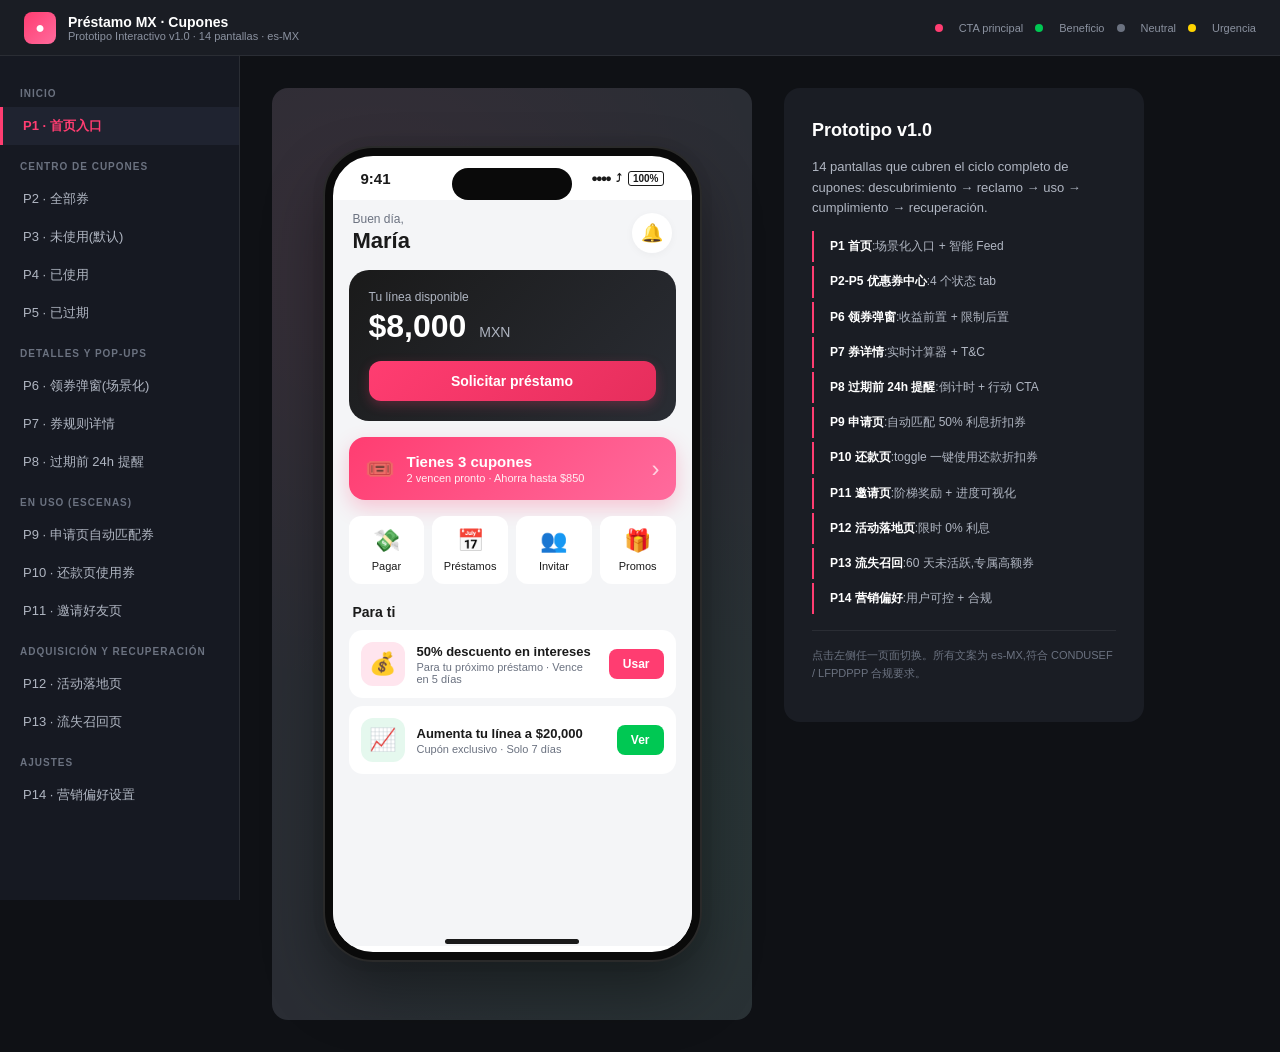
<file: coupon/prototype/index.html>
<!DOCTYPE html>
<html lang="es-MX">
<head>
<meta charset="UTF-8">
<meta name="viewport" content="width=1280, initial-scale=1">
<title>Préstamo APP · Cupones · Prototipo v1.0</title>
<link rel="stylesheet" href="styles.css">
</head>
<body>

<!-- ===================== 顶部说明栏 ===================== -->
<header class="topbar">
  <div class="brand">
    <div class="logo">●</div>
    <div>
      <div class="brand-title">Préstamo MX · Cupones</div>
      <div class="brand-sub">Prototipo Interactivo v1.0 · 14 pantallas · es-MX</div>
    </div>
  </div>
  <div class="legend">
    <span class="dot dot-pink"></span>CTA principal
    <span class="dot dot-green"></span>Beneficio
    <span class="dot dot-grey"></span>Neutral
    <span class="dot dot-yellow"></span>Urgencia
  </div>
</header>

<!-- ===================== 左侧导航 ===================== -->
<aside class="sidebar">
  <div class="nav-section">Inicio</div>
  <button class="nav-item" data-screen="home">P1 · 首页入口</button>

  <div class="nav-section">Centro de cupones</div>
  <button class="nav-item" data-screen="center-all">P2 · 全部券</button>
  <button class="nav-item" data-screen="center-unused">P3 · 未使用(默认)</button>
  <button class="nav-item" data-screen="center-used">P4 · 已使用</button>
  <button class="nav-item" data-screen="center-expired">P5 · 已过期</button>

  <div class="nav-section">Detalles y pop-ups</div>
  <button class="nav-item" data-screen="claim-modal">P6 · 领券弹窗(场景化)</button>
  <button class="nav-item" data-screen="rule-detail">P7 · 券规则详情</button>
  <button class="nav-item" data-screen="expiry-warning">P8 · 过期前 24h 提醒</button>

  <div class="nav-section">En uso (escenas)</div>
  <button class="nav-item" data-screen="apply-page">P9 · 申请页自动匹配券</button>
  <button class="nav-item" data-screen="repay-page">P10 · 还款页使用券</button>
  <button class="nav-item" data-screen="invite-page">P11 · 邀请好友页</button>

  <div class="nav-section">Adquisición y recuperación</div>
  <button class="nav-item" data-screen="campaign-landing">P12 · 活动落地页</button>
  <button class="nav-item" data-screen="recover-page">P13 · 流失召回页</button>

  <div class="nav-section">Ajustes</div>
  <button class="nav-item" data-screen="preferences">P14 · 营销偏好设置</button>
</aside>

<!-- ===================== 中央画板 ===================== -->
<main class="canvas">
  <div class="canvas-bg">
    <div class="iphone-frame" id="iphone-frame">
      <!-- iOS Status Bar -->
      <div class="status-bar">
        <span class="time">9:41</span>
        <div class="status-icons">
          <span class="signal">●●●●</span>
          <span class="wifi">⤴</span>
          <span class="battery">100%</span>
        </div>
      </div>

      <!-- 屏幕内容区域:所有 screen 在此切换 -->
      <div class="screen" id="screen">

        <!-- ============== P1 · 首页 ============== -->
        <div class="screen-page" data-page="home">
          <div class="home-header">
            <div class="home-greeting">
              <div class="small">Buen día,</div>
              <div class="big">María</div>
            </div>
            <div class="bell">🔔</div>
          </div>

          <div class="balance-card">
            <div class="balance-label">Tu línea disponible</div>
            <div class="balance-amount">$8,000 <span class="currency">MXN</span></div>
            <button class="btn-pink">Solicitar préstamo</button>
          </div>

          <!-- 场景化入口 · 我的优惠券(策略 1) -->
          <div class="coupon-entry" onclick="goScreen('center-unused')">
            <div class="coupon-entry-left">
              <div class="ticket-icon">🎟️</div>
              <div>
                <div class="ce-title">Tienes 3 cupones</div>
                <div class="ce-sub">2 vencen pronto · Ahorra hasta $850</div>
              </div>
            </div>
            <div class="arrow">›</div>
          </div>

          <!-- 快捷功能 -->
          <div class="quick-grid">
            <div class="quick-item"><div class="qi-icon">💸</div><div>Pagar</div></div>
            <div class="quick-item" onclick="goScreen('repay-page')"><div class="qi-icon">📅</div><div>Préstamos</div></div>
            <div class="quick-item" onclick="goScreen('invite-page')"><div class="qi-icon">👥</div><div>Invitar</div></div>
            <div class="quick-item" onclick="goScreen('campaign-landing')"><div class="qi-icon">🎁</div><div>Promos</div></div>
          </div>

          <!-- 场景化推荐 Feed(策略 2) -->
          <div class="section-title">Para ti</div>
          <div class="feed-card" onclick="goScreen('claim-modal')">
            <div class="feed-icon" style="background:#FFE5EE">💰</div>
            <div class="feed-body">
              <div class="feed-title">50% descuento en intereses</div>
              <div class="feed-sub">Para tu próximo préstamo · Vence en 5 días</div>
            </div>
            <button class="btn-mini-pink">Usar</button>
          </div>
          <div class="feed-card" onclick="goScreen('rule-detail')">
            <div class="feed-icon" style="background:#E5F8EE">📈</div>
            <div class="feed-body">
              <div class="feed-title">Aumenta tu línea a $20,000</div>
              <div class="feed-sub">Cupón exclusivo · Solo 7 días</div>
            </div>
            <button class="btn-mini-green">Ver</button>
          </div>

          <div class="home-spacer"></div>
        </div>

        <!-- ============== P2 · 全部券 ============== -->
        <div class="screen-page" data-page="center-all" style="display:none">
          <div class="nav-header">
            <div class="back">‹</div>
            <div class="title">Mis cupones</div>
            <div class="right-icon">⋯</div>
          </div>
          <div class="tab-row">
            <div class="tab active">Todos <span class="badge">5</span></div>
            <div class="tab">Sin usar <span class="badge">3</span></div>
            <div class="tab">Usados</div>
            <div class="tab">Vencidos</div>
          </div>

          <div class="coupon-card coupon-pink" onclick="goScreen('rule-detail')">
            <div class="cc-left">
              <div class="cc-value">$250 <span class="cc-cur">MXN</span></div>
              <div class="cc-label">de descuento</div>
            </div>
            <div class="cc-divider"></div>
            <div class="cc-right">
              <div class="cc-title">5% pronto pago</div>
              <div class="cc-sub">Paga antes del viernes</div>
              <div class="cc-meta">Vence en 2 días</div>
            </div>
          </div>

          <div class="coupon-card coupon-green" onclick="goScreen('rule-detail')">
            <div class="cc-left">
              <div class="cc-value">$20K <span class="cc-cur">MXN</span></div>
              <div class="cc-label">línea nueva</div>
            </div>
            <div class="cc-divider"></div>
            <div class="cc-right">
              <div class="cc-title">Aumento de línea</div>
              <div class="cc-sub">Solo por 7 días</div>
              <div class="cc-meta green">Recomendado para ti</div>
            </div>
          </div>

          <div class="coupon-card coupon-yellow">
            <div class="cc-left">
              <div class="cc-value">50%</div>
              <div class="cc-label">intereses</div>
            </div>
            <div class="cc-divider"></div>
            <div class="cc-right">
              <div class="cc-title">Descuento próximo préstamo</div>
              <div class="cc-sub">Aplica para $5,000+ · 14 días</div>
              <div class="cc-meta">5 días restantes</div>
            </div>
          </div>

          <div class="section-title small">Usados</div>
          <div class="coupon-card coupon-grey">
            <div class="cc-left"><div class="cc-value">$100</div><div class="cc-label">cashback</div></div>
            <div class="cc-divider"></div>
            <div class="cc-right">
              <div class="cc-title">Recompensa buen pagador</div>
              <div class="cc-sub">Usado el 12 ago 2026</div>
              <div class="cc-meta">$100 a tu cuenta</div>
            </div>
          </div>

          <div class="section-title small">Vencidos</div>
          <div class="coupon-card coupon-faded">
            <div class="cc-left"><div class="cc-value">10%</div><div class="cc-label">comisión</div></div>
            <div class="cc-divider"></div>
            <div class="cc-right">
              <div class="cc-title">Comisión cero</div>
              <div class="cc-sub">Venció el 5 ago 2026</div>
            </div>
          </div>
        </div>

        <!-- ============== P3 · 未使用（分临期/非临期）============== -->
        <div class="screen-page" data-page="center-unused" style="display:none">
          <div class="nav-header">
            <div class="back">‹</div>
            <div class="title">Sin usar</div>
            <div class="right-icon">⋯</div>
          </div>
          <div class="tab-row">
            <div class="tab">Todos</div>
            <div class="tab active">Sin usar <span class="badge">3</span></div>
            <div class="tab">Usados</div>
            <div class="tab">Vencidos</div>
          </div>

          <!-- ====== 区域 1：即将到期（≤ 7 天）====== -->
          <div class="section-header section-urgent" onclick="goScreen('expiry-warning')">
            <div class="sh-icon">🔥</div>
            <div class="sh-body">
              <div class="sh-title">即将到期 · Vencen pronto</div>
              <div class="sh-sub">2 cupones · quedan menos de 48 h</div>
            </div>
            <div class="sh-action">Ver todos ›</div>
          </div>

          <div class="coupon-card coupon-pink urgent-border" onclick="goScreen('apply-page')">
            <div class="cc-left"><div class="cc-value">$250</div><div class="cc-label">descuento</div></div>
            <div class="cc-divider"></div>
            <div class="cc-right">
              <div class="cc-title">5% pronto pago</div>
              <div class="cc-sub">Paga antes del viernes</div>
              <div class="cc-meta red">⚠ Vence en 2 días</div>
            </div>
          </div>

          <div class="coupon-card coupon-yellow urgent-border" onclick="goScreen('apply-page')">
            <div class="cc-left"><div class="cc-value">50%</div><div class="cc-label">intereses</div></div>
            <div class="cc-divider"></div>
            <div class="cc-right">
              <div class="cc-title">Descuento próximo préstamo</div>
              <div class="cc-sub">Para $5,000 MXN o más</div>
              <div class="cc-meta yellow">⚠ Vence en 5 días</div>
            </div>
          </div>

          <!-- ====== 区域 2：非临期（> 7 天）====== -->
          <div class="section-header section-normal">
            <div class="sh-icon">📋</div>
            <div class="sh-body">
              <div class="sh-title">常规券 · Para usar después</div>
              <div class="sh-sub">1 cupón · válido más de 7 días</div>
            </div>
          </div>

          <div class="coupon-card coupon-green" onclick="goScreen('recover-page')">
            <div class="cc-left"><div class="cc-value">$20K</div><div class="cc-label">línea</div></div>
            <div class="cc-divider"></div>
            <div class="cc-right">
              <div class="cc-title">Aumento de línea</div>
              <div class="cc-sub">Por buen historial</div>
              <div class="cc-meta green">Recomendado · 14 días</div>
            </div>
          </div>
        </div>

        <!-- ============== P4 · 已使用 ============== -->
        <div class="screen-page" data-page="center-used" style="display:none">
          <div class="nav-header">
            <div class="back">‹</div>
            <div class="title">Usados</div>
            <div class="right-icon">⋯</div>
          </div>
          <div class="tab-row">
            <div class="tab">Todos</div>
            <div class="tab">Sin usar</div>
            <div class="tab active">Usados</div>
            <div class="tab">Vencidos</div>
          </div>
          <div class="used-summary">
            <div class="us-num">5</div>
            <div class="us-label">cupones usados en 2026</div>
            <div class="us-saving">Has ahorrado <strong>$1,340 MXN</strong></div>
          </div>
          <div class="coupon-card coupon-grey">
            <div class="cc-left"><div class="cc-value">$100</div><div class="cc-label">cashback</div></div>
            <div class="cc-divider"></div>
            <div class="cc-right">
              <div class="cc-title">Buen pagador</div>
              <div class="cc-sub">Usado · 12 ago 2026</div>
            </div>
          </div>
          <div class="coupon-card coupon-grey">
            <div class="cc-left"><div class="cc-value">$200</div><div class="cc-label">invitación</div></div>
            <div class="cc-divider"></div>
            <div class="cc-right">
              <div class="cc-title">Recompensa · Diego</div>
              <div class="cc-sub">Usado · 28 jul 2026</div>
            </div>
          </div>
          <div class="coupon-card coupon-grey">
            <div class="cc-left"><div class="cc-value">$150</div><div class="cc-label">descuento</div></div>
            <div class="cc-divider"></div>
            <div class="cc-right">
              <div class="cc-title">Pronto pago · julio</div>
              <div class="cc-sub">Usado · 15 jul 2026</div>
            </div>
          </div>
        </div>

        <!-- ============== P5 · 已过期 ============== -->
        <div class="screen-page" data-page="center-expired" style="display:none">
          <div class="nav-header">
            <div class="back">‹</div>
            <div class="title">Vencidos</div>
            <div class="right-icon">⋯</div>
          </div>
          <div class="tab-row">
            <div class="tab">Todos</div>
            <div class="tab">Sin usar</div>
            <div class="tab">Usados</div>
            <div class="tab active">Vencidos</div>
          </div>
          <div class="expired-tip">
            <div class="et-icon">💡</div>
            <div>
              <div class="et-title">Activa las notificaciones</div>
              <div class="et-sub">Te avisamos 24 h antes de que un cupón venza.</div>
              <button class="btn-link" onclick="goScreen('preferences')">Activar →</button>
            </div>
          </div>
          <div class="coupon-card coupon-faded">
            <div class="cc-left"><div class="cc-value">10%</div><div class="cc-label">comisión</div></div>
            <div class="cc-divider"></div>
            <div class="cc-right">
              <div class="cc-title">Comisión cero</div>
              <div class="cc-sub">Venció el 5 ago 2026</div>
            </div>
          </div>
          <div class="coupon-card coupon-faded">
            <div class="cc-left"><div class="cc-value">50%</div><div class="cc-label">intereses</div></div>
            <div class="cc-divider"></div>
            <div class="cc-right">
              <div class="cc-title">Descuento aniversario</div>
              <div class="cc-sub">Venció el 1 ago 2026</div>
            </div>
          </div>
        </div>

        <!-- ============== P6 · 领券弹窗 ============== -->
        <div class="screen-page" data-page="claim-modal" style="display:none">
          <div class="modal-backdrop">
            <div class="modal-card">
              <div class="modal-illust">🎉</div>
              <div class="modal-eyebrow">Regalo para tu próximo préstamo</div>
              <div class="modal-title">50% descuento en intereses</div>
              <div class="modal-sub">Ahorra hasta <strong>$1,250 MXN</strong> en tu próximo préstamo de $5,000+</div>

              <div class="modal-benefits">
                <div class="mb-item">✓ Vence en 14 días</div>
                <div class="mb-item">✓ Aplica para $5,000 MXN o más</div>
                <div class="mb-item">✓ Se aplica automáticamente al pagar</div>
              </div>

              <div class="modal-terms">
                <span class="info-icon">ⓘ</span>
                <span>Aplica condiciones. <a href="#" onclick="event.stopPropagation();goScreen('rule-detail')">Ver T&C</a></span>
              </div>

              <button class="btn-pink btn-full">Reclamar cupón</button>
              <button class="btn-text" onclick="goScreen('home')">Ahora no</button>
            </div>
          </div>
        </div>

        <!-- ============== P7 · 券规则详情 ============== -->
        <div class="screen-page" data-page="rule-detail" style="display:none">
          <div class="nav-header">
            <div class="back" onclick="goScreen('center-unused')">‹</div>
            <div class="title">Detalles del cupón</div>
            <div class="right-icon">ⓘ</div>
          </div>

          <div class="hero-coupon">
            <div class="hc-value">50%</div>
            <div class="hc-label">de descuento en intereses</div>
            <div class="hc-save">Ahorra hasta <strong>$1,250 MXN</strong></div>
          </div>

          <div class="meta-row">
            <div class="meta-cell">
              <div class="mc-label">Vence</div>
              <div class="mc-value">30 ago · 23:59</div>
            </div>
            <div class="meta-cell">
              <div class="mc-label">Mínimo</div>
              <div class="mc-value">$5,000 MXN</div>
            </div>
          </div>

          <div class="section-title small">Calcula tu ahorro</div>
          <div class="calc-box">
            <div class="cb-row">
              <span>Monto del préstamo</span>
              <span class="cb-amount">$8,000</span>
            </div>
            <div class="cb-row">
              <span>Interés normal (14 días)</span>
              <span class="cb-amount">$560</span>
            </div>
            <div class="cb-row highlight">
              <span>Con este cupón (−50%)</span>
              <span class="cb-amount green">−$280</span>
            </div>
            <div class="cb-row total">
              <span>Total a pagar</span>
              <span class="cb-amount">$8,280</span>
            </div>
          </div>

          <div class="section-title small">Cómo usarlo</div>
          <div class="step-list">
            <div class="step-item"><span class="step-num">1</span>Solicita un préstamo de $5,000+ antes del 30 ago</div>
            <div class="step-item"><span class="step-num">2</span>El descuento se aplica automáticamente</div>
            <div class="step-item"><span class="step-num">3</span>¡Listo! Pagas solo la mitad de intereses</div>
          </div>

          <div class="section-title small">Términos y condiciones</div>
          <div class="tc-box">
            <p>• Aplica para préstamos nuevos entre el 17 ago y 30 ago 2026.</p>
            <p>• Monto mínimo $5,000 MXN, máximo $25,000 MXN.</p>
            <p>• No acumulable con otros descuentos de intereses.</p>
            <p>• CAT promedio sin IVA: 95.5% — Con descuento: 47.7%.</p>
            <p>• Aplica condiciones. Sujeto a aprobación crediticia.</p>
            <p>• Uniconsult México, S.A. de C.V. · CONDUSEF.</p>
          </div>

          <button class="btn-pink btn-full" onclick="goScreen('apply-page')">Usar este cupón</button>
          <div class="home-spacer"></div>
        </div>

        <!-- ============== P8 · 过期前 24h 提醒 ============== -->
        <div class="screen-page" data-page="expiry-warning" style="display:none">
          <div class="modal-backdrop">
            <div class="modal-card">
              <div class="modal-illust">⏰</div>
              <div class="modal-eyebrow yellow-tag">¡Última oportunidad!</div>
              <div class="modal-title">Tu cupón vence en 24 h</div>
              <div class="modal-sub"><strong>5% pronto pago</strong> · te ahorra $250 MXN</div>

              <div class="countdown">
                <div class="cd-cell"><div class="cd-num">23</div><div class="cd-lab">h</div></div>
                <div class="cd-cell"><div class="cd-num">47</div><div class="cd-lab">min</div></div>
                <div class="cd-cell"><div class="cd-num">12</div><div class="cd-lab">s</div></div>
              </div>

              <div class="modal-benefits">
                <div class="mb-item">✓ Paga antes del viernes a las 23:59</div>
                <div class="mb-item">✓ Aplica a tu préstamo activo de $5,000 MXN</div>
                <div class="mb-item">✓ Sin cláusulas ocultas</div>
              </div>

              <button class="btn-pink btn-full" onclick="goScreen('repay-page')">Pagar ahora y usar cupón</button>
              <button class="btn-text">Recordar en 1 h</button>
            </div>
          </div>
        </div>

        <!-- ============== P9 · 申请贷款页(不自动选中) ============== -->
        <div class="screen-page" data-page="apply-page" style="display:none">
          <div class="nav-header">
            <div class="back" onclick="goScreen('home')">‹</div>
            <div class="title">Solicitar préstamo</div>
            <div class="right-icon">?</div>
          </div>

          <!-- 场景化券提示(策略 1.1 · 不自动选中) -->
          <div class="match-banner selectable" onclick="goScreen('center-unused')">
            <div class="mb-icon">🎟️</div>
            <div class="mb-body">
              <div class="mb-eyebrow">Tienes 1 cupón disponible</div>
              <div class="mb-title">50% descuento en intereses</div>
              <div class="mb-save">Usa este cupón para ahorrar $280 MXN de intereses</div>
            </div>
            <div class="mb-select-btn">Elegir</div>
          </div>

          <div class="amount-card">
            <div class="ac-label">¿Cuánto necesitas?</div>
            <div class="ac-amount">$8,000 <span class="currency">MXN</span></div>
            <div class="ac-range">
              <div class="range-track"><div class="range-fill" style="width:60%"></div><div class="range-thumb"></div></div>
              <div class="range-labels"><span>$2,000</span><span>$20,000</span></div>
            </div>
          </div>

          <div class="field-row">
            <div class="fr-label">Plazo</div>
            <div class="fr-pills">
              <div class="pill">7 días</div>
              <div class="pill active">14 días</div>
              <div class="pill">30 días</div>
            </div>
          </div>

          <!-- 用券省息提示（仅显示节省的利息，不显示总金额/总利息） -->
          <div class="coupon-saving-tip">
            <div class="cst-icon">💡</div>
            <div class="cst-text">Si usas el cupón, pagarás <span class="cst-amount">$280 MXN</span> menos de intereses</div>
          </div>

          <!-- CAT 披露（合规必带） -->
          <div class="cat-box">
            <div class="cat-row"><span>CAT</span><span class="cat-val">47.7% sin IVA</span></div>
            <div class="cat-tip">Aplica condiciones. Sujeto a aprobación crediticia.</div>
          </div>

          <button class="btn-pink btn-full">Continuar sin cupón</button>
          <button class="btn-text" onclick="goScreen('center-unused')">Elegir otro cupón</button>
          <div class="home-spacer"></div>
        </div>

        <!-- ============== P10 · 还款页(使用券) ============== -->
        <div class="screen-page" data-page="repay-page" style="display:none">
          <div class="nav-header">
            <div class="back" onclick="goScreen('home')">‹</div>
            <div class="title">Pagar préstamo</div>
            <div class="right-icon">?</div>
          </div>

          <!-- 场景化券匹配(策略 1.2) -->
          <div class="match-banner green-bg">
            <div class="mb-icon">🎟️</div>
            <div class="mb-body">
              <div class="mb-eyebrow">Cupón listo para usar</div>
              <div class="mb-title">5% pronto pago</div>
              <div class="mb-save">Paga $4,750 en vez de $5,000</div>
            </div>
            <div class="toggle on"><div class="tg-knob"></div></div>
          </div>

          <div class="repay-card">
            <div class="rc-title">Tu préstamo activo</div>
            <div class="rc-line"><span>Monto original</span><span class="rc-amt">$5,000</span></div>
            <div class="rc-line"><span>Interés</span><span class="rc-amt">$200</span></div>
            <div class="rc-line red"><span>Cupón 5% pronto pago</span><span class="rc-amt">−$250</span></div>
            <div class="rc-divider"></div>
            <div class="rc-line big"><span>Total a pagar hoy</span><span class="rc-amt">$4,750</span></div>
            <div class="rc-tip">Vence el viernes 18 ago · 23:59</div>
          </div>

          <div class="method-section">
            <div class="ms-title">Método de pago</div>
            <div class="method-item active"><div class="mi-icon">💳</div><div class="mi-name">Tarjeta •••• 4521</div><div class="mi-check">✓</div></div>
            <div class="method-item"><div class="mi-icon">🏪</div><div class="mi-name">Efectivo en OXXO</div><div class="mi-arrow">›</div></div>
            <div class="method-item"><div class="mi-icon">🏦</div><div class="mi-name">Transferencia SPEI</div><div class="mi-arrow">›</div></div>
          </div>

          <button class="btn-pink btn-full">Confirmar pago de $4,750</button>
          <div class="home-spacer"></div>
        </div>

        <!-- ============== P11 · 邀请好友 ============== -->
        <div class="screen-page" data-page="invite-page" style="display:none">
          <div class="nav-header">
            <div class="back" onclick="goScreen('home')">‹</div>
            <div class="title">Invita y gana</div>
            <div class="right-icon">?</div>
          </div>

          <div class="invite-hero">
            <div class="ih-emoji">🎁</div>
            <div class="ih-title">Tú y tu amigo ganan $200</div>
            <div class="ih-sub">Cuando tu amigo solicite y se apruebe su primer préstamo</div>
          </div>

          <div class="invite-progress">
            <div class="ip-label">Progreso · Nivel Bronce</div>
            <div class="ip-bar"><div class="ip-fill" style="width:40%"></div></div>
            <div class="ip-text">2 de 5 amigos · <strong>+$600 MXN</strong> restantes</div>
            <div class="ip-tiers">
              <div class="tier done">1 amigo · $200</div>
              <div class="tier done">3 amigos · $500</div>
              <div class="tier active">5 amigos · $1,000</div>
              <div class="tier">10 amigos · $2,500 VIP</div>
            </div>
          </div>

          <div class="invite-actions">
            <button class="btn-pink btn-full">Compartir mi enlace</button>
            <div class="ia-secondary">
              <button class="btn-outline">📱 WhatsApp</button>
              <button class="btn-outline">📋 Copiar</button>
            </div>
          </div>

          <div class="section-title small">Tus invitaciones</div>
          <div class="inv-row done"><div class="ir-avatar">DR</div><div class="ir-info"><div class="ir-name">Diego R.</div><div class="ir-status green">✓ Aprobado · 28 jul</div></div><div class="ir-amt green">+$200</div></div>
          <div class="inv-row done"><div class="ir-avatar">LM</div><div class="ir-info"><div class="ir-name">Lucía M.</div><div class="ir-status green">✓ Aprobado · 15 jul</div></div><div class="ir-amt green">+$200</div></div>
          <div class="inv-row pending"><div class="ir-avatar">CF</div><div class="ir-info"><div class="ir-name">Carlos F.</div><div class="ir-status">⏳ En revisión</div></div><div class="ir-amt">+$200</div></div>
          <div class="inv-row pending"><div class="ir-avatar">VR</div><div class="ir-info"><div class="ir-name">Valeria R.</div><div class="ir-status">⏳ Pendiente de préstamo</div></div><div class="ir-amt">+$200</div></div>

          <div class="tc-box small-tc">
            <p>• Máximo 5 invitaciones con recompensa por mes.</p>
            <p>• La recompensa se acredita en máximo 1 minuto tras el primer préstamo aprobado.</p>
            <p>• Aplica condiciones. CONDUSEF.</p>
          </div>
          <div class="home-spacer"></div>
        </div>

        <!-- ============== P12 · 活动落地页 ============== -->
        <div class="screen-page" data-page="campaign-landing" style="display:none">
          <div class="nav-header dark">
            <div class="back white">‹</div>
            <div class="title white">Promo</div>
            <div class="right-icon white">⋯</div>
          </div>

          <div class="campaign-hero">
            <div class="ch-bg"></div>
            <div class="ch-eyebrow">⚡限时 · Solo 48 horas</div>
            <div class="ch-title">0% interés los primeros 14 días</div>
            <div class="ch-sub">Solicita entre $5,000 y $25,000 MXN</div>
            <div class="ch-clock">
              <div class="clk-cell"><div class="clk-num">01</div><div class="clk-lab">días</div></div>
              <div class="clk-cell"><div class="clk-num">23</div><div class="clk-lab">h</div></div>
              <div class="clk-cell"><div class="clk-num">47</div><div class="clk-lab">min</div></div>
            </div>
          </div>

          <div class="campaign-body">
            <div class="section-title">¿Cómo funciona?</div>
            <div class="step-list">
              <div class="step-item"><span class="step-num">1</span>Solicita tu préstamo con el cupón ya aplicado</div>
              <div class="step-item"><span class="step-num">2</span>0% de interés durante los primeros 14 días</div>
              <div class="step-item"><span class="step-num">3</span>Después del día 14, interés normal (CAT 95.5%)</div>
            </div>

            <div class="section-title">Lo que dicen los usuarios</div>
            <div class="testimonial">
              <div class="t-quote">"Pedí $10,000 y aproveché los 14 días sin interés para juntar el pago. ¡Excelente!"</div>
              <div class="t-author">— Roberto M., Monterrey</div>
            </div>

            <div class="section-title small">Términos</div>
            <div class="tc-box">
              <p>• "0% interés" aplica solo a los primeros 14 días desde la fecha de desembolso. Después del día 14, se cobra interés ordinario (Tasa anual fija 95.5% sin IVA).</p>
              <p>• CAT promedio: 95.5% sin IVA. Vigencia: 17-19 ago 2026.</p>
              <p>• Aplica condiciones. Sujeto a aprobación crediticia. CONDUSEF.</p>
            </div>

            <button class="btn-pink btn-full" onclick="goScreen('apply-page')">Aprovechar ahora</button>
            <button class="btn-text">No me interesa</button>
          </div>
          <div class="home-spacer"></div>
        </div>

        <!-- ============== P13 · 流失召回页 ============== -->
        <div class="screen-page" data-page="recover-page" style="display:none">
          <div class="nav-header">
            <div class="back" onclick="goScreen('home')">‹</div>
            <div class="title">Te extrañamos, María</div>
            <div class="right-icon">?</div>
          </div>

          <div class="recover-hero">
            <div class="rh-emoji">👋</div>
            <div class="rh-title">Tu línea te está esperando</div>
            <div class="rh-sub">Han pasado 60 días desde tu último préstamo. Hiciste un gran trabajo pagando a tiempo.</div>
          </div>

          <div class="recover-offer">
            <div class="ro-tag">Oferta personalizada</div>
            <div class="ro-line">$8,000 <span class="currency">MXN</span> → <span class="green">$12,000 MXN</span></div>
            <div class="ro-sub">Línea aumentada + 0% interés por 14 días</div>
            <div class="ro-bonus">+$200 MXN cashback si pagas puntual</div>
          </div>

          <div class="section-title small">¿Por qué volver?</div>
            <div class="benefit-row">
              <div class="br-icon" style="background:#FFE5EE">💰</div>
              <div>
                <div class="br-title">Línea más alta</div>
                <div class="br-sub">Porque pagaste puntual — te premiamos.</div>
              </div>
            </div>
            <div class="benefit-row">
              <div class="br-icon" style="background:#E5F8EE">⏰</div>
              <div>
                <div class="br-title">0% interés por 14 días</div>
                <div class="br-sub">Tienes 2 semanas para pagar sin intereses.</div>
              </div>
            </div>
            <div class="benefit-row">
              <div class="br-icon" style="background:#FFF8E1">🎁</div>
              <div>
                <div class="br-title">+$200 cashback</div>
                <div class="br-sub">Recompensa por ser buen pagador.</div>
              </div>
            </div>

          <button class="btn-pink btn-full" onclick="goScreen('apply-page')">Reactivar mi línea</button>
          <button class="btn-text">No gracias, cerrar oferta</button>

          <div class="tc-box small-tc">
            <p>• Oferta válida 7 días desde la emisión.</p>
            <p>• CAT promedio: 95.5% sin IVA. Después del día 14 aplica interés ordinario.</p>
            <p>• Aplica condiciones. CONDUSEF.</p>
          </div>
          <div class="home-spacer"></div>
        </div>

        <!-- ============== P14 · 营销偏好 ============== -->
        <div class="screen-page" data-page="preferences" style="display:none">
          <div class="nav-header">
            <div class="back" onclick="goScreen('home')">‹</div>
            <div class="title">Preferencias de marketing</div>
            <div class="right-icon"></div>
          </div>

          <div class="prefs-section">
            <div class="ps-title">Canales</div>

            <div class="pref-row">
              <div>
                <div class="pr-name">Notificaciones APP</div>
                <div class="pr-sub">Recomendado · menos ruido</div>
              </div>
              <div class="toggle on"><div class="tg-knob"></div></div>
            </div>

            <div class="pref-row">
              <div>
                <div class="pr-name">WhatsApp</div>
                <div class="pr-sub">Recordatorios de pago y cupones</div>
              </div>
              <div class="toggle on"><div class="tg-knob"></div></div>
            </div>

            <div class="pref-row">
              <div>
                <div class="pr-name">Push notifications</div>
                <div class="pr-sub">Cupones y vencimientos</div>
              </div>
              <div class="toggle on"><div class="tg-knob"></div></div>
            </div>

            <div class="pref-row">
              <div>
                <div class="pr-name">Email</div>
                <div class="pr-sub">Resumen mensual y promociones</div>
              </div>
              <div class="toggle"><div class="tg-knob"></div></div>
            </div>

            <div class="pref-row">
              <div>
                <div class="pr-name">SMS</div>
                <div class="pr-sub">Solo eventos críticos (pago atrasado)</div>
              </div>
              <div class="toggle on"><div class="tg-knob"></div></div>
            </div>
          </div>

          <div class="prefs-section">
            <div class="ps-title">Categorías de cupones</div>

            <div class="pref-row">
              <div>
                <div class="pr-name">Descuentos en intereses</div>
                <div class="pr-sub">Recomendado</div>
              </div>
              <div class="toggle on"><div class="tg-knob"></div></div>
            </div>

            <div class="pref-row">
              <div>
                <div class="pr-name">Aumentos de línea</div>
                <div class="pr-sub">Recomendado</div>
              </div>
              <div class="toggle on"><div class="tg-knob"></div></div>
            </div>

            <div class="pref-row">
              <div>
                <div class="pr-name">Pronto pago</div>
                <div class="pr-sub"></div>
              </div>
              <div class="toggle on"><div class="tg-knob"></div></div>
            </div>

            <div class="pref-row">
              <div>
                <div class="pr-name">Cashback</div>
                <div class="pr-sub"></div>
              </div>
              <div class="toggle on"><div class="tg-knob"></div></div>
            </div>

            <div class="pref-row">
              <div>
                <div class="pr-name">Invitaciones</div>
                <div class="pr-sub"></div>
              </div>
              <div class="toggle"><div class="tg-knob"></div></div>
            </div>
          </div>

          <div class="prefs-section">
            <div class="ps-title">Horario silencioso</div>
            <div class="pref-row">
              <div>
                <div class="pr-name">No molestar</div>
                <div class="pr-sub">22:00 — 08:00</div>
              </div>
              <div class="toggle on"><div class="tg-knob"></div></div>
            </div>
          </div>

          <div class="privacy-note">
            <span class="info-icon">🔒</span>
            <span>Puedes cambiar estas preferencias en cualquier momento. Tus datos están protegidos por la LFPDPPP. <a href="#">Política de privacidad</a></span>
          </div>

          <div class="home-spacer"></div>
        </div>

      </div>

      <!-- iOS Home Indicator -->
      <div class="home-indicator"></div>
    </div>
  </div>

  <div class="canvas-info">
    <h2>Prototipo v1.0</h2>
    <p>14 pantallas que cubren el ciclo completo de cupones: descubrimiento → reclamo → uso → cumplimiento → recuperación.</p>
    <ul>
      <li><strong>P1 首页</strong>:场景化入口 + 智能 Feed</li>
      <li><strong>P2-P5 优惠券中心</strong>:4 个状态 tab</li>
      <li><strong>P6 领券弹窗</strong>:收益前置 + 限制后置</li>
      <li><strong>P7 券详情</strong>:实时计算器 + T&C</li>
      <li><strong>P8 过期前 24h 提醒</strong>:倒计时 + 行动 CTA</li>
      <li><strong>P9 申请页</strong>:自动匹配 50% 利息折扣券</li>
      <li><strong>P10 还款页</strong>:toggle 一键使用还款折扣券</li>
      <li><strong>P11 邀请页</strong>:阶梯奖励 + 进度可视化</li>
      <li><strong>P12 活动落地页</strong>:限时 0% 利息</li>
      <li><strong>P13 流失召回</strong>:60 天未活跃,专属高额券</li>
      <li><strong>P14 营销偏好</strong>:用户可控 + 合规</li>
    </ul>
    <p class="canvas-foot">点击左侧任一页面切换。所有文案为 es-MX,符合 CONDUSEF / LFPDPPP 合规要求。</p>
  </div>
</main>

<script src="app.js"></script>
</body>
</html>
</file>
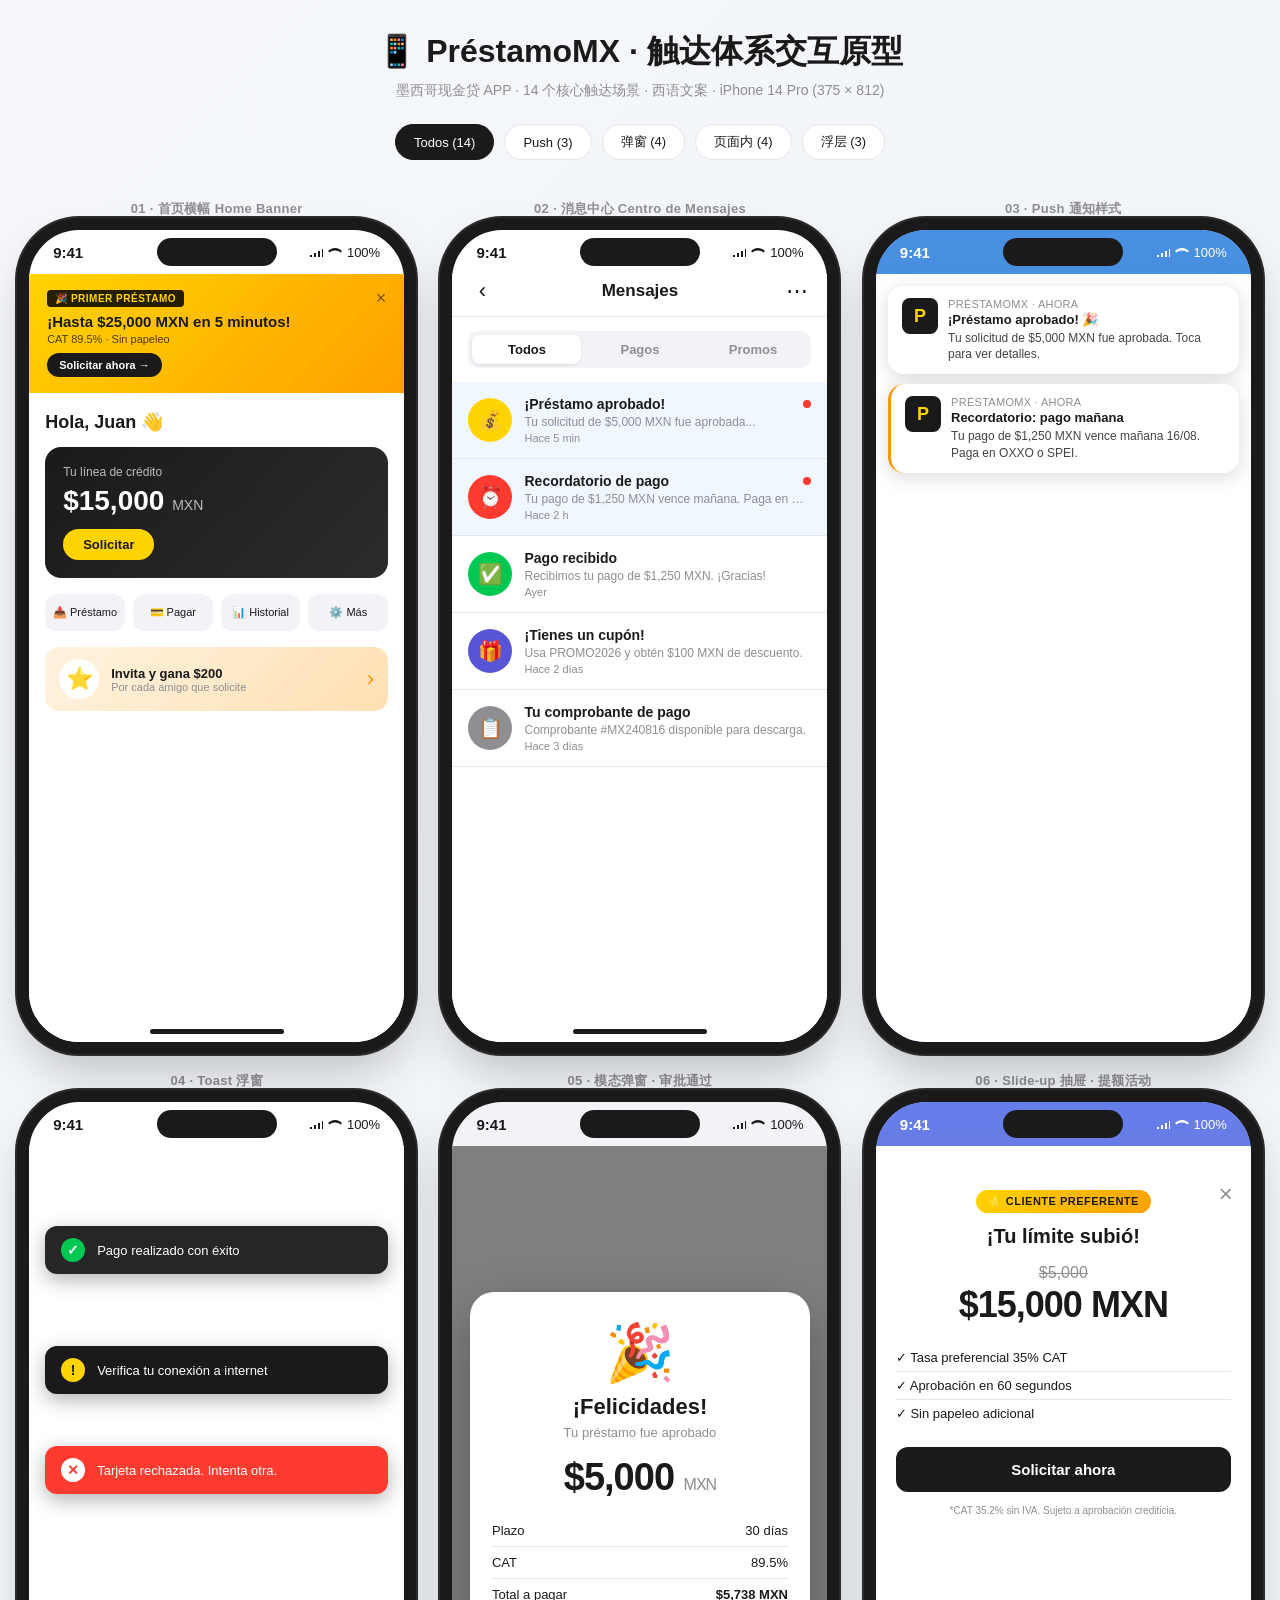
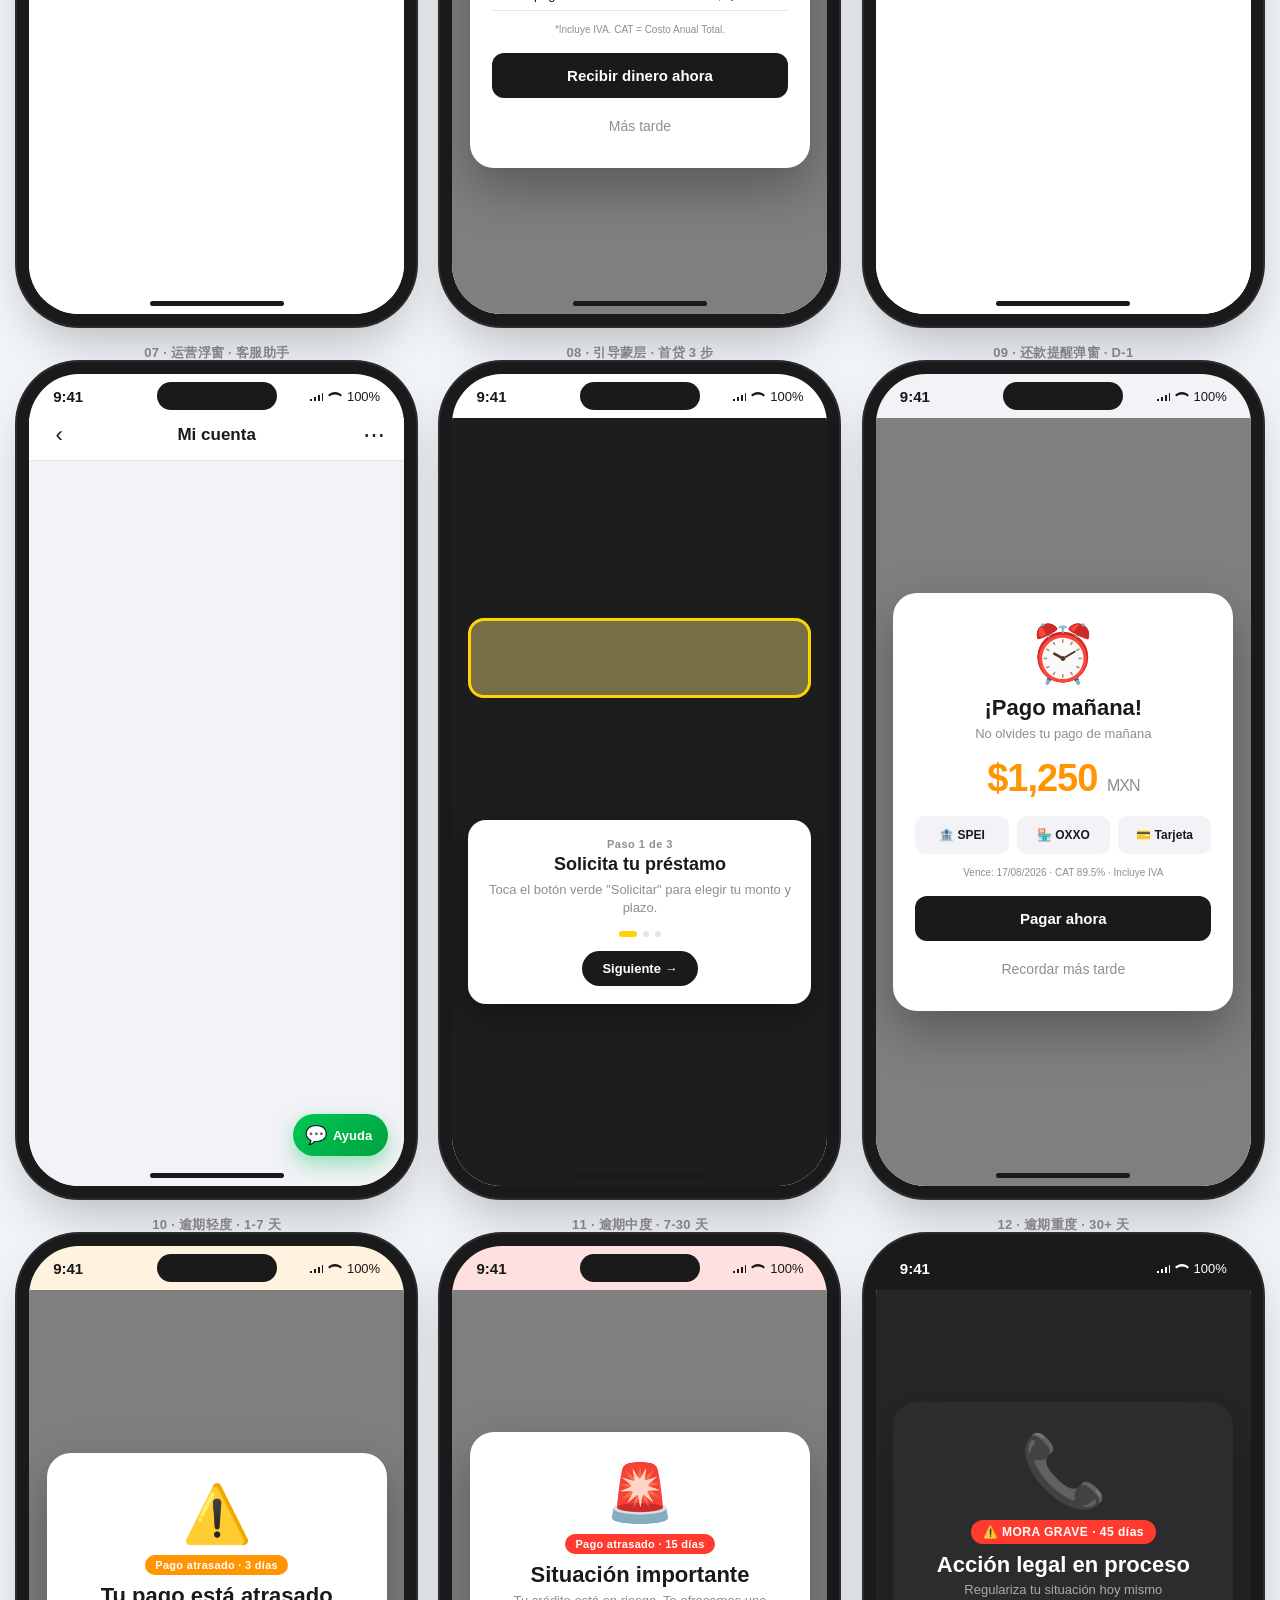
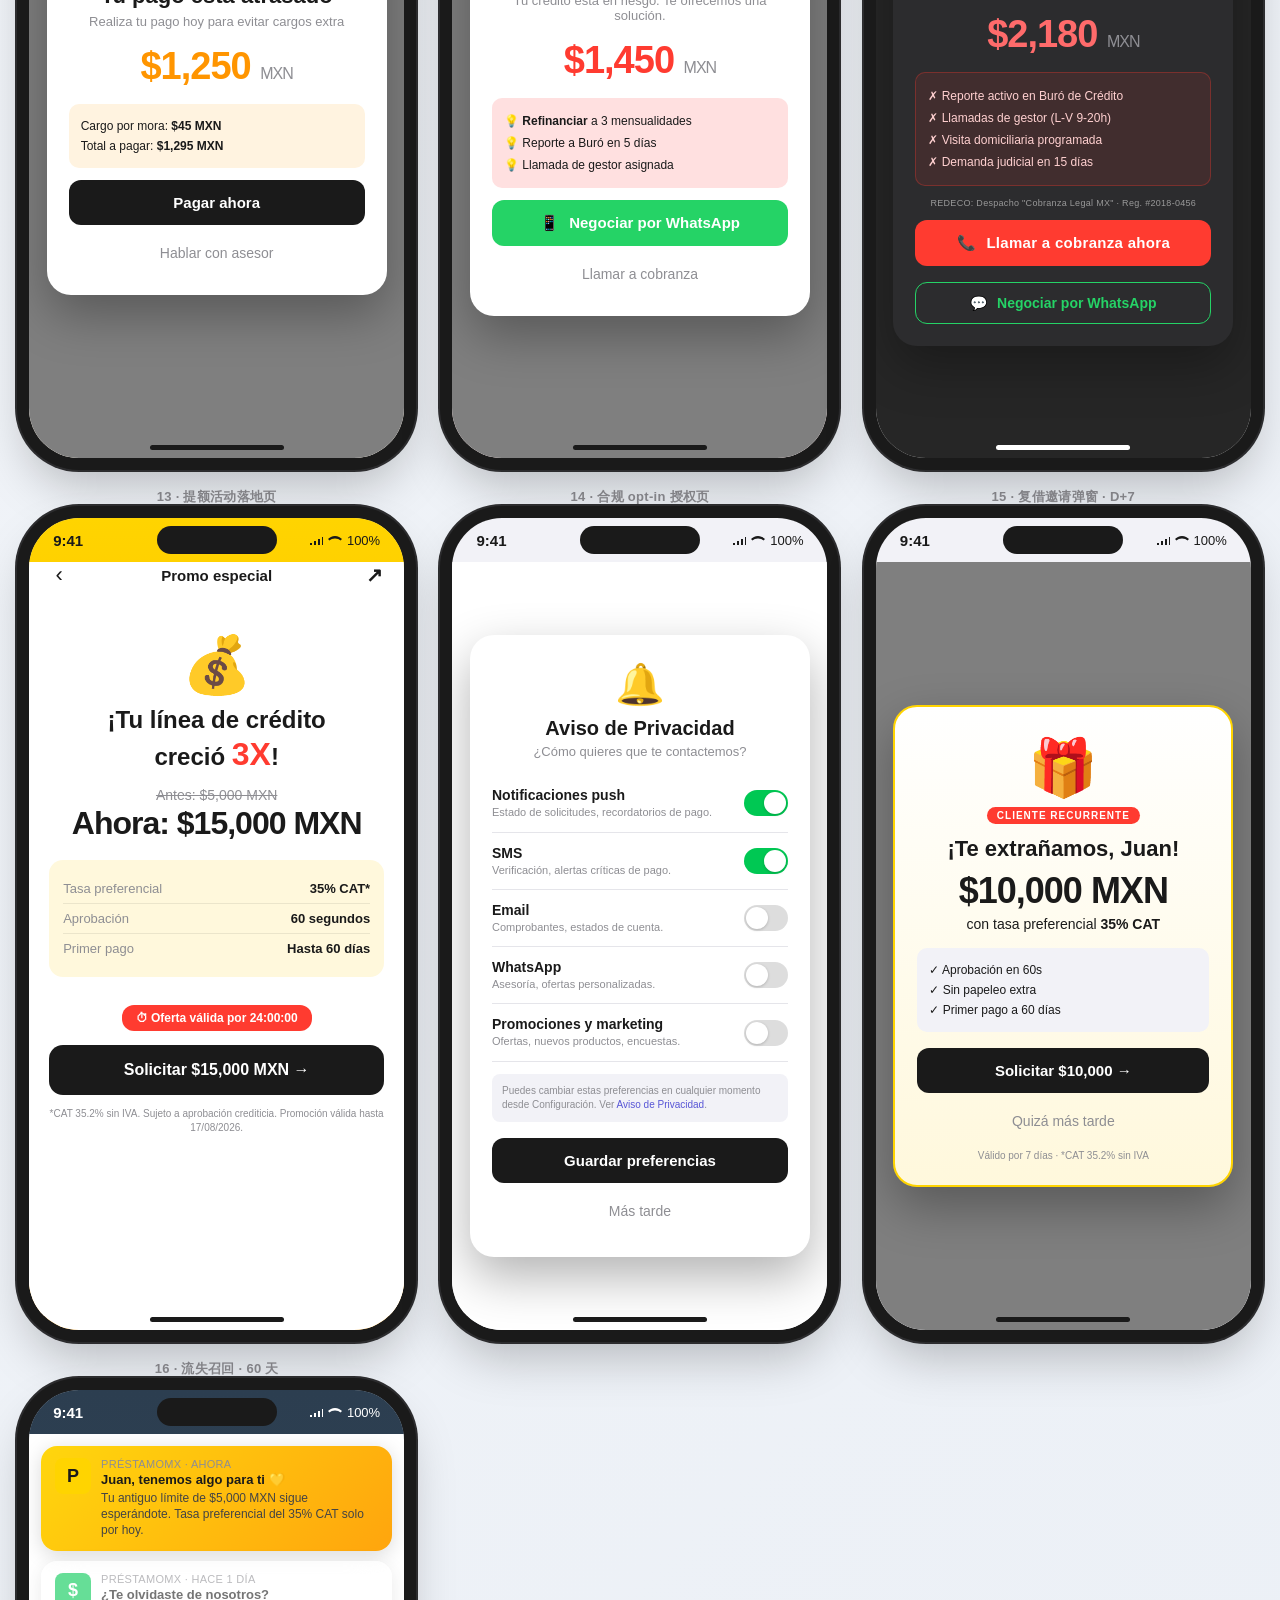
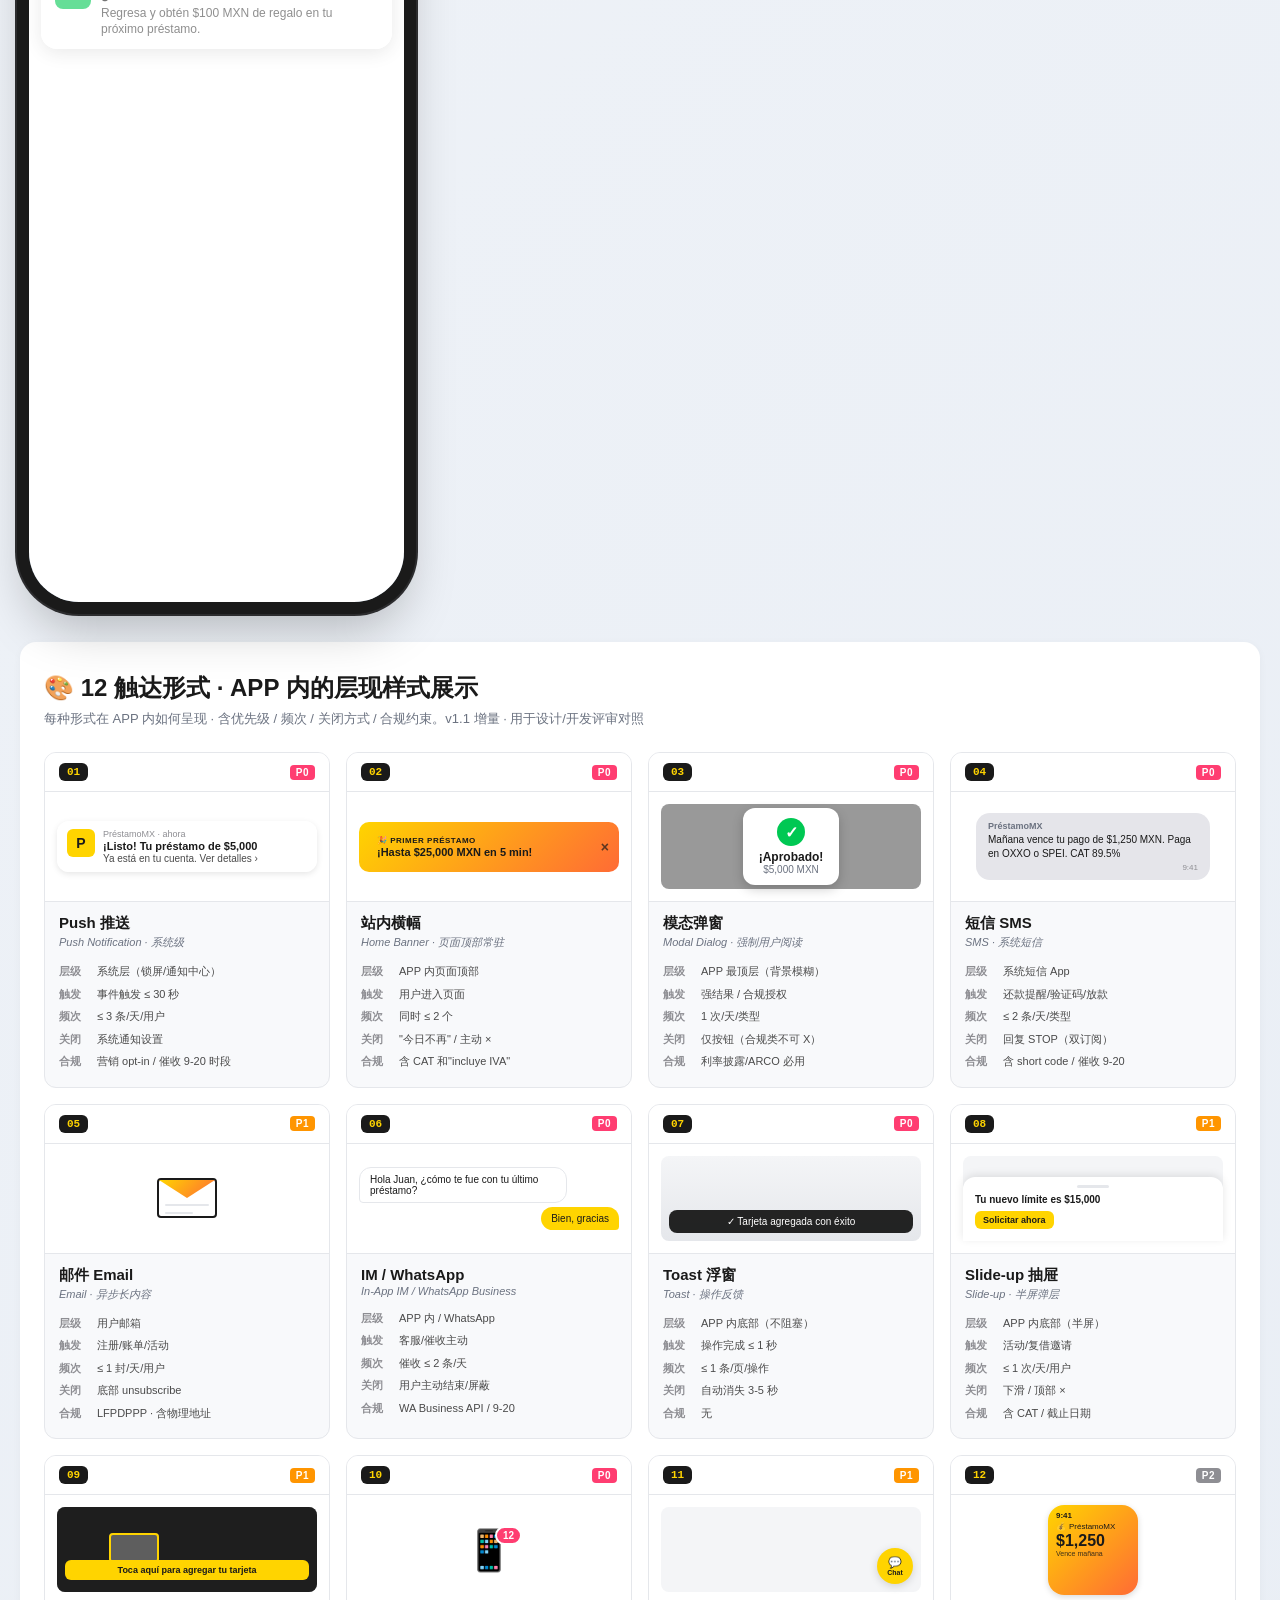
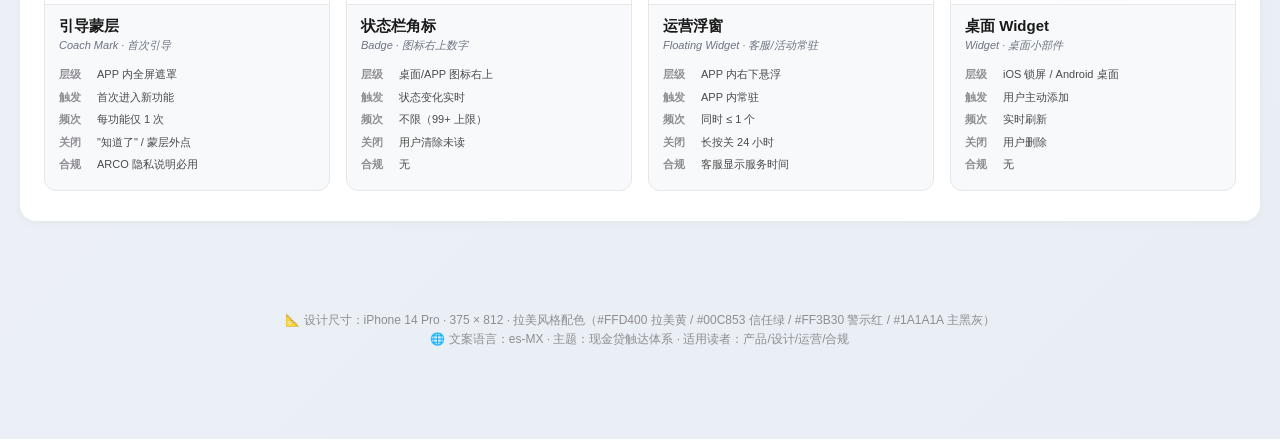
<file: info/prototype/index.html>
<!DOCTYPE html>
<html lang="es-MX">
<head>
<meta charset="UTF-8">
<meta name="viewport" content="width=device-width, initial-scale=1.0">
<title>PréstamoMX · Prototipo de Notificaciones y Mensajería</title>
<link rel="stylesheet" href="style.css">
</head>
<body>
<div class="page-header">
  <h1>📱 PréstamoMX · 触达体系交互原型</h1>
  <p class="subtitle">墨西哥现金贷 APP · 14 个核心触达场景 · 西语文案 · iPhone 14 Pro (375 × 812)</p>
  <div class="filter-bar">
    <button class="filter-btn active" data-filter="all">Todos (14)</button>
    <button class="filter-btn" data-filter="push">Push (3)</button>
    <button class="filter-btn" data-filter="modal">弹窗 (4)</button>
    <button class="filter-btn" data-filter="inline">页面内 (4)</button>
    <button class="filter-btn" data-filter="overlay">浮层 (3)</button>
  </div>
</div>

<div class="grid" id="grid">

  <!-- 1. 首页横幅 -->
  <div class="phone" data-type="inline">
    <div class="phone-label">01 · 首页横幅 Home Banner</div>
    <div class="device">
      <div class="notch"></div>
      <div class="status-bar">
        <span>9:41</span>
        <span class="status-icons">
          <svg width="14" height="10" viewBox="0 0 14 10"><path d="M1 8h2v2H1zm4-2h2v4H5zm4-2h2v6H9zm4-2h2v8h-2z" fill="#1a1a1a"/></svg>
          <svg width="14" height="10" viewBox="0 0 14 10"><path d="M7 1C4 1 1.5 2.5 0 4l1.5 1.5C2.7 4.3 4.7 3.5 7 3.5s4.3.8 5.5 2L14 4C12.5 2.5 10 1 7 1z" fill="#1a1a1a"/></svg>
          <span class="battery">100%</span>
        </span>
      </div>
      <div class="screen">
        <div class="home-banner">
          <div class="banner-content">
            <div class="banner-tag">🎉 PRIMER PRÉSTAMO</div>
            <div class="banner-title">¡Hasta $25,000 MXN en 5 minutos!</div>
            <div class="banner-desc">CAT 89.5% · Sin papeleo</div>
            <button class="banner-cta">Solicitar ahora →</button>
          </div>
          <div class="banner-close">×</div>
        </div>
        <div class="home-content">
          <div class="greeting">Hola, Juan 👋</div>
          <div class="balance-card">
            <div class="balance-label">Tu línea de crédito</div>
            <div class="balance-amount">$15,000 <span>MXN</span></div>
            <div class="balance-cta">Solicitar</div>
          </div>
          <div class="quick-actions">
            <div class="action">📥 Préstamo</div>
            <div class="action">💳 Pagar</div>
            <div class="action">📊 Historial</div>
            <div class="action">⚙️ Más</div>
          </div>
          <div class="promo-strip">
            <div class="promo-icon">⭐</div>
            <div>
              <div class="promo-title">Invita y gana $200</div>
              <div class="promo-sub">Por cada amigo que solicite</div>
            </div>
            <div class="promo-arrow">›</div>
          </div>
        </div>
        <div class="home-indicator"></div>
      </div>
    </div>
  </div>

  <!-- 2. 消息中心 -->
  <div class="phone" data-type="inline">
    <div class="phone-label">02 · 消息中心 Centro de Mensajes</div>
    <div class="device">
      <div class="notch"></div>
      <div class="status-bar">
        <span>9:41</span>
        <span class="status-icons">
          <svg width="14" height="10" viewBox="0 0 14 10"><path d="M1 8h2v2H1zm4-2h2v4H5zm4-2h2v6H9zm4-2h2v8h-2z" fill="#1a1a1a"/></svg>
          <svg width="14" height="10" viewBox="0 0 14 10"><path d="M7 1C4 1 1.5 2.5 0 4l1.5 1.5C2.7 4.3 4.7 3.5 7 3.5s4.3.8 5.5 2L14 4C12.5 2.5 10 1 7 1z" fill="#1a1a1a"/></svg>
          <span class="battery">100%</span>
        </span>
      </div>
      <div class="screen">
        <div class="page-header-mini">
          <div class="back">‹</div>
          <div class="title">Mensajes</div>
          <div class="more">⋯</div>
        </div>
        <div class="msg-tabs">
          <div class="msg-tab active">Todos</div>
          <div class="msg-tab">Pagos</div>
          <div class="msg-tab">Promos</div>
        </div>
        <div class="msg-list">
          <div class="msg-item unread">
            <div class="msg-icon" style="background:#FFD400">💰</div>
            <div class="msg-body">
              <div class="msg-title">¡Préstamo aprobado!</div>
              <div class="msg-text">Tu solicitud de $5,000 MXN fue aprobada...</div>
              <div class="msg-time">Hace 5 min</div>
            </div>
            <div class="msg-dot"></div>
          </div>
          <div class="msg-item unread">
            <div class="msg-icon" style="background:#FF3B30">⏰</div>
            <div class="msg-body">
              <div class="msg-title">Recordatorio de pago</div>
              <div class="msg-text">Tu pago de $1,250 MXN vence mañana. Paga en OXXO o SPEI.</div>
              <div class="msg-time">Hace 2 h</div>
            </div>
            <div class="msg-dot"></div>
          </div>
          <div class="msg-item">
            <div class="msg-icon" style="background:#00C853">✅</div>
            <div class="msg-body">
              <div class="msg-title">Pago recibido</div>
              <div class="msg-text">Recibimos tu pago de $1,250 MXN. ¡Gracias!</div>
              <div class="msg-time">Ayer</div>
            </div>
          </div>
          <div class="msg-item">
            <div class="msg-icon" style="background:#5856D6">🎁</div>
            <div class="msg-body">
              <div class="msg-title">¡Tienes un cupón!</div>
              <div class="msg-text">Usa PROMO2026 y obtén $100 MXN de descuento.</div>
              <div class="msg-time">Hace 2 días</div>
            </div>
          </div>
          <div class="msg-item">
            <div class="msg-icon" style="background:#8E8E93">📋</div>
            <div class="msg-body">
              <div class="msg-title">Tu comprobante de pago</div>
              <div class="msg-text">Comprobante #MX240816 disponible para descarga.</div>
              <div class="msg-time">Hace 3 días</div>
            </div>
          </div>
        </div>
        <div class="home-indicator"></div>
      </div>
    </div>
  </div>

  <!-- 3. Push 通知样式 -->
  <div class="phone" data-type="push">
    <div class="phone-label">03 · Push 通知样式</div>
    <div class="device" style="background:linear-gradient(180deg, #4A90E2 0%, #357ABD 100%);">
      <div class="notch"></div>
      <div class="status-bar status-bar-light">
        <span>9:41</span>
        <span class="status-icons">
          <svg width="14" height="10" viewBox="0 0 14 10"><path d="M1 8h2v2H1zm4-2h2v4H5zm4-2h2v6H9zm4-2h2v8h-2z" fill="#fff"/></svg>
          <svg width="14" height="10" viewBox="0 0 14 10"><path d="M7 1C4 1 1.5 2.5 0 4l1.5 1.5C2.7 4.3 4.7 3.5 7 3.5s4.3.8 5.5 2L14 4C12.5 2.5 10 1 7 1z" fill="#fff"/></svg>
          <span class="battery">100%</span>
        </span>
      </div>
      <div class="screen">
        <div class="push-stack">
          <div class="push-card">
            <div class="push-row">
              <div class="push-app-icon">P</div>
              <div class="push-meta">
                <div class="push-app">PréstamoMX · ahora</div>
                <div class="push-title">¡Préstamo aprobado! 🎉</div>
                <div class="push-body">Tu solicitud de $5,000 MXN fue aprobada. Toca para ver detalles.</div>
              </div>
            </div>
          </div>
          <div class="push-card push-card-amber">
            <div class="push-row">
              <div class="push-app-icon">P</div>
              <div class="push-meta">
                <div class="push-app">PréstamoMX · ahora</div>
                <div class="push-title">Recordatorio: pago mañana</div>
                <div class="push-body">Tu pago de $1,250 MXN vence mañana 16/08. Paga en OXXO o SPEI.</div>
              </div>
            </div>
          </div>
        </div>
        <div style="height:120px"></div>
        <div class="home-indicator home-indicator-light"></div>
      </div>
    </div>
  </div>

  <!-- 4. Toast 浮窗 -->
  <div class="phone" data-type="overlay">
    <div class="phone-label">04 · Toast 浮窗</div>
    <div class="device">
      <div class="notch"></div>
      <div class="status-bar">
        <span>9:41</span>
        <span class="status-icons">
          <svg width="14" height="10" viewBox="0 0 14 10"><path d="M1 8h2v2H1zm4-2h2v4H5zm4-2h2v6H9zm4-2h2v8h-2z" fill="#1a1a1a"/></svg>
          <svg width="14" height="10" viewBox="0 0 14 10"><path d="M7 1C4 1 1.5 2.5 0 4l1.5 1.5C2.7 4.3 4.7 3.5 7 3.5s4.3.8 5.5 2L14 4C12.5 2.5 10 1 7 1z" fill="#1a1a1a"/></svg>
          <span class="battery">100%</span>
        </span>
      </div>
      <div class="screen">
        <div class="toast-bg">
          <div class="toast-card">
            <div class="toast-icon" style="background:#00C853">✓</div>
            <div class="toast-text">Pago realizado con éxito</div>
          </div>
        </div>
        <div class="toast-bg" style="top:200px">
          <div class="toast-card" style="background:#1a1a1a; color:#fff;">
            <div class="toast-icon" style="background:#FFD400; color:#1a1a1a">!</div>
            <div class="toast-text" style="color:#fff">Verifica tu conexión a internet</div>
          </div>
        </div>
        <div class="toast-bg" style="top:300px">
          <div class="toast-card" style="background:#FF3B30; color:#fff;">
            <div class="toast-icon" style="background:#fff; color:#FF3B30">✕</div>
            <div class="toast-text" style="color:#fff">Tarjeta rechazada. Intenta otra.</div>
          </div>
        </div>
        <div class="home-indicator"></div>
      </div>
    </div>
  </div>

  <!-- 5. 模态弹窗 - 审批通过 -->
  <div class="phone" data-type="modal">
    <div class="phone-label">05 · 模态弹窗 · 审批通过</div>
    <div class="device" style="background:#f2f2f7">
      <div class="notch"></div>
      <div class="status-bar">
        <span>9:41</span>
        <span class="status-icons">
          <svg width="14" height="10" viewBox="0 0 14 10"><path d="M1 8h2v2H1zm4-2h2v4H5zm4-2h2v6H9zm4-2h2v8h-2z" fill="#1a1a1a"/></svg>
          <svg width="14" height="10" viewBox="0 0 14 10"><path d="M7 1C4 1 1.5 2.5 0 4l1.5 1.5C2.7 4.3 4.7 3.5 7 3.5s4.3.8 5.5 2L14 4C12.5 2.5 10 1 7 1z" fill="#1a1a1a"/></svg>
          <span class="battery">100%</span>
        </span>
      </div>
      <div class="screen">
        <div class="dimmed-bg"></div>
        <div class="modal-center">
          <div class="modal-card">
            <div class="modal-emoji">🎉</div>
            <div class="modal-title">¡Felicidades!</div>
            <div class="modal-subtitle">Tu préstamo fue aprobado</div>
            <div class="modal-amount">$5,000 <span>MXN</span></div>
            <div class="modal-detail-row">
              <div>Plazo</div><div>30 días</div>
            </div>
            <div class="modal-detail-row">
              <div>CAT</div><div>89.5%</div>
            </div>
            <div class="modal-detail-row">
              <div>Total a pagar</div><div class="bold">$5,738 MXN</div>
            </div>
            <div class="modal-cat-note">*Incluye IVA. CAT = Costo Anual Total.</div>
            <button class="modal-btn-primary">Recibir dinero ahora</button>
            <button class="modal-btn-secondary">Más tarde</button>
          </div>
        </div>
        <div class="home-indicator"></div>
      </div>
    </div>
  </div>

  <!-- 6. Slide-up 抽屉 - 提额活动 -->
  <div class="phone" data-type="modal">
    <div class="phone-label">06 · Slide-up 抽屉 · 提额活动</div>
    <div class="device" style="background:linear-gradient(180deg, #667eea 0%, #764ba2 100%);">
      <div class="notch"></div>
      <div class="status-bar status-bar-light">
        <span>9:41</span>
        <span class="status-icons">
          <svg width="14" height="10" viewBox="0 0 14 10"><path d="M1 8h2v2H1zm4-2h2v4H5zm4-2h2v6H9zm4-2h2v8h-2z" fill="#fff"/></svg>
          <svg width="14" height="10" viewBox="0 0 14 10"><path d="M7 1C4 1 1.5 2.5 0 4l1.5 1.5C2.7 4.3 4.7 3.5 7 3.5s4.3.8 5.5 2L14 4C12.5 2.5 10 1 7 1z" fill="#fff"/></svg>
          <span class="battery">100%</span>
        </span>
      </div>
      <div class="screen">
        <div class="slideup-handle-bar"></div>
        <div class="slideup-card">
          <div class="slideup-close">×</div>
          <div class="slideup-badge">⭐ CLIENTE PREFERENTE</div>
          <div class="slideup-title">¡Tu límite subió!</div>
          <div class="slideup-amount">
            <div class="old-amount">$5,000</div>
            <div class="new-amount">$15,000 MXN</div>
          </div>
          <div class="slideup-bullets">
            <div class="bullet">✓ Tasa preferencial 35% CAT</div>
            <div class="bullet">✓ Aprobación en 60 segundos</div>
            <div class="bullet">✓ Sin papeleo adicional</div>
          </div>
          <button class="slideup-cta">Solicitar ahora</button>
          <div class="slideup-disclaimer">*CAT 35.2% sin IVA. Sujeto a aprobación crediticia.</div>
        </div>
        <div class="home-indicator"></div>
      </div>
    </div>
  </div>

  <!-- 7. 运营浮窗 - 客服助手 -->
  <div class="phone" data-type="overlay">
    <div class="phone-label">07 · 运营浮窗 · 客服助手</div>
    <div class="device">
      <div class="notch"></div>
      <div class="status-bar">
        <span>9:41</span>
        <span class="status-icons">
          <svg width="14" height="10" viewBox="0 0 14 10"><path d="M1 8h2v2H1zm4-2h2v4H5zm4-2h2v6H9zm4-2h2v8h-2z" fill="#1a1a1a"/></svg>
          <svg width="14" height="10" viewBox="0 0 14 10"><path d="M7 1C4 1 1.5 2.5 0 4l1.5 1.5C2.7 4.3 4.7 3.5 7 3.5s4.3.8 5.5 2L14 4C12.5 2.5 10 1 7 1z" fill="#1a1a1a"/></svg>
          <span class="battery">100%</span>
        </span>
      </div>
      <div class="screen" style="background:#f2f2f7">
        <div class="page-header-mini">
          <div class="back">‹</div>
          <div class="title">Mi cuenta</div>
          <div class="more">⋯</div>
        </div>
        <div style="height:600px"></div>
        <div class="floating-widget">
          <div class="fw-icon">💬</div>
          <div class="fw-label">Ayuda</div>
        </div>
        <div class="home-indicator"></div>
      </div>
    </div>
  </div>

  <!-- 8. 引导蒙层 - 首贷 3 步 -->
  <div class="phone" data-type="overlay">
    <div class="phone-label">08 · 引导蒙层 · 首贷 3 步</div>
    <div class="device">
      <div class="notch"></div>
      <div class="status-bar">
        <span>9:41</span>
        <span class="status-icons">
          <svg width="14" height="10" viewBox="0 0 14 10"><path d="M1 8h2v2H1zm4-2h2v4H5zm4-2h2v6H9zm4-2h2v8h-2z" fill="#1a1a1a"/></svg>
          <svg width="14" height="10" viewBox="0 0 14 10"><path d="M7 1C4 1 1.5 2.5 0 4l1.5 1.5C2.7 4.3 4.7 3.5 7 3.5s4.3.8 5.5 2L14 4C12.5 2.5 10 1 7 1z" fill="#1a1a1a"/></svg>
          <span class="battery">100%</span>
        </span>
      </div>
      <div class="screen" style="background:#f2f2f7">
        <div class="dimmed-bg dimmed-bg-light"></div>
        <div class="coach-mask">
          <div class="coach-spotlight"></div>
          <div class="coach-bubble">
            <div class="coach-step">Paso 1 de 3</div>
            <div class="coach-title">Solicita tu préstamo</div>
            <div class="coach-desc">Toca el botón verde "Solicitar" para elegir tu monto y plazo.</div>
            <div class="coach-dots">
              <div class="dot active"></div>
              <div class="dot"></div>
              <div class="dot"></div>
            </div>
            <button class="coach-btn">Siguiente →</button>
          </div>
        </div>
        <div class="home-indicator"></div>
      </div>
    </div>
  </div>

  <!-- 9. 模态弹窗 - 还款提醒 -->
  <div class="phone" data-type="modal">
    <div class="phone-label">09 · 还款提醒弹窗 · D-1</div>
    <div class="device" style="background:#f2f2f7">
      <div class="notch"></div>
      <div class="status-bar">
        <span>9:41</span>
        <span class="status-icons">
          <svg width="14" height="10" viewBox="0 0 14 10"><path d="M1 8h2v2H1zm4-2h2v4H5zm4-2h2v6H9zm4-2h2v8h-2z" fill="#1a1a1a"/></svg>
          <svg width="14" height="10" viewBox="0 0 14 10"><path d="M7 1C4 1 1.5 2.5 0 4l1.5 1.5C2.7 4.3 4.7 3.5 7 3.5s4.3.8 5.5 2L14 4C12.5 2.5 10 1 7 1z" fill="#1a1a1a"/></svg>
          <span class="battery">100%</span>
        </span>
      </div>
      <div class="screen">
        <div class="dimmed-bg"></div>
        <div class="modal-center">
          <div class="modal-card">
            <div class="modal-emoji">⏰</div>
            <div class="modal-title">¡Pago mañana!</div>
            <div class="modal-subtitle">No olvides tu pago de mañana</div>
            <div class="modal-amount modal-amount-amber">$1,250 <span>MXN</span></div>
            <div class="modal-pay-options">
              <div class="pay-opt">🏦 SPEI</div>
              <div class="pay-opt">🏪 OXXO</div>
              <div class="pay-opt">💳 Tarjeta</div>
            </div>
            <div class="modal-cat-note">Vence: 17/08/2026 · CAT 89.5% · Incluye IVA</div>
            <button class="modal-btn-primary">Pagar ahora</button>
            <button class="modal-btn-secondary">Recordar más tarde</button>
          </div>
        </div>
        <div class="home-indicator"></div>
      </div>
    </div>
  </div>

  <!-- 10. 逾期分级 - 轻度 (1-7天) -->
  <div class="phone" data-type="modal">
    <div class="phone-label">10 · 逾期轻度 · 1-7 天</div>
    <div class="device" style="background:#fff3e0">
      <div class="notch"></div>
      <div class="status-bar">
        <span>9:41</span>
        <span class="status-icons">
          <svg width="14" height="10" viewBox="0 0 14 10"><path d="M1 8h2v2H1zm4-2h2v4H5zm4-2h2v6H9zm4-2h2v8h-2z" fill="#1a1a1a"/></svg>
          <svg width="14" height="10" viewBox="0 0 14 10"><path d="M7 1C4 1 1.5 2.5 0 4l1.5 1.5C2.7 4.3 4.7 3.5 7 3.5s4.3.8 5.5 2L14 4C12.5 2.5 10 1 7 1z" fill="#1a1a1a"/></svg>
          <span class="battery">100%</span>
        </span>
      </div>
      <div class="screen">
        <div class="dimmed-bg"></div>
        <div class="modal-center">
          <div class="modal-card overdue-light">
            <div class="modal-emoji">⚠️</div>
            <div class="overdue-tag-light">Pago atrasado · 3 días</div>
            <div class="modal-title">Tu pago está atrasado</div>
            <div class="modal-subtitle">Realiza tu pago hoy para evitar cargos extra</div>
            <div class="modal-amount modal-amount-amber">$1,250 <span>MXN</span></div>
            <div class="overdue-info">
              <div>Cargo por mora: <b>$45 MXN</b></div>
              <div>Total a pagar: <b>$1,295 MXN</b></div>
            </div>
            <button class="modal-btn-primary">Pagar ahora</button>
            <button class="modal-btn-secondary">Hablar con asesor</button>
          </div>
        </div>
        <div class="home-indicator"></div>
      </div>
    </div>
  </div>

  <!-- 11. 逾期分级 - 中度 (7-30天) -->
  <div class="phone" data-type="modal">
    <div class="phone-label">11 · 逾期中度 · 7-30 天</div>
    <div class="device" style="background:#ffe0e0">
      <div class="notch"></div>
      <div class="status-bar">
        <span>9:41</span>
        <span class="status-icons">
          <svg width="14" height="10" viewBox="0 0 14 10"><path d="M1 8h2v2H1zm4-2h2v4H5zm4-2h2v6H9zm4-2h2v8h-2z" fill="#1a1a1a"/></svg>
          <svg width="14" height="10" viewBox="0 0 14 10"><path d="M7 1C4 1 1.5 2.5 0 4l1.5 1.5C2.7 4.3 4.7 3.5 7 3.5s4.3.8 5.5 2L14 4C12.5 2.5 10 1 7 1z" fill="#1a1a1a"/></svg>
          <span class="battery">100%</span>
        </span>
      </div>
      <div class="screen">
        <div class="dimmed-bg"></div>
        <div class="modal-center">
          <div class="modal-card overdue-mid">
            <div class="modal-emoji">🚨</div>
            <div class="overdue-tag-mid">Pago atrasado · 15 días</div>
            <div class="modal-title">Situación importante</div>
            <div class="modal-subtitle">Tu crédito está en riesgo. Te ofrecemos una solución.</div>
            <div class="modal-amount modal-amount-red">$1,450 <span>MXN</span></div>
            <div class="overdue-info overdue-info-mid">
              <div>💡 <b>Refinanciar</b> a 3 mensualidades</div>
              <div>💡 Reporte a Buró en 5 días</div>
              <div>💡 Llamada de gestor asignada</div>
            </div>
            <button class="modal-btn-primary modal-btn-whatsapp">
              <span style="margin-right:6px">📱</span> Negociar por WhatsApp
            </button>
            <button class="modal-btn-secondary">Llamar a cobranza</button>
          </div>
        </div>
        <div class="home-indicator"></div>
      </div>
    </div>
  </div>

  <!-- 12. 逾期分级 - 重度 (30+天) -->
  <div class="phone" data-type="modal">
    <div class="phone-label">12 · 逾期重度 · 30+ 天</div>
    <div class="device" style="background:#1a1a1a">
      <div class="notch"></div>
      <div class="status-bar status-bar-light">
        <span>9:41</span>
        <span class="status-icons">
          <svg width="14" height="10" viewBox="0 0 14 10"><path d="M1 8h2v2H1zm4-2h2v4H5zm4-2h2v6H9zm4-2h2v8h-2z" fill="#fff"/></svg>
          <svg width="14" height="10" viewBox="0 0 14 10"><path d="M7 1C4 1 1.5 2.5 0 4l1.5 1.5C2.7 4.3 4.7 3.5 7 3.5s4.3.8 5.5 2L14 4C12.5 2.5 10 1 7 1z" fill="#fff"/></svg>
          <span class="battery">100%</span>
        </span>
      </div>
      <div class="screen">
        <div class="dimmed-bg" style="background:rgba(0,0,0,0.85)"></div>
        <div class="modal-center">
          <div class="modal-card overdue-heavy">
            <div class="modal-emoji modal-emoji-large">📞</div>
            <div class="overdue-tag-heavy">⚠️ MORA GRAVE · 45 días</div>
            <div class="modal-title modal-title-light">Acción legal en proceso</div>
            <div class="modal-subtitle modal-subtitle-light">Regulariza tu situación hoy mismo</div>
            <div class="modal-amount modal-amount-red-light">$2,180 <span>MXN</span></div>
            <div class="overdue-heavy-list">
              <div>✗ Reporte activo en Buró de Crédito</div>
              <div>✗ Llamadas de gestor (L-V 9-20h)</div>
              <div>✗ Visita domiciliaria programada</div>
              <div>✗ Demanda judicial en 15 días</div>
            </div>
            <div class="compliance-note">REDECO: Despacho "Cobranza Legal MX" · Reg. #2018-0456</div>
            <button class="modal-btn-primary modal-btn-red">
              <span style="margin-right:6px">📞</span> Llamar a cobranza ahora
            </button>
            <button class="modal-btn-whatsapp-outline">
              <span style="margin-right:6px">💬</span> Negociar por WhatsApp
            </button>
          </div>
        </div>
        <div class="home-indicator home-indicator-light"></div>
      </div>
    </div>
  </div>

  <!-- 13. 提额活动落地页 -->
  <div class="phone" data-type="inline">
    <div class="phone-label">13 · 提额活动落地页</div>
    <div class="device" style="background:linear-gradient(180deg, #FFD400 0%, #FFA000 100%);">
      <div class="notch"></div>
      <div class="status-bar">
        <span>9:41</span>
        <span class="status-icons">
          <svg width="14" height="10" viewBox="0 0 14 10"><path d="M1 8h2v2H1zm4-2h2v4H5zm4-2h2v6H9zm4-2h2v8h-2z" fill="#1a1a1a"/></svg>
          <svg width="14" height="10" viewBox="0 0 14 10"><path d="M7 1C4 1 1.5 2.5 0 4l1.5 1.5C2.7 4.3 4.7 3.5 7 3.5s4.3.8 5.5 2L14 4C12.5 2.5 10 1 7 1z" fill="#1a1a1a"/></svg>
          <span class="battery">100%</span>
        </span>
      </div>
      <div class="screen">
        <div class="lp-header">
          <div class="back">‹</div>
          <div class="lp-title">Promo especial</div>
          <div class="share-icon">↗</div>
        </div>
        <div class="lp-body">
          <div class="lp-emoji">💰</div>
          <div class="lp-headline">¡Tu línea de crédito<br>creció <span class="hl">3X</span>!</div>
          <div class="lp-old">Antes: $5,000 MXN</div>
          <div class="lp-new">Ahora: $15,000 MXN</div>
          <div class="lp-card">
            <div class="lp-card-row">
              <div class="lp-card-label">Tasa preferencial</div>
              <div class="lp-card-value">35% CAT*</div>
            </div>
            <div class="lp-card-row">
              <div class="lp-card-label">Aprobación</div>
              <div class="lp-card-value">60 segundos</div>
            </div>
            <div class="lp-card-row">
              <div class="lp-card-label">Primer pago</div>
              <div class="lp-card-value">Hasta 60 días</div>
            </div>
          </div>
          <div class="lp-timer">⏱ Oferta válida por 24:00:00</div>
          <button class="lp-cta">Solicitar $15,000 MXN →</button>
          <div class="lp-disclaimer">*CAT 35.2% sin IVA. Sujeto a aprobación crediticia. Promoción válida hasta 17/08/2026.</div>
        </div>
        <div class="home-indicator"></div>
      </div>
    </div>
  </div>

  <!-- 14. 合规 opt-in 授权页 -->
  <div class="phone" data-type="modal">
    <div class="phone-label">14 · 合规 opt-in 授权页</div>
    <div class="device" style="background:#f2f2f7">
      <div class="notch"></div>
      <div class="status-bar">
        <span>9:41</span>
        <span class="status-icons">
          <svg width="14" height="10" viewBox="0 0 14 10"><path d="M1 8h2v2H1zm4-2h2v4H5zm4-2h2v6H9zm4-2h2v8h-2z" fill="#1a1a1a"/></svg>
          <svg width="14" height="10" viewBox="0 0 14 10"><path d="M7 1C4 1 1.5 2.5 0 4l1.5 1.5C2.7 4.3 4.7 3.5 7 3.5s4.3.8 5.5 2L14 4C12.5 2.5 10 1 7 1z" fill="#1a1a1a"/></svg>
          <span class="battery">100%</span>
        </span>
      </div>
      <div class="screen">
        <div class="modal-center">
          <div class="modal-card optin-card">
            <div class="optin-icon">🔔</div>
            <div class="modal-title">Aviso de Privacidad</div>
            <div class="modal-subtitle">¿Cómo quieres que te contactemos?</div>
            <div class="optin-row">
              <div class="optin-text">
                <div class="optin-title">Notificaciones push</div>
                <div class="optin-desc">Estado de solicitudes, recordatorios de pago.</div>
              </div>
              <div class="optin-toggle on"><div class="optin-knob"></div></div>
            </div>
            <div class="optin-row">
              <div class="optin-text">
                <div class="optin-title">SMS</div>
                <div class="optin-desc">Verificación, alertas críticas de pago.</div>
              </div>
              <div class="optin-toggle on"><div class="optin-knob"></div></div>
            </div>
            <div class="optin-row">
              <div class="optin-text">
                <div class="optin-title">Email</div>
                <div class="optin-desc">Comprobantes, estados de cuenta.</div>
              </div>
              <div class="optin-toggle"><div class="optin-knob"></div></div>
            </div>
            <div class="optin-row">
              <div class="optin-text">
                <div class="optin-title">WhatsApp</div>
                <div class="optin-desc">Asesoría, ofertas personalizadas.</div>
              </div>
              <div class="optin-toggle"><div class="optin-knob"></div></div>
            </div>
            <div class="optin-row">
              <div class="optin-text">
                <div class="optin-title">Promociones y marketing</div>
                <div class="optin-desc">Ofertas, nuevos productos, encuestas.</div>
              </div>
              <div class="optin-toggle"><div class="optin-knob"></div></div>
            </div>
            <div class="optin-footer">
              Puedes cambiar estas preferencias en cualquier momento desde Configuración. Ver <a href="#">Aviso de Privacidad</a>.
            </div>
            <button class="modal-btn-primary">Guardar preferencias</button>
            <button class="modal-btn-secondary">Más tarde</button>
          </div>
        </div>
        <div class="home-indicator"></div>
      </div>
    </div>
  </div>

  <!-- 15. 复借邀请弹窗 -->
  <div class="phone" data-type="modal">
    <div class="phone-label">15 · 复借邀请弹窗 · D+7</div>
    <div class="device" style="background:#f2f2f7">
      <div class="notch"></div>
      <div class="status-bar">
        <span>9:41</span>
        <span class="status-icons">
          <svg width="14" height="10" viewBox="0 0 14 10"><path d="M1 8h2v2H1zm4-2h2v4H5zm4-2h2v6H9zm4-2h2v8h-2z" fill="#1a1a1a"/></svg>
          <svg width="14" height="10" viewBox="0 0 14 10"><path d="M7 1C4 1 1.5 2.5 0 4l1.5 1.5C2.7 4.3 4.7 3.5 7 3.5s4.3.8 5.5 2L14 4C12.5 2.5 10 1 7 1z" fill="#1a1a1a"/></svg>
          <span class="battery">100%</span>
        </span>
      </div>
      <div class="screen">
        <div class="dimmed-bg"></div>
        <div class="modal-center">
          <div class="modal-card rebirth-card">
            <div class="rebirth-gift">🎁</div>
            <div class="rebirth-ribbon">CLIENTE RECURRENTE</div>
            <div class="modal-title">¡Te extrañamos, Juan!</div>
            <div class="rebirth-amount">$10,000 MXN</div>
            <div class="rebirth-bonus">con tasa preferencial <b>35% CAT</b></div>
            <div class="rebirth-features">
              <div class="rf">✓ Aprobación en 60s</div>
              <div class="rf">✓ Sin papeleo extra</div>
              <div class="rf">✓ Primer pago a 60 días</div>
            </div>
            <button class="modal-btn-primary">Solicitar $10,000 →</button>
            <button class="modal-btn-secondary">Quizá más tarde</button>
            <div class="rebirth-foot">Válido por 7 días · *CAT 35.2% sin IVA</div>
          </div>
        </div>
        <div class="home-indicator"></div>
      </div>
    </div>
  </div>

  <!-- 16. 流失召回 Push (60天) -->
  <div class="phone" data-type="push">
    <div class="phone-label">16 · 流失召回 · 60 天</div>
    <div class="device" style="background:linear-gradient(180deg, #2c3e50 0%, #34495e 100%);">
      <div class="notch"></div>
      <div class="status-bar status-bar-light">
        <span>9:41</span>
        <span class="status-icons">
          <svg width="14" height="10" viewBox="0 0 14 10"><path d="M1 8h2v2H1zm4-2h2v4H5zm4-2h2v6H9zm4-2h2v8h-2z" fill="#fff"/></svg>
          <svg width="14" height="10" viewBox="0 0 14 10"><path d="M7 1C4 1 1.5 2.5 0 4l1.5 1.5C2.7 4.3 4.7 3.5 7 3.5s4.3.8 5.5 2L14 4C12.5 2.5 10 1 7 1z" fill="#fff"/></svg>
          <span class="battery">100%</span>
        </span>
      </div>
      <div class="screen">
        <div class="push-stack">
          <div class="push-card push-card-recall">
            <div class="push-row">
              <div class="push-app-icon" style="background:#FFD400; color:#1a1a1a">P</div>
              <div class="push-meta">
                <div class="push-app">PréstamoMX · ahora</div>
                <div class="push-title">Juan, tenemos algo para ti 💛</div>
                <div class="push-body">Tu antiguo límite de $5,000 MXN sigue esperándote. Tasa preferencial del 35% CAT solo por hoy.</div>
              </div>
            </div>
          </div>
          <div class="push-card" style="opacity:0.6">
            <div class="push-row">
              <div class="push-app-icon" style="background:#00C853; color:#fff">$</div>
              <div class="push-meta">
                <div class="push-app">PréstamoMX · hace 1 día</div>
                <div class="push-title">¿Te olvidaste de nosotros?</div>
                <div class="push-body">Regresa y obtén $100 MXN de regalo en tu próximo préstamo.</div>
              </div>
            </div>
          </div>
        </div>
        <div style="height:200px"></div>
        <div class="home-indicator home-indicator-light"></div>
      </div>
    </div>
  </div>

</div>

<!-- ============ 12 触达形式 · APP 内层现样式展示 ============ -->
<section class="form-types-section">
  <div class="section-title">
    <h2>🎨 12 触达形式 · APP 内的层现样式展示</h2>
    <p>每种形式在 APP 内如何呈现 · 含优先级 / 频次 / 关闭方式 / 合规约束。v1.1 增量 · 用于设计/开发评审对照</p>
  </div>

  <div class="form-grid">

    <!-- 1. Push 推送 -->
    <div class="form-card">
      <div class="fc-header">
        <span class="fc-num">01</span>
        <span class="fc-prio p0">P0</span>
      </div>
      <div class="fc-visual">
        <div class="push-demo">
          <div class="pd-icon" style="background:#FFD400;color:#1A1A1A">P</div>
          <div class="pd-content">
            <div class="pd-app">PréstamoMX · ahora</div>
            <div class="pd-title">¡Listo! Tu préstamo de $5,000</div>
            <div class="pd-body">Ya está en tu cuenta. Ver detalles ›</div>
          </div>
        </div>
      </div>
      <div class="fc-body">
        <h3>Push 推送</h3>
        <p class="fc-en">Push Notification · 系统级</p>
        <table class="fc-meta">
          <tr><td>层级</td><td>系统层（锁屏/通知中心）</td></tr>
          <tr><td>触发</td><td>事件触发 ≤ 30 秒</td></tr>
          <tr><td>频次</td><td>≤ 3 条/天/用户</td></tr>
          <tr><td>关闭</td><td>系统通知设置</td></tr>
          <tr><td>合规</td><td>营销 opt-in / 催收 9-20 时段</td></tr>
        </table>
      </div>
    </div>

    <!-- 2. 站内横幅 -->
    <div class="form-card">
      <div class="fc-header">
        <span class="fc-num">02</span>
        <span class="fc-prio p0">P0</span>
      </div>
      <div class="fc-visual">
        <div class="banner-demo">
          <div class="bd-bg"></div>
          <div class="bd-content">
            <div class="bd-tag">🎉 PRIMER PRÉSTAMO</div>
            <div class="bd-title">¡Hasta $25,000 MXN en 5 min!</div>
          </div>
          <div class="bd-close">×</div>
        </div>
      </div>
      <div class="fc-body">
        <h3>站内横幅</h3>
        <p class="fc-en">Home Banner · 页面顶部常驻</p>
        <table class="fc-meta">
          <tr><td>层级</td><td>APP 内页面顶部</td></tr>
          <tr><td>触发</td><td>用户进入页面</td></tr>
          <tr><td>频次</td><td>同时 ≤ 2 个</td></tr>
          <tr><td>关闭</td><td>"今日不再" / 主动 ×</td></tr>
          <tr><td>合规</td><td>含 CAT 和"incluye IVA"</td></tr>
        </table>
      </div>
    </div>

    <!-- 3. 模态弹窗 -->
    <div class="form-card">
      <div class="fc-header">
        <span class="fc-num">03</span>
        <span class="fc-prio p0">P0</span>
      </div>
      <div class="fc-visual">
        <div class="modal-demo">
          <div class="md-bg"></div>
          <div class="md-card">
            <div class="md-icon" style="background:#00C853;color:#fff">✓</div>
            <div class="md-title">¡Aprobado!</div>
            <div class="md-sub">$5,000 MXN</div>
          </div>
        </div>
      </div>
      <div class="fc-body">
        <h3>模态弹窗</h3>
        <p class="fc-en">Modal Dialog · 强制用户阅读</p>
        <table class="fc-meta">
          <tr><td>层级</td><td>APP 最顶层（背景模糊）</td></tr>
          <tr><td>触发</td><td>强结果 / 合规授权</td></tr>
          <tr><td>频次</td><td>1 次/天/类型</td></tr>
          <tr><td>关闭</td><td>仅按钮（合规类不可 X）</td></tr>
          <tr><td>合规</td><td>利率披露/ARCO 必用</td></tr>
        </table>
      </div>
    </div>

    <!-- 4. 短信 -->
    <div class="form-card">
      <div class="fc-header">
        <span class="fc-num">04</span>
        <span class="fc-prio p0">P0</span>
      </div>
      <div class="fc-visual">
        <div class="sms-demo">
          <div class="sms-bubble">
            <div class="sms-sender">PréstamoMX</div>
            <div class="sms-body">Mañana vence tu pago de $1,250 MXN. Paga en OXXO o SPEI. CAT 89.5%</div>
            <div class="sms-time">9:41</div>
          </div>
        </div>
      </div>
      <div class="fc-body">
        <h3>短信 SMS</h3>
        <p class="fc-en">SMS · 系统短信</p>
        <table class="fc-meta">
          <tr><td>层级</td><td>系统短信 App</td></tr>
          <tr><td>触发</td><td>还款提醒/验证码/放款</td></tr>
          <tr><td>频次</td><td>≤ 2 条/天/类型</td></tr>
          <tr><td>关闭</td><td>回复 STOP（双订阅）</td></tr>
          <tr><td>合规</td><td>含 short code / 催收 9-20</td></tr>
        </table>
      </div>
    </div>

    <!-- 5. 邮件 -->
    <div class="form-card">
      <div class="fc-header">
        <span class="fc-num">05</span>
        <span class="fc-prio p1">P1</span>
      </div>
      <div class="fc-visual">
        <div class="email-demo">
          <div class="em-envelope">
            <div class="em-flap"></div>
            <div class="em-line"></div>
            <div class="em-line short"></div>
          </div>
        </div>
      </div>
      <div class="fc-body">
        <h3>邮件 Email</h3>
        <p class="fc-en">Email · 异步长内容</p>
        <table class="fc-meta">
          <tr><td>层级</td><td>用户邮箱</td></tr>
          <tr><td>触发</td><td>注册/账单/活动</td></tr>
          <tr><td>频次</td><td>≤ 1 封/天/用户</td></tr>
          <tr><td>关闭</td><td>底部 unsubscribe</td></tr>
          <tr><td>合规</td><td>LFPDPPP · 含物理地址</td></tr>
        </table>
      </div>
    </div>

    <!-- 6. IM/WhatsApp -->
    <div class="form-card">
      <div class="fc-header">
        <span class="fc-num">06</span>
        <span class="fc-prio p0">P0</span>
      </div>
      <div class="fc-visual">
        <div class="im-demo">
          <div class="im-bubble incoming">
            <div class="im-text">Hola Juan, ¿cómo te fue con tu último préstamo?</div>
          </div>
          <div class="im-bubble outgoing">
            <div class="im-text">Bien, gracias</div>
          </div>
        </div>
      </div>
      <div class="fc-body">
        <h3>IM / WhatsApp</h3>
        <p class="fc-en">In-App IM / WhatsApp Business</p>
        <table class="fc-meta">
          <tr><td>层级</td><td>APP 内 / WhatsApp</td></tr>
          <tr><td>触发</td><td>客服/催收主动</td></tr>
          <tr><td>频次</td><td>催收 ≤ 2 条/天</td></tr>
          <tr><td>关闭</td><td>用户主动结束/屏蔽</td></tr>
          <tr><td>合规</td><td>WA Business API / 9-20</td></tr>
        </table>
      </div>
    </div>

    <!-- 7. Toast -->
    <div class="form-card">
      <div class="fc-header">
        <span class="fc-num">07</span>
        <span class="fc-prio p0">P0</span>
      </div>
      <div class="fc-visual">
        <div class="toast-demo">
          <div class="td-bg"></div>
          <div class="td-toast">✓ Tarjeta agregada con éxito</div>
        </div>
      </div>
      <div class="fc-body">
        <h3>Toast 浮窗</h3>
        <p class="fc-en">Toast · 操作反馈</p>
        <table class="fc-meta">
          <tr><td>层级</td><td>APP 内底部（不阻塞）</td></tr>
          <tr><td>触发</td><td>操作完成 ≤ 1 秒</td></tr>
          <tr><td>频次</td><td>≤ 1 条/页/操作</td></tr>
          <tr><td>关闭</td><td>自动消失 3-5 秒</td></tr>
          <tr><td>合规</td><td>无</td></tr>
        </table>
      </div>
    </div>

    <!-- 8. Slide-up 抽屉 -->
    <div class="form-card">
      <div class="fc-header">
        <span class="fc-num">08</span>
        <span class="fc-prio p1">P1</span>
      </div>
      <div class="fc-visual">
        <div class="slideup-demo">
          <div class="sd-bg"></div>
          <div class="sd-drawer">
            <div class="sd-handle"></div>
            <div class="sd-title">Tu nuevo límite es $15,000</div>
            <div class="sd-cta">Solicitar ahora</div>
          </div>
        </div>
      </div>
      <div class="fc-body">
        <h3>Slide-up 抽屉</h3>
        <p class="fc-en">Slide-up · 半屏弹层</p>
        <table class="fc-meta">
          <tr><td>层级</td><td>APP 内底部（半屏）</td></tr>
          <tr><td>触发</td><td>活动/复借邀请</td></tr>
          <tr><td>频次</td><td>≤ 1 次/天/用户</td></tr>
          <tr><td>关闭</td><td>下滑 / 顶部 ×</td></tr>
          <tr><td>合规</td><td>含 CAT / 截止日期</td></tr>
        </table>
      </div>
    </div>

    <!-- 9. 引导蒙层 -->
    <div class="form-card">
      <div class="fc-header">
        <span class="fc-num">09</span>
        <span class="fc-prio p1">P1</span>
      </div>
      <div class="fc-visual">
        <div class="mask-demo">
          <div class="md-dark"></div>
          <div class="md-spotlight"></div>
          <div class="md-bubble">Toca aquí para agregar tu tarjeta</div>
        </div>
      </div>
      <div class="fc-body">
        <h3>引导蒙层</h3>
        <p class="fc-en">Coach Mark · 首次引导</p>
        <table class="fc-meta">
          <tr><td>层级</td><td>APP 内全屏遮罩</td></tr>
          <tr><td>触发</td><td>首次进入新功能</td></tr>
          <tr><td>频次</td><td>每功能仅 1 次</td></tr>
          <tr><td>关闭</td><td>"知道了" / 蒙层外点</td></tr>
          <tr><td>合规</td><td>ARCO 隐私说明必用</td></tr>
        </table>
      </div>
    </div>

    <!-- 10. 状态栏角标 -->
    <div class="form-card">
      <div class="fc-header">
        <span class="fc-num">10</span>
        <span class="fc-prio p0">P0</span>
      </div>
      <div class="fc-visual">
        <div class="badge-demo">
          <div class="bd-app-icon">📱</div>
          <div class="bd-num">12</div>
        </div>
      </div>
      <div class="fc-body">
        <h3>状态栏角标</h3>
        <p class="fc-en">Badge · 图标右上数字</p>
        <table class="fc-meta">
          <tr><td>层级</td><td>桌面/APP 图标右上</td></tr>
          <tr><td>触发</td><td>状态变化实时</td></tr>
          <tr><td>频次</td><td>不限（99+ 上限）</td></tr>
          <tr><td>关闭</td><td>用户清除未读</td></tr>
          <tr><td>合规</td><td>无</td></tr>
        </table>
      </div>
    </div>

    <!-- 11. 运营浮窗 -->
    <div class="form-card">
      <div class="fc-header">
        <span class="fc-num">11</span>
        <span class="fc-prio p1">P1</span>
      </div>
      <div class="fc-visual">
        <div class="float-demo">
          <div class="fd-bg"></div>
          <div class="fd-btn">💬<br><span>Chat</span></div>
        </div>
      </div>
      <div class="fc-body">
        <h3>运营浮窗</h3>
        <p class="fc-en">Floating Widget · 客服/活动常驻</p>
        <table class="fc-meta">
          <tr><td>层级</td><td>APP 内右下悬浮</td></tr>
          <tr><td>触发</td><td>APP 内常驻</td></tr>
          <tr><td>频次</td><td>同时 ≤ 1 个</td></tr>
          <tr><td>关闭</td><td>长按关 24 小时</td></tr>
          <tr><td>合规</td><td>客服显示服务时间</td></tr>
        </table>
      </div>
    </div>

    <!-- 12. 桌面 Widget -->
    <div class="form-card">
      <div class="fc-header">
        <span class="fc-num">12</span>
        <span class="fc-prio p2">P2</span>
      </div>
      <div class="fc-visual">
        <div class="widget-demo">
          <div class="wd-time">9:41</div>
          <div class="wd-content">
            <div class="wd-row"><span>💰</span><span>PréstamoMX</span></div>
            <div class="wd-amount">$1,250</div>
            <div class="wd-sub">Vence mañana</div>
          </div>
        </div>
      </div>
      <div class="fc-body">
        <h3>桌面 Widget</h3>
        <p class="fc-en">Widget · 桌面小部件</p>
        <table class="fc-meta">
          <tr><td>层级</td><td>iOS 锁屏 / Android 桌面</td></tr>
          <tr><td>触发</td><td>用户主动添加</td></tr>
          <tr><td>频次</td><td>实时刷新</td></tr>
          <tr><td>关闭</td><td>用户删除</td></tr>
          <tr><td>合规</td><td>无</td></tr>
        </table>
      </div>
    </div>

  </div>
</section>

<footer class="page-footer">
  <p>📐 设计尺寸：iPhone 14 Pro · 375 × 812 · 拉美风格配色（#FFD400 拉美黄 / #00C853 信任绿 / #FF3B30 警示红 / #1A1A1A 主黑灰）</p>
  <p>🌐 文案语言：es-MX · 主题：现金贷触达体系 · 适用读者：产品/设计/运营/合规</p>
</footer>

<script src="script.js"></script>
</body>
</html>
</file>
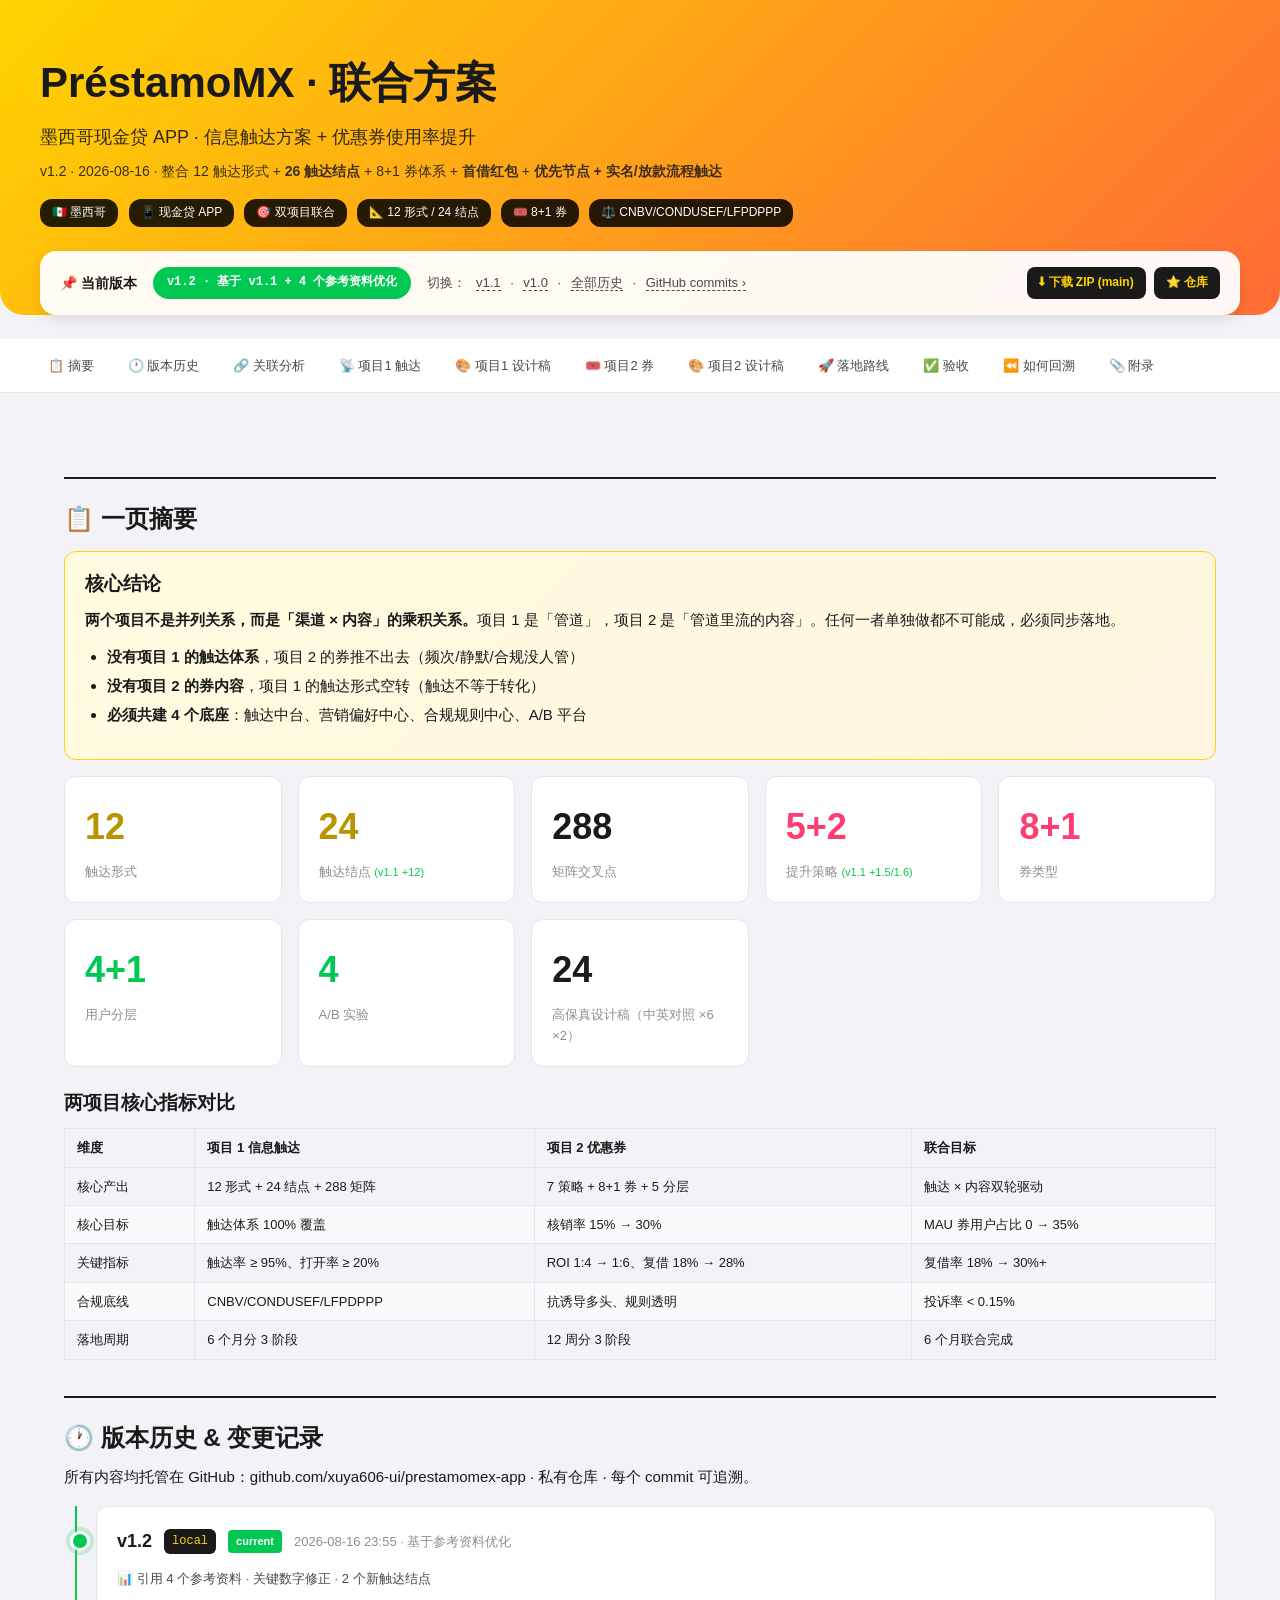
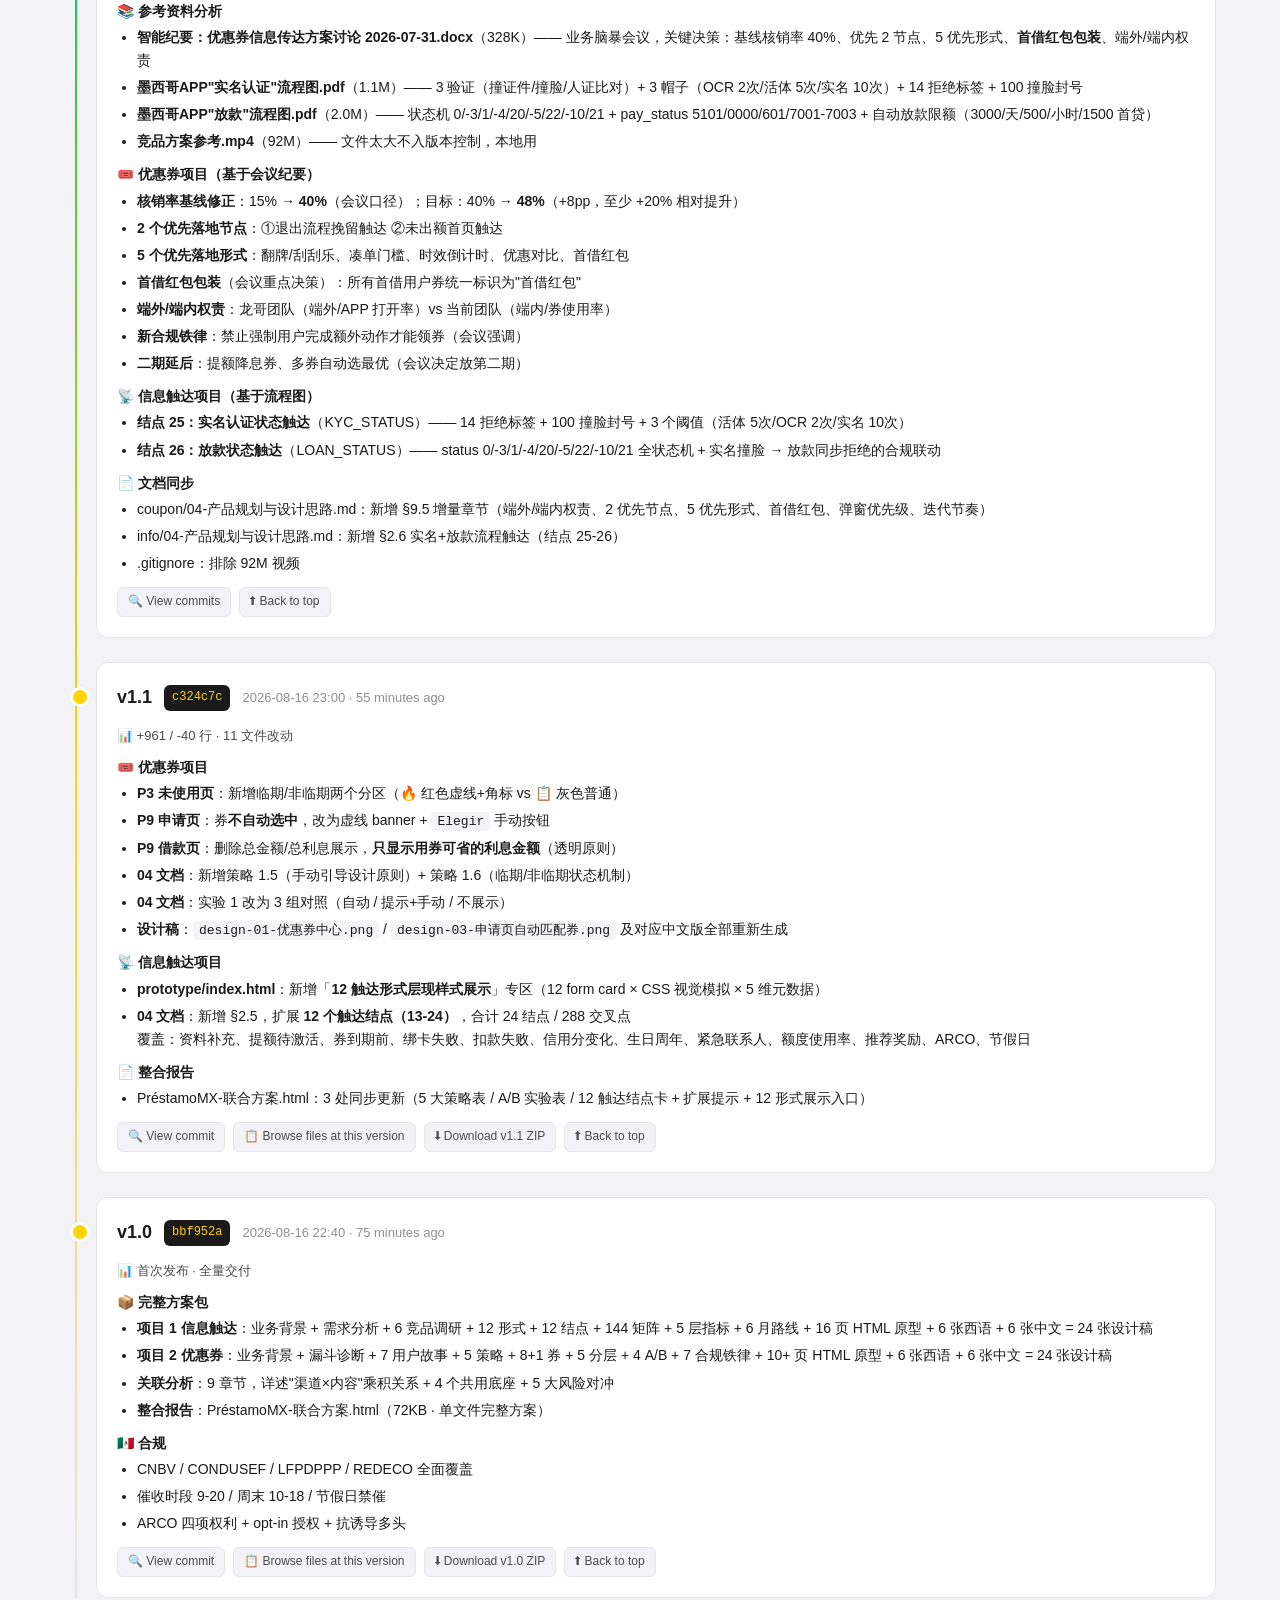
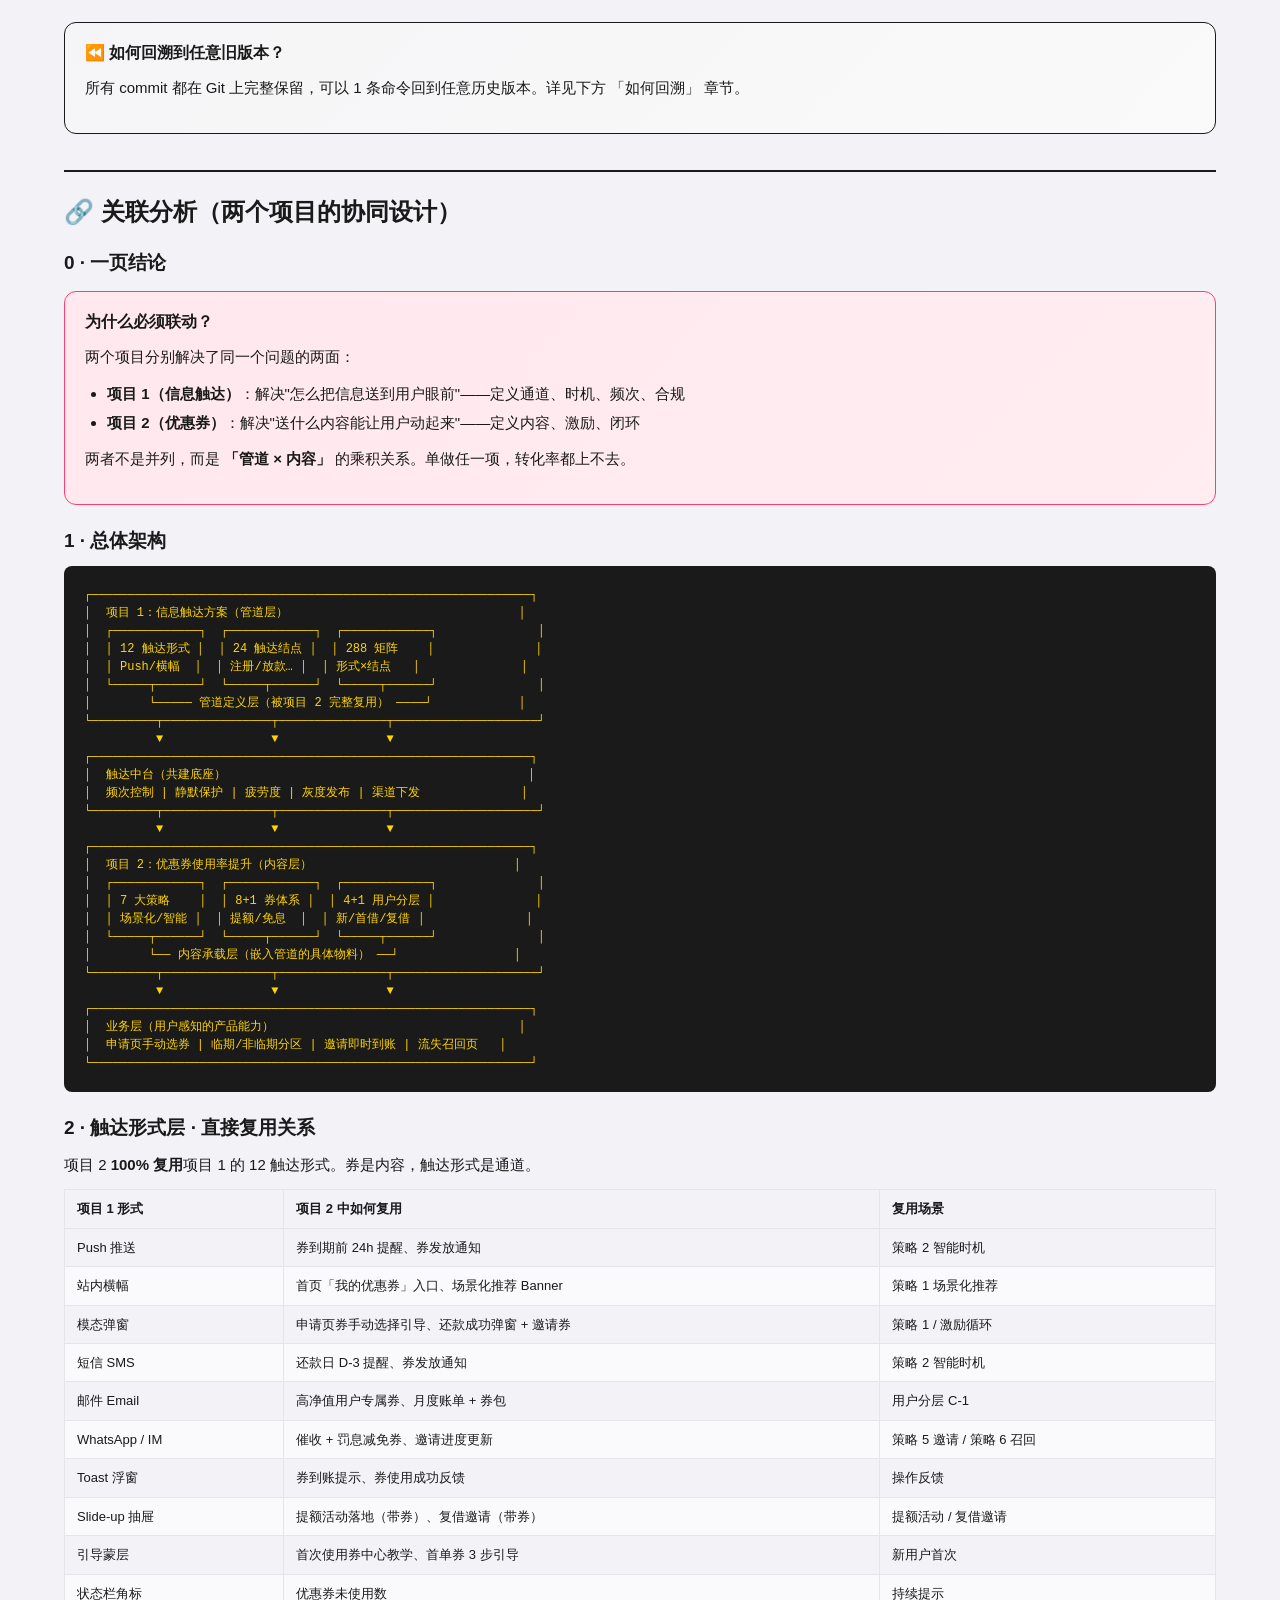
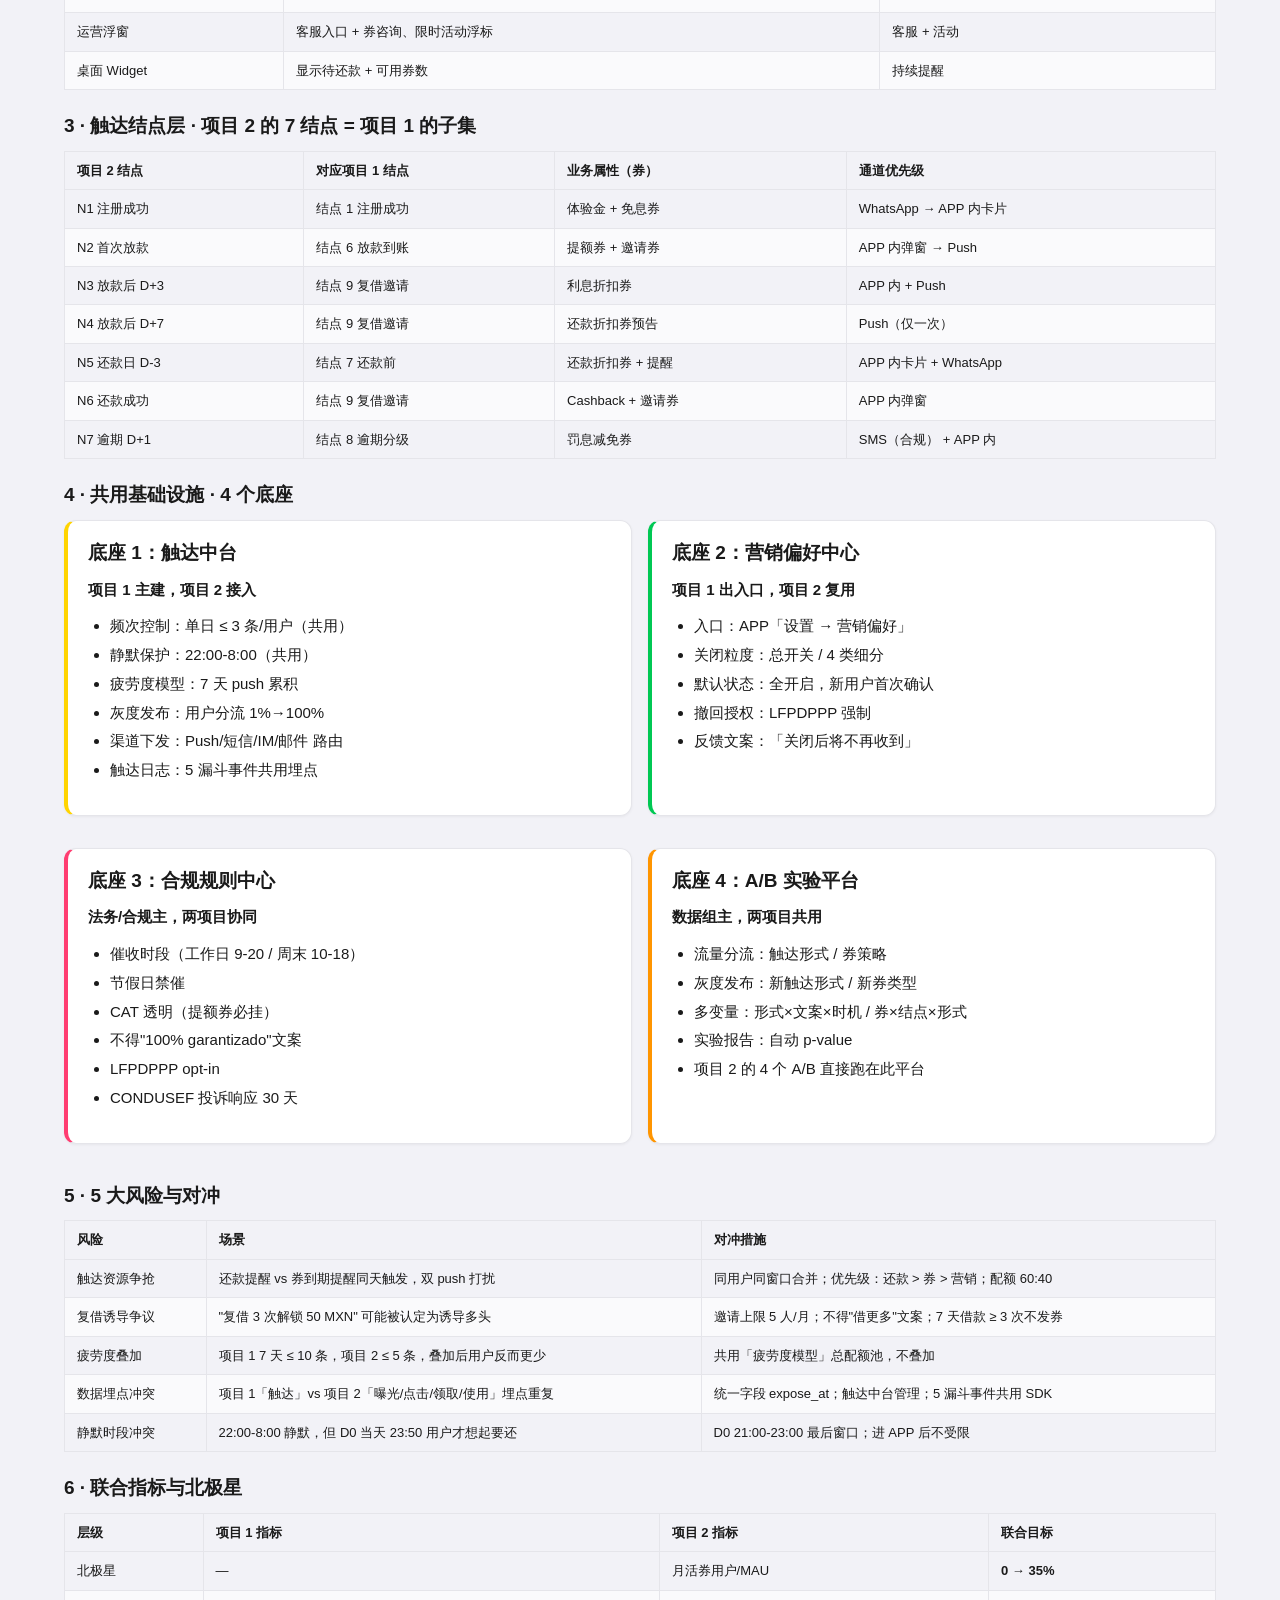
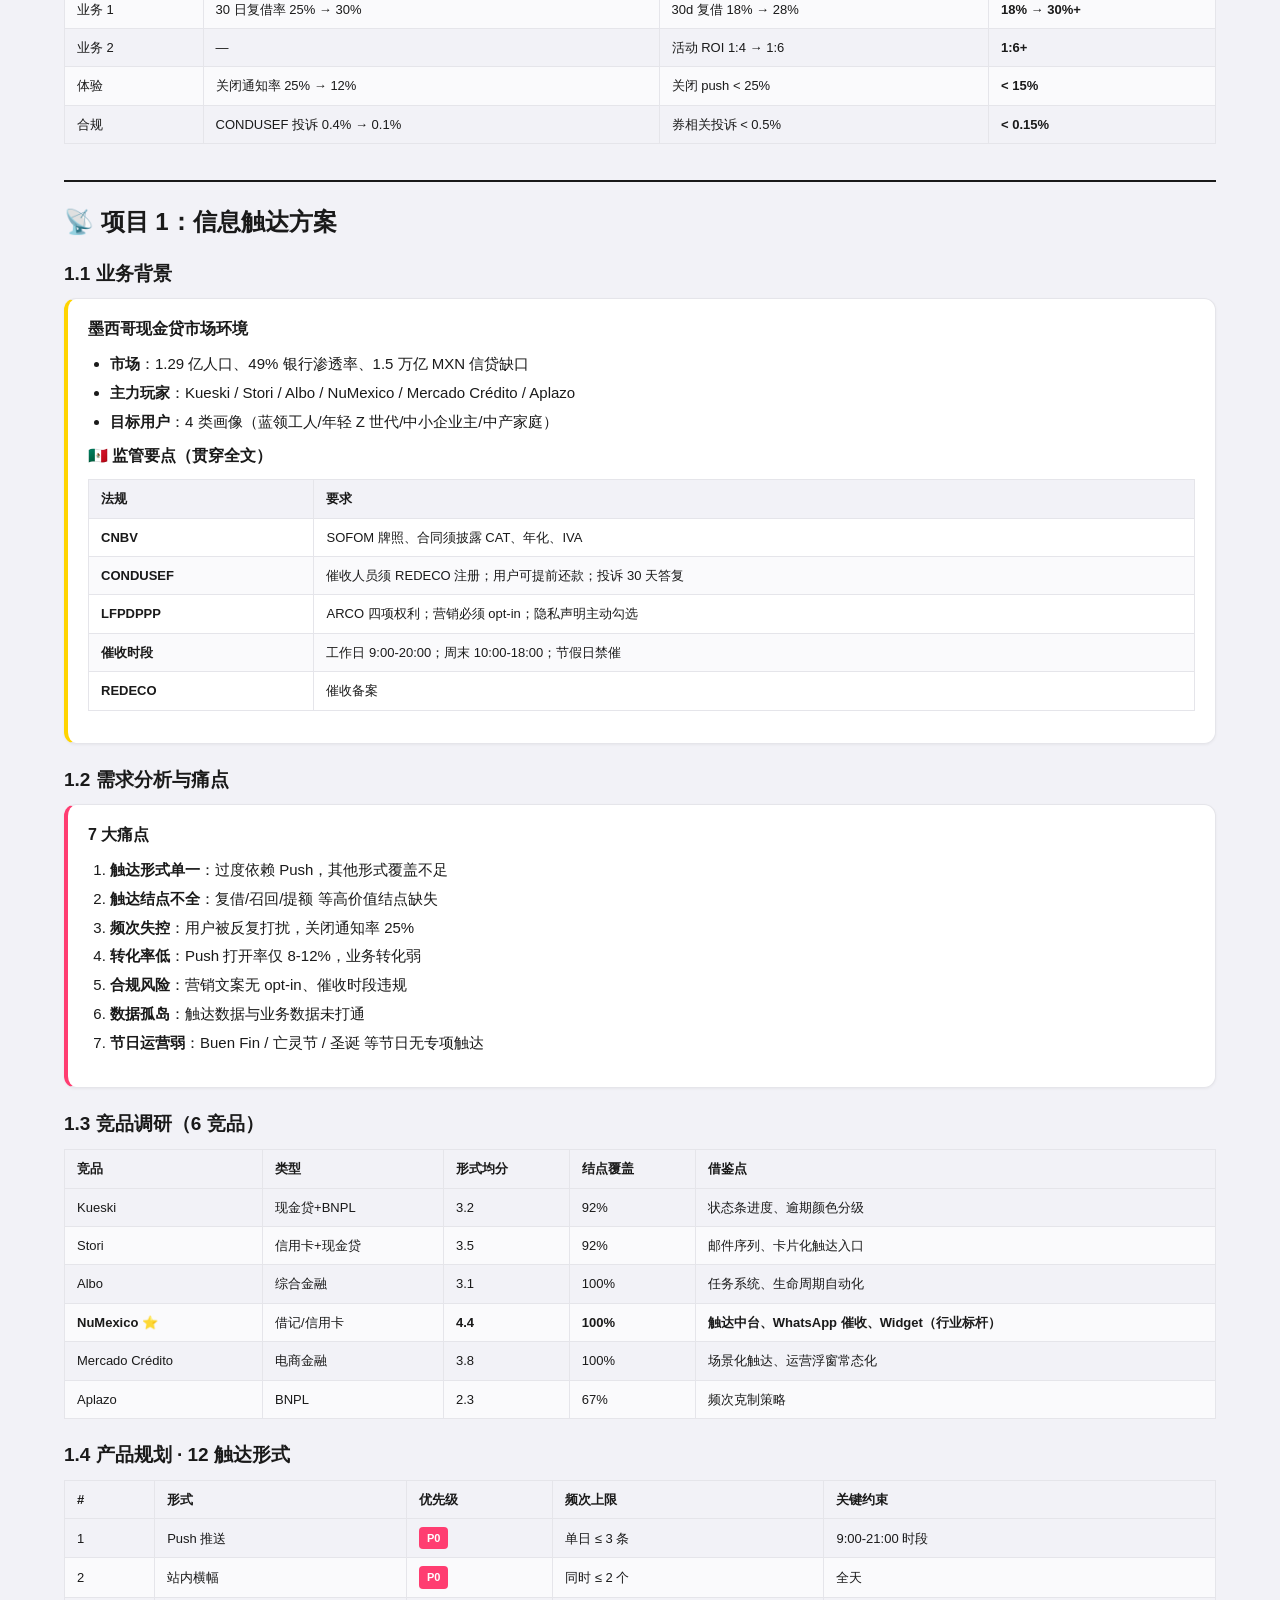
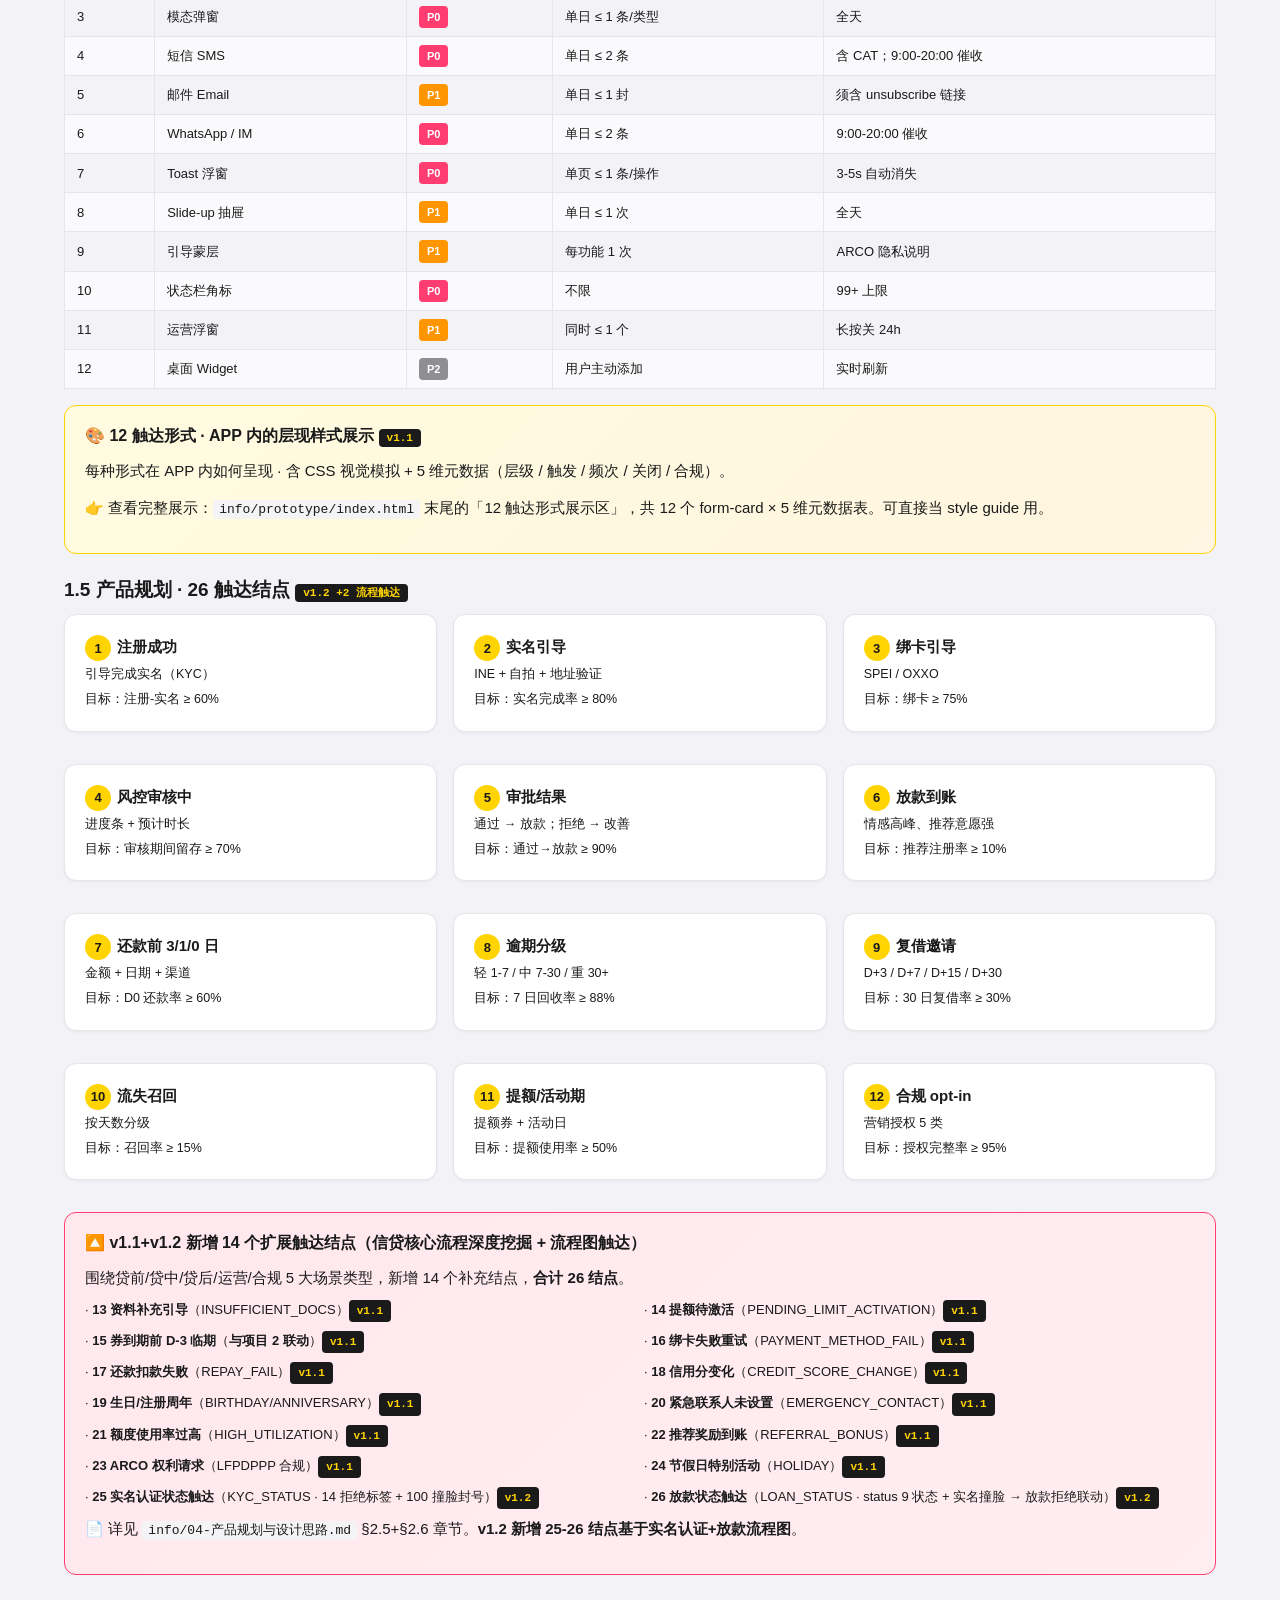
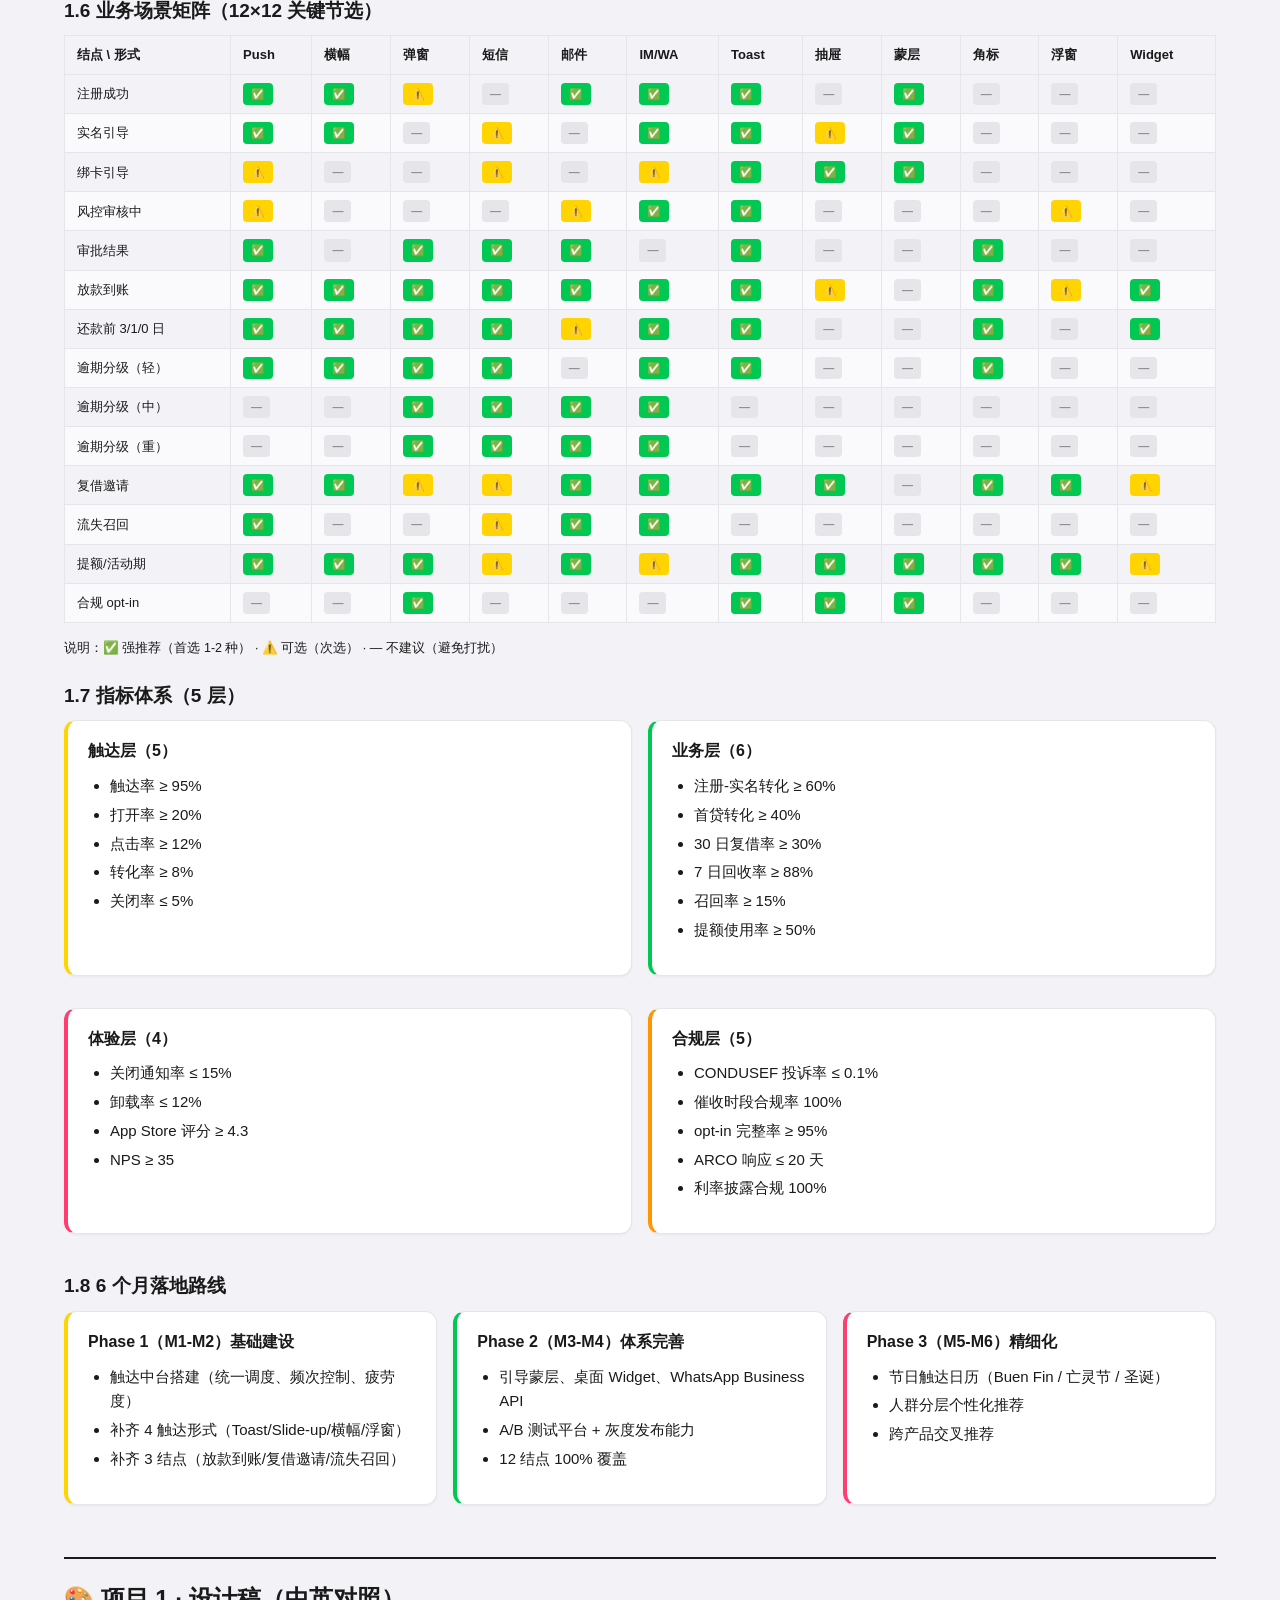
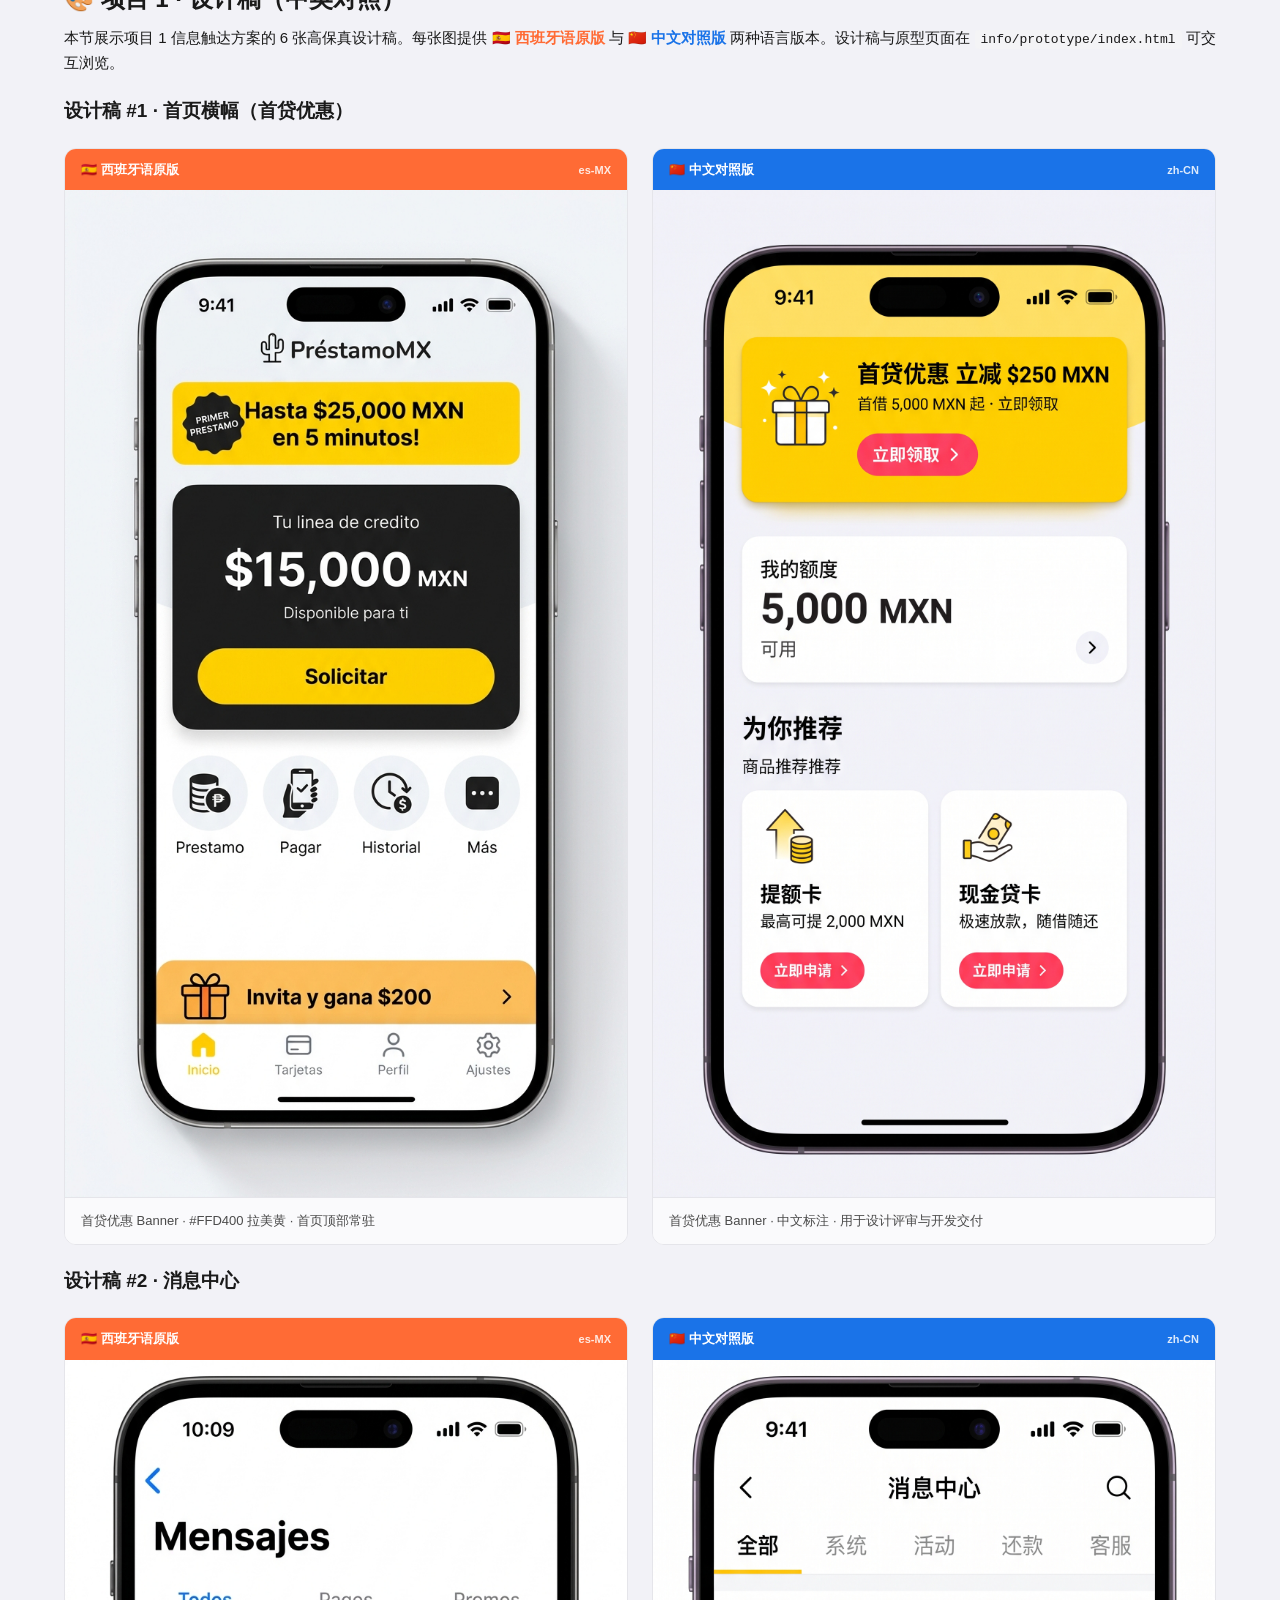
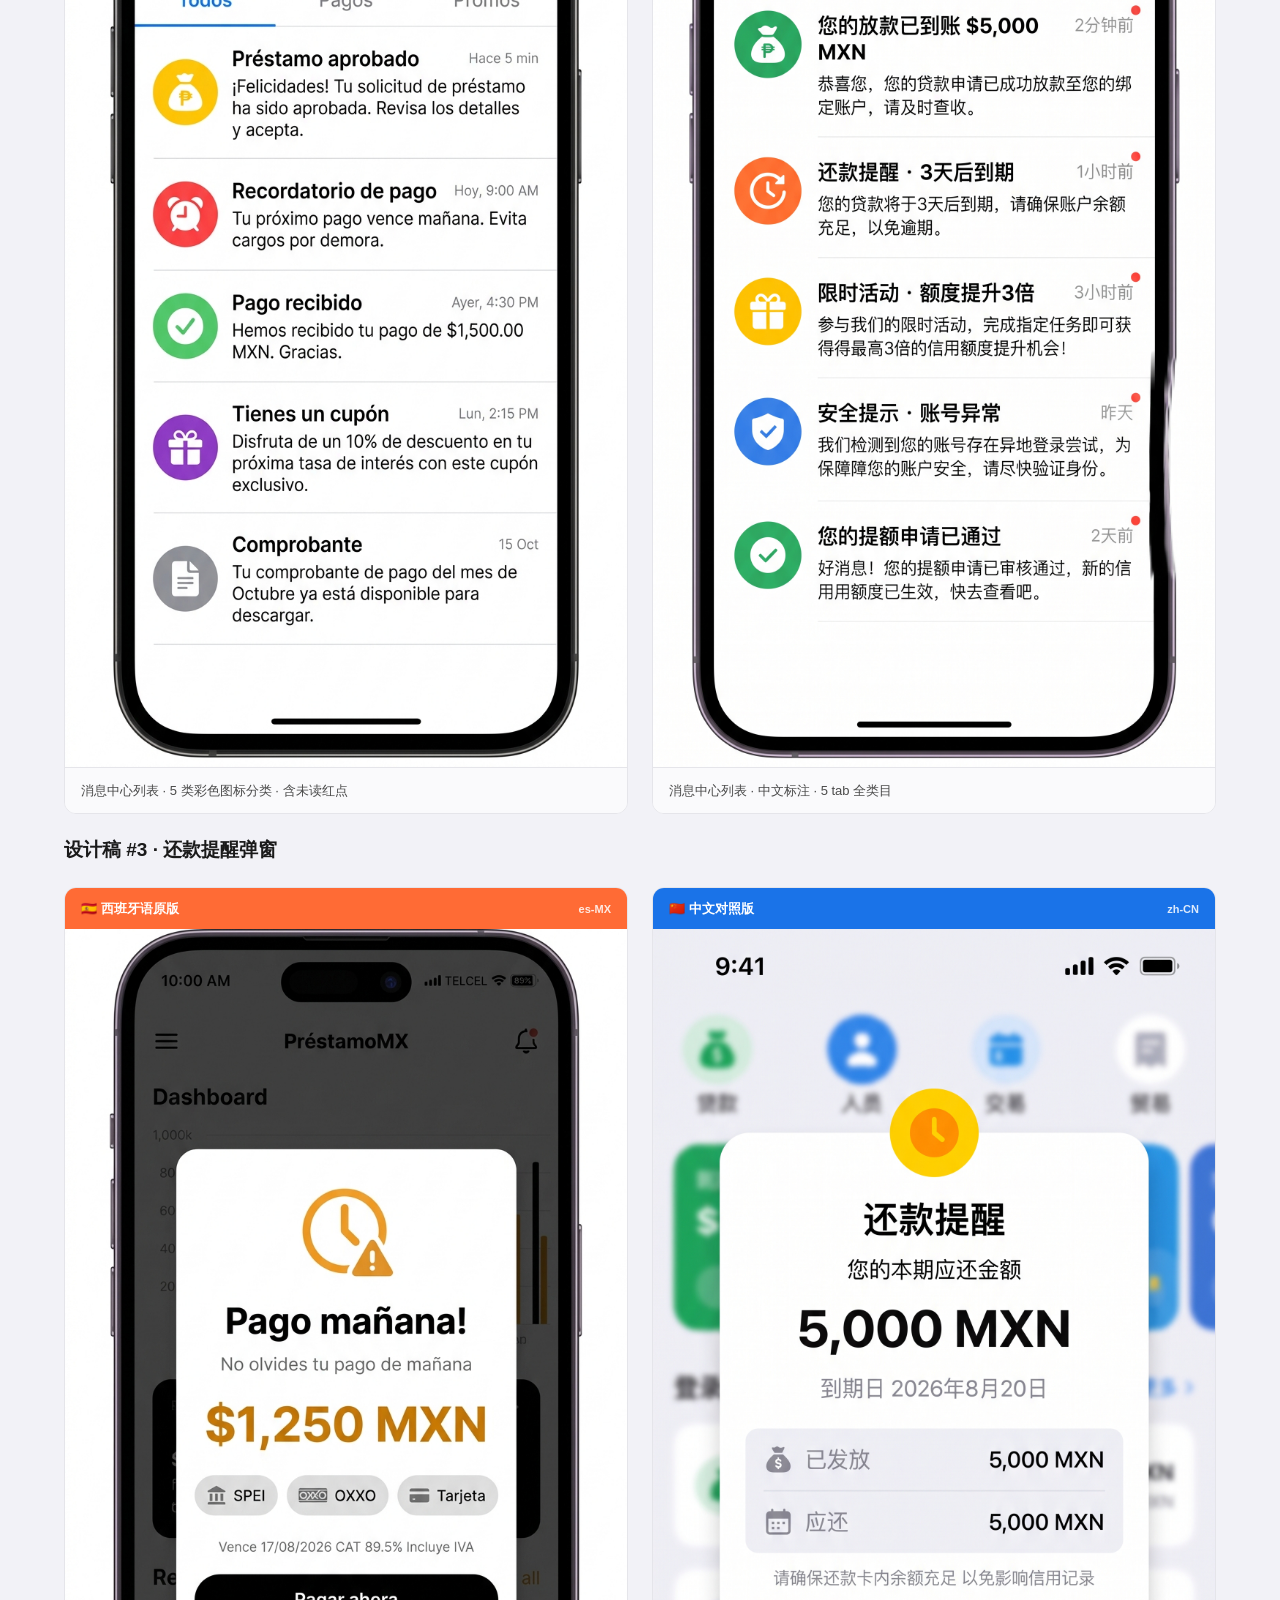
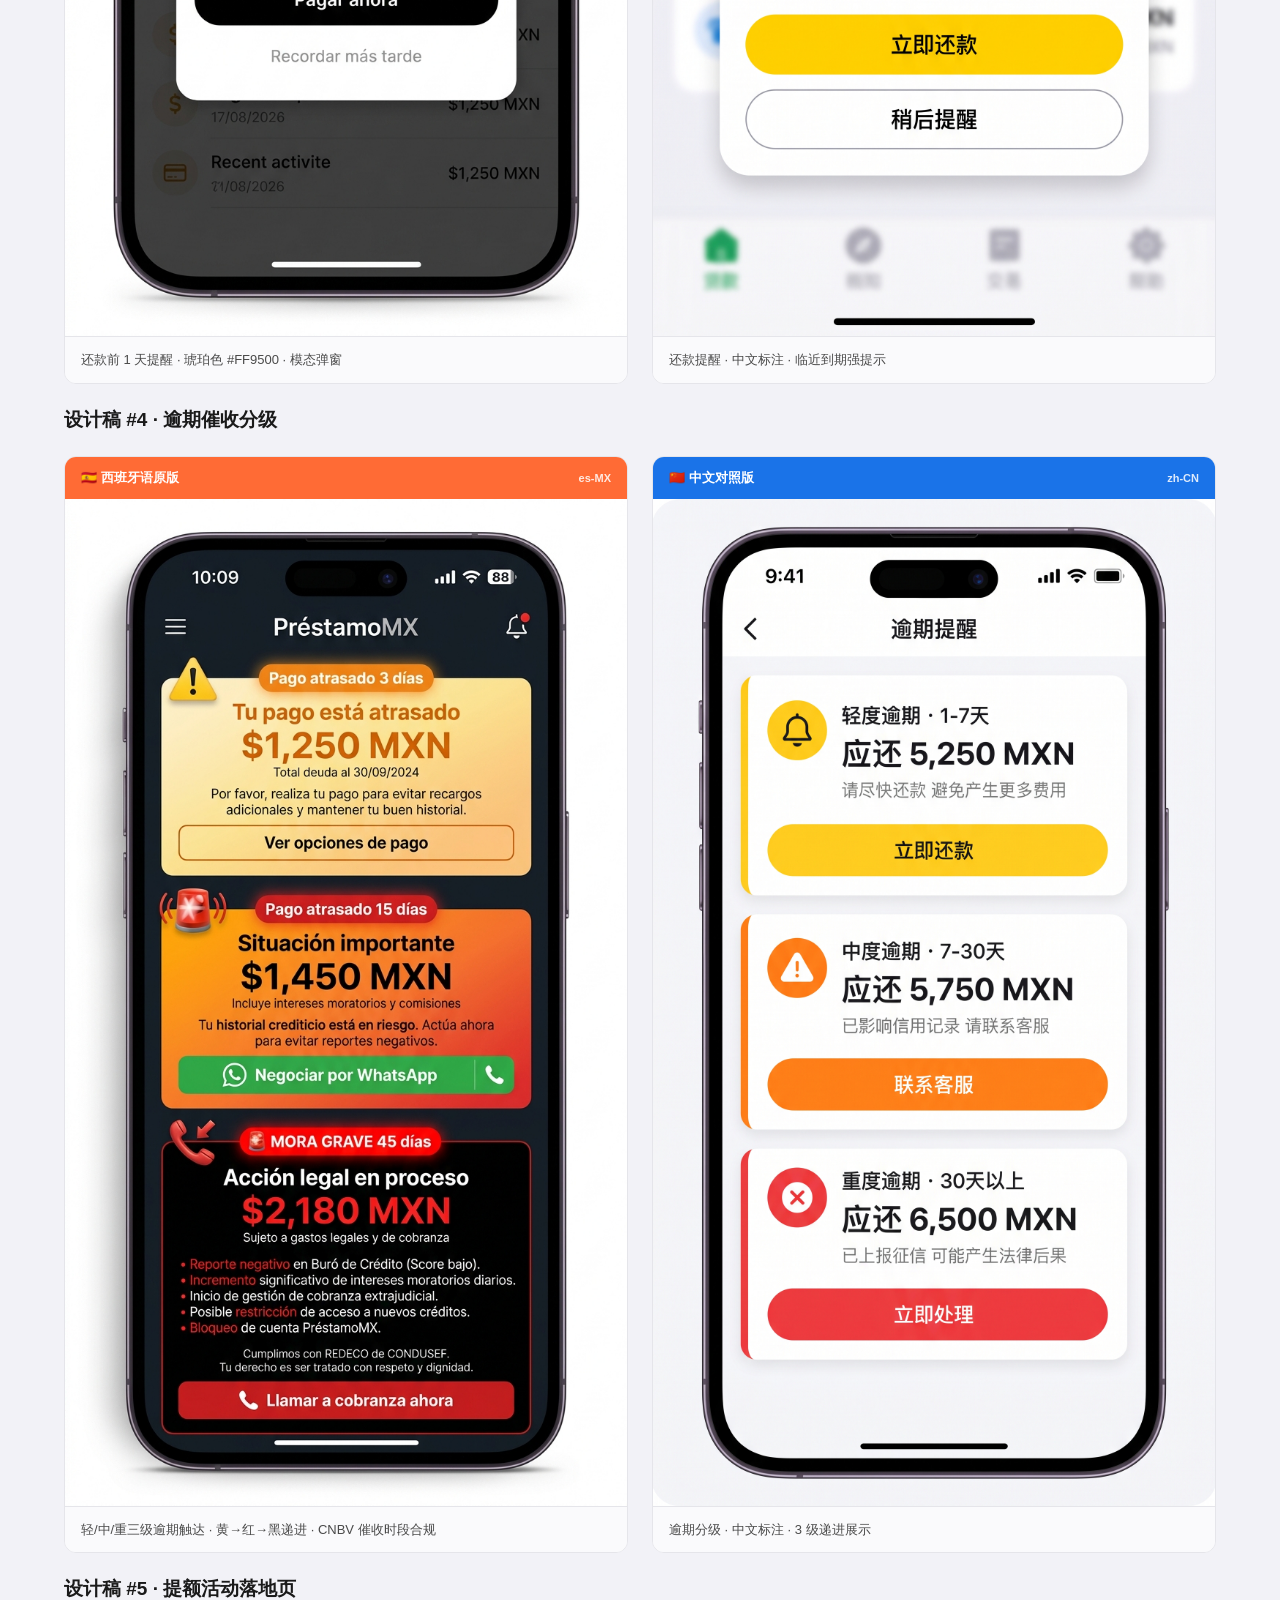
<file: PréstamoMX-联合方案.html>
<!DOCTYPE html>
<html lang="zh-CN">
<head>
<meta charset="UTF-8">
<meta name="viewport" content="width=device-width, initial-scale=1.0">
<title>PréstamoMX · 墨西哥现金贷 APP 联合方案 v1.2</title>
<style>
  :root {
    --primary: #FFD400;
    --primary-dark: #E5BF00;
    --success: #00C853;
    --danger: #FF3D71;
    --warning: #FF9500;
    --ink: #1A1A1A;
    --ink-2: #4A4A4A;
    --muted: #8E8E93;
    --line: #E5E5EA;
    --bg: #F2F2F7;
    --card: #FFFFFF;
    --es: #FF6B35;
    --cn: #1A73E8;
  }
  * { box-sizing: border-box; }
  html, body {
    margin: 0; padding: 0;
    font-family: -apple-system, "PingFang SC", "Microsoft YaHei", "Helvetica Neue", Arial, sans-serif;
    background: var(--bg); color: var(--ink);
    line-height: 1.65; font-size: 15px;
  }
  a { color: var(--ink); text-decoration: none; }
  a:hover { color: var(--primary-dark); }
  h1, h2, h3, h4 { margin: 0 0 12px 0; line-height: 1.3; }
  h1 { font-size: 32px; font-weight: 800; }
  h2 { font-size: 24px; font-weight: 700; margin-top: 36px; padding-top: 24px; border-top: 2px solid var(--ink); }
  h3 { font-size: 19px; font-weight: 700; margin-top: 24px; }
  h4 { font-size: 16px; font-weight: 700; }
  p { margin: 0 0 12px 0; }
  ul, ol { margin: 0 0 12px 0; padding-left: 22px; }
  li { margin: 4px 0; }
  code { background: #F4F4F6; padding: 2px 6px; border-radius: 4px; font-family: "SF Mono", Menlo, monospace; font-size: 13px; }
  pre { background: #1A1A1A; color: #E8E8E8; padding: 16px; border-radius: 8px; overflow-x: auto; font-size: 13px; }
  blockquote { border-left: 4px solid var(--primary); margin: 0; padding: 8px 16px; background: #FFFBE0; color: var(--ink-2); }
  hr { border: 0; border-top: 1px solid var(--line); margin: 32px 0; }

  /* Layout */
  .container { max-width: 1200px; margin: 0 auto; padding: 24px; }
  .hero { background: linear-gradient(135deg, #FFD400 0%, #FF6B35 100%); color: #1A1A1A; padding: 56px 24px 0 24px; border-radius: 0 0 24px 24px; margin-bottom: 0; }
  .hero-inner { max-width: 1200px; margin: 0 auto; }
  .hero h1 { font-size: 42px; }
  .hero p { font-size: 16px; opacity: 0.9; margin-bottom: 8px; }
  .hero .tag { display: inline-block; background: rgba(0,0,0,0.85); color: white; padding: 4px 12px; border-radius: 12px; font-size: 12px; margin-right: 6px; margin-top: 8px; }

  /* Version Switcher */
  .version-switcher {
    background: rgba(255,255,255,0.95);
    border-radius: 16px;
    padding: 16px 20px;
    margin: 24px 0 0 0;
    display: flex; align-items: center; gap: 16px; flex-wrap: wrap;
    box-shadow: 0 4px 12px rgba(0,0,0,0.1);
  }
  .version-switcher .vs-label { font-weight: 700; color: var(--ink); font-size: 14px; }
  .version-switcher .vs-pill {
    display: inline-flex; align-items: center; gap: 6px;
    padding: 6px 14px; border-radius: 20px;
    background: var(--ink); color: var(--primary);
    font-size: 12px; font-weight: 700;
    font-family: "SF Mono", Menlo, monospace;
  }
  .version-switcher .vs-pill.current { background: var(--success); color: white; }
  .version-switcher .vs-link { color: var(--ink-2); font-size: 13px; }
  .version-switcher .vs-link a { color: var(--ink-2); border-bottom: 1px dashed var(--ink-2); margin: 0 6px; }
  .version-switcher .vs-link a:hover { color: var(--primary-dark); border-bottom-color: var(--primary-dark); }
  .version-switcher .vs-actions { margin-left: auto; display: flex; gap: 8px; }
  .version-switcher .vs-btn {
    padding: 6px 12px; border-radius: 8px;
    background: #1A1A1A; color: var(--primary);
    font-size: 12px; font-weight: 600;
    text-decoration: none;
    transition: background 0.2s;
  }
  .version-switcher .vs-btn:hover { background: #333; color: var(--primary); }

  .nav { position: sticky; top: 0; background: rgba(255,255,255,0.96); backdrop-filter: blur(10px); z-index: 100; padding: 12px 24px; border-bottom: 1px solid var(--line); margin: 24px -24px 24px -24px; }
  .nav-inner { max-width: 1200px; margin: 0 auto; display: flex; gap: 18px; flex-wrap: wrap; font-size: 13px; }
  .nav a { color: var(--ink-2); padding: 4px 8px; border-radius: 6px; }
  .nav a:hover { background: var(--bg); }

  /* Card */
  .card { background: var(--card); border-radius: 12px; padding: 20px; box-shadow: 0 1px 3px rgba(0,0,0,0.05); margin-bottom: 16px; border: 1px solid var(--line); }
  .card-yellow { border-left: 4px solid var(--primary); }
  .card-green { border-left: 4px solid var(--success); }
  .card-pink { border-left: 4px solid var(--danger); }
  .card-orange { border-left: 4px solid var(--warning); }
  .card-ink { border-left: 4px solid var(--ink); }
  .card h3 { margin-top: 0; }

  /* Grid */
  .grid { display: grid; gap: 16px; }
  .grid-2 { grid-template-columns: 1fr 1fr; }
  .grid-3 { grid-template-columns: 1fr 1fr 1fr; }
  .grid-4 { grid-template-columns: 1fr 1fr 1fr 1fr; }
  @media (max-width: 900px) { .grid-2, .grid-3, .grid-4 { grid-template-columns: 1fr; } }

  /* Table */
  table { width: 100%; border-collapse: collapse; margin: 12px 0; font-size: 13px; }
  th, td { padding: 8px 12px; text-align: left; border: 1px solid var(--line); }
  th { background: var(--bg); font-weight: 700; }
  tr:nth-child(even) td { background: #FAFAFC; }

  /* Tags */
  .tag-p0, .tag-p1, .tag-p2, .tag-must, .tag-opt, .tag-no, .tag-version { display: inline-block; padding: 2px 8px; border-radius: 4px; font-size: 11px; font-weight: 700; }
  .tag-p0 { background: #FF3D71; color: white; }
  .tag-p1 { background: #FF9500; color: white; }
  .tag-p2 { background: #8E8E93; color: white; }
  .tag-must { background: #00C853; color: white; }
  .tag-opt { background: #FFD400; color: #1A1A1A; }
  .tag-no { background: #E5E5EA; color: #8E8E93; }
  .tag-version { background: #1A1A1A; color: var(--primary); font-family: "SF Mono", Menlo, monospace; }

  /* Design comparison */
  .design-pair { display: grid; grid-template-columns: 1fr 1fr; gap: 24px; margin: 24px 0; }
  .design-card { background: var(--card); border-radius: 12px; overflow: hidden; border: 1px solid var(--line); }
  .design-card .lang-bar { padding: 10px 16px; font-size: 13px; font-weight: 700; display: flex; justify-content: space-between; align-items: center; }
  .design-card .lang-bar.es { background: var(--es); color: white; }
  .design-card .lang-bar.cn { background: var(--cn); color: white; }
  .design-card .lang-bar .label { font-size: 11px; opacity: 0.85; }
  .design-card img { width: 100%; display: block; }
  .design-card .caption { padding: 12px 16px; font-size: 13px; color: var(--ink-2); background: #FAFAFC; border-top: 1px solid var(--line); }
  @media (max-width: 900px) { .design-pair { grid-template-columns: 1fr; } }

  /* Highlight box */
  .highlight { background: linear-gradient(135deg, #FFFBE0 0%, #FFF5E0 100%); border: 1px solid var(--primary); border-radius: 12px; padding: 20px; margin: 16px 0; }
  .highlight-pink { background: linear-gradient(135deg, #FFE8EE 0%, #FFEDF1 100%); border: 1px solid var(--danger); border-radius: 12px; padding: 20px; margin: 16px 0; }
  .highlight-green { background: linear-gradient(135deg, #E5F8EC 0%, #E8FAEE 100%); border: 1px solid var(--success); border-radius: 12px; padding: 20px; margin: 16px 0; }
  .highlight-ink { background: linear-gradient(135deg, #F5F5F7 0%, #FAFAFA 100%); border: 1px solid var(--ink); border-radius: 12px; padding: 20px; margin: 16px 0; }

  /* Stats */
  .stats { display: grid; grid-template-columns: repeat(auto-fit, minmax(180px, 1fr)); gap: 16px; margin: 16px 0; }
  .stat { background: var(--card); border-radius: 12px; padding: 20px; border: 1px solid var(--line); }
  .stat .num { font-size: 36px; font-weight: 800; color: var(--ink); }
  .stat .num.yellow { color: #B89400; }
  .stat .num.pink { color: var(--danger); }
  .stat .num.green { color: var(--success); }
  .stat .label { font-size: 13px; color: var(--muted); margin-top: 4px; }

  /* Tree */
  .tree { font-family: "SF Mono", Menlo, monospace; white-space: pre; background: #1A1A1A; color: #FFD400; padding: 20px; border-radius: 8px; overflow-x: auto; font-size: 12px; line-height: 1.5; }

  .num-circle { display: inline-flex; width: 26px; height: 26px; border-radius: 50%; background: var(--primary); color: var(--ink); font-weight: 800; align-items: center; justify-content: center; font-size: 13px; margin-right: 6px; }

  /* TOC */
  .toc { background: var(--card); border-radius: 12px; padding: 20px; border: 1px solid var(--line); margin: 16px 0; }
  .toc h3 { margin-top: 0; }
  .toc ol { columns: 2; column-gap: 32px; }
  .toc li { break-inside: avoid; }
  @media (max-width: 700px) { .toc ol { columns: 1; } }

  /* Version history */
  .version-timeline { position: relative; padding-left: 32px; margin: 16px 0; }
  .version-timeline::before {
    content: ""; position: absolute; left: 11px; top: 0; bottom: 0;
    width: 2px; background: linear-gradient(180deg, var(--success) 0%, var(--primary) 50%, var(--line) 100%);
  }
  .version-entry {
    position: relative; margin-bottom: 24px;
    background: var(--card); border-radius: 12px;
    padding: 20px; border: 1px solid var(--line);
  }
  .version-entry::before {
    content: ""; position: absolute;
    left: -27px; top: 24px;
    width: 14px; height: 14px; border-radius: 50%;
    background: var(--primary); border: 3px solid var(--card);
  }
  .version-entry.current::before { background: var(--success); box-shadow: 0 0 0 4px rgba(0, 200, 83, 0.2); }
  .version-entry .ve-head {
    display: flex; align-items: center; gap: 12px; flex-wrap: wrap;
    margin-bottom: 12px;
  }
  .version-entry .ve-version { font-size: 18px; font-weight: 800; }
  .version-entry .ve-hash {
    font-family: "SF Mono", Menlo, monospace;
    background: var(--ink); color: var(--primary);
    padding: 3px 8px; border-radius: 6px;
    font-size: 12px; text-decoration: none;
  }
  .version-entry .ve-hash:hover { background: #333; color: var(--primary); }
  .version-entry .ve-date { color: var(--muted); font-size: 13px; }
  .version-entry .ve-tag {
    background: var(--success); color: white;
    padding: 2px 8px; border-radius: 4px; font-size: 11px; font-weight: 700;
  }
  .version-entry .ve-stats { color: var(--ink-2); font-size: 13px; margin: 8px 0 12px 0; }
  .version-entry .ve-changes { font-size: 14px; }
  .version-entry .ve-changes h4 { margin: 12px 0 6px 0; font-size: 14px; color: var(--ink); }
  .version-entry .ve-changes ul { padding-left: 20px; }
  .version-entry .ve-actions { margin-top: 12px; display: flex; gap: 8px; flex-wrap: wrap; }
  .version-entry .ve-actions a {
    display: inline-flex; align-items: center; gap: 4px;
    padding: 4px 10px; border-radius: 6px;
    background: var(--bg); color: var(--ink-2);
    font-size: 12px; text-decoration: none;
    border: 1px solid var(--line);
  }
  .version-entry .ve-actions a:hover { background: var(--primary); color: var(--ink); }

  /* Footer */
  footer { background: #1A1A1A; color: #E8E8E8; padding: 40px 24px; border-radius: 24px 24px 0 0; margin-top: 40px; }
  footer h3 { color: var(--primary); }
  footer a { color: #FFD400; }

  @media print {
    .nav, .version-switcher, .ve-actions { position: static; }
    .card, .design-card, .version-entry { break-inside: avoid; }
  }
</style>
</head>
<body>

<!-- ============ 顶部 Hero ============ -->
<div class="hero">
  <div class="hero-inner">
    <h1>PréstamoMX · 联合方案</h1>
    <p style="font-size:18px; margin-top:8px;">墨西哥现金贷 APP · 信息触达方案 + 优惠券使用率提升</p>
    <p style="font-size:14px; opacity:0.85;">v1.2 · 2026-08-16 · 整合 12 触达形式 + <strong>26 触达结点</strong> + 8+1 券体系 + <strong>首借红包</strong> + <strong>优先节点 + 实名/放款流程触达</strong></p>
    <div>
      <span class="tag">🇲🇽 墨西哥</span>
      <span class="tag">📱 现金贷 APP</span>
      <span class="tag">🎯 双项目联合</span>
      <span class="tag">📐 12 形式 / 24 结点</span>
      <span class="tag">🎟️ 8+1 券</span>
      <span class="tag">⚖️ CNBV/CONDUSEF/LFPDPPP</span>
    </div>

    <!-- 版本选择器 -->
    <div class="version-switcher">
      <span class="vs-label">📌 当前版本</span>
      <span class="vs-pill current">v1.2 · 基于 v1.1 + 4 个参考资料优化</span>
      <span class="vs-link">
        切换：
        <a href="#v1-1">v1.1</a> ·
        <a href="#v1-0">v1.0</a> ·
        <a href="#changelog">全部历史</a> ·
        <a href="https://github.com/xuya606-ui/prestamomex-app/commits/main" target="_blank" rel="noopener">GitHub commits ›</a>
      </span>
      <div class="vs-actions">
        <a class="vs-btn" href="https://github.com/xuya606-ui/prestamomex-app/archive/refs/heads/main.zip" target="_blank" rel="noopener">⬇ 下载 ZIP (main)</a>
        <a class="vs-btn" href="https://github.com/xuya606-ui/prestamomex-app" target="_blank" rel="noopener">⭐ 仓库</a>
      </div>
    </div>
  </div>
</div>

<!-- ============ 顶部导航 ============ -->
<nav class="nav">
  <div class="nav-inner">
    <a href="#summary">📋 摘要</a>
    <a href="#changelog">🕐 版本历史</a>
    <a href="#correlation">🔗 关联分析</a>
    <a href="#p1">📡 项目1 触达</a>
    <a href="#p1-designs">🎨 项目1 设计稿</a>
    <a href="#p2">🎟️ 项目2 券</a>
    <a href="#p2-designs">🎨 项目2 设计稿</a>
    <a href="#roadmap">🚀 落地路线</a>
    <a href="#verify">✅ 验收</a>
    <a href="#how-to-rollback">⏪ 如何回溯</a>
    <a href="#appendix">📎 附录</a>
  </div>
</nav>

<div class="container">

<!-- ============ 一页摘要 ============ -->
<section id="summary">
  <h2>📋 一页摘要</h2>

  <div class="highlight">
    <h3 style="margin-top:0;">核心结论</h3>
    <p><strong>两个项目不是并列关系，而是「渠道 × 内容」的乘积关系。</strong>项目 1 是「管道」，项目 2 是「管道里流的内容」。任何一者单独做都不可能成，必须同步落地。</p>
    <ul>
      <li><strong>没有项目 1 的触达体系</strong>，项目 2 的券推不出去（频次/静默/合规没人管）</li>
      <li><strong>没有项目 2 的券内容</strong>，项目 1 的触达形式空转（触达不等于转化）</li>
      <li><strong>必须共建 4 个底座</strong>：触达中台、营销偏好中心、合规规则中心、A/B 平台</li>
    </ul>
  </div>

  <div class="stats">
    <div class="stat"><div class="num yellow">12</div><div class="label">触达形式</div></div>
    <div class="stat"><div class="num yellow">24</div><div class="label">触达结点 <span style="font-size:11px;color:var(--success);">(v1.1 +12)</span></div></div>
    <div class="stat"><div class="num">288</div><div class="label">矩阵交叉点</div></div>
    <div class="stat"><div class="num pink">5+2</div><div class="label">提升策略 <span style="font-size:11px;color:var(--success);">(v1.1 +1.5/1.6)</span></div></div>
    <div class="stat"><div class="num pink">8+1</div><div class="label">券类型</div></div>
    <div class="stat"><div class="num green">4+1</div><div class="label">用户分层</div></div>
    <div class="stat"><div class="num green">4</div><div class="label">A/B 实验</div></div>
    <div class="stat"><div class="num">24</div><div class="label">高保真设计稿（中英对照 ×6 ×2）</div></div>
  </div>

  <h3>两项目核心指标对比</h3>
  <table>
    <thead><tr><th>维度</th><th>项目 1 信息触达</th><th>项目 2 优惠券</th><th>联合目标</th></tr></thead>
    <tbody>
      <tr><td>核心产出</td><td>12 形式 + 24 结点 + 288 矩阵</td><td>7 策略 + 8+1 券 + 5 分层</td><td>触达 × 内容双轮驱动</td></tr>
      <tr><td>核心目标</td><td>触达体系 100% 覆盖</td><td>核销率 15% → 30%</td><td>MAU 券用户占比 0 → 35%</td></tr>
      <tr><td>关键指标</td><td>触达率 ≥ 95%、打开率 ≥ 20%</td><td>ROI 1:4 → 1:6、复借 18% → 28%</td><td>复借率 18% → 30%+</td></tr>
      <tr><td>合规底线</td><td>CNBV/CONDUSEF/LFPDPPP</td><td>抗诱导多头、规则透明</td><td>投诉率 &lt; 0.15%</td></tr>
      <tr><td>落地周期</td><td>6 个月分 3 阶段</td><td>12 周分 3 阶段</td><td>6 个月联合完成</td></tr>
    </tbody>
  </table>
</section>

<!-- ============ 版本历史 ============ -->
<section id="changelog">
  <h2>🕐 版本历史 & 变更记录</h2>
  <p>所有内容均托管在 GitHub：<a href="https://github.com/xuya606-ui/prestamomex-app" target="_blank" rel="noopener">github.com/xuya606-ui/prestamomex-app</a> · 私有仓库 · 每个 commit 可追溯。</p>

  <div class="version-timeline">

    <div class="version-entry current" id="v1-2">
      <div class="ve-head">
        <span class="ve-version">v1.2</span>
        <a class="ve-hash" href="https://github.com/xuya606-ui/prestamomex-app/commits/main" target="_blank" rel="noopener">local</a>
        <span class="ve-tag">current</span>
        <span class="ve-date">2026-08-16 23:55 · 基于参考资料优化</span>
      </div>
      <div class="ve-stats">📊 引用 4 个参考资料 · 关键数字修正 · 2 个新触达结点</div>
      <div class="ve-changes">
        <h4>📚 参考资料分析</h4>
        <ul>
          <li><strong>智能纪要：优惠券信息传达方案讨论 2026-07-31.docx</strong>（328K）—— 业务脑暴会议，关键决策：基线核销率 40%、优先 2 节点、5 优先形式、<strong>首借红包包装</strong>、端外/端内权责</li>
          <li><strong>墨西哥APP"实名认证"流程图.pdf</strong>（1.1M）—— 3 验证（撞证件/撞脸/人证比对）+ 3 帽子（OCR 2次/活体 5次/实名 10次）+ 14 拒绝标签 + 100 撞脸封号</li>
          <li><strong>墨西哥APP"放款"流程图.pdf</strong>（2.0M）—— 状态机 0/-3/1/-4/20/-5/22/-10/21 + pay_status 5101/0000/601/7001-7003 + 自动放款限额（3000/天/500/小时/1500 首贷）</li>
          <li><strong>竞品方案参考.mp4</strong>（92M）—— 文件太大不入版本控制，本地用</li>
        </ul>
        <h4>🎟️ 优惠券项目（基于会议纪要）</h4>
        <ul>
          <li><strong>核销率基线修正</strong>：15% → <strong>40%</strong>（会议口径）；目标：40% → <strong>48%</strong>（+8pp，至少 +20% 相对提升）</li>
          <li><strong>2 个优先落地节点</strong>：①退出流程挽留触达 ②未出额首页触达</li>
          <li><strong>5 个优先落地形式</strong>：翻牌/刮刮乐、凑单门槛、时效倒计时、优惠对比、首借红包</li>
          <li><strong>首借红包包装</strong>（会议重点决策）：所有首借用户券统一标识为"首借红包"</li>
          <li><strong>端外/端内权责</strong>：龙哥团队（端外/APP 打开率）vs 当前团队（端内/券使用率）</li>
          <li><strong>新合规铁律</strong>：禁止强制用户完成额外动作才能领券（会议强调）</li>
          <li><strong>二期延后</strong>：提额降息券、多券自动选最优（会议决定放第二期）</li>
        </ul>
        <h4>📡 信息触达项目（基于流程图）</h4>
        <ul>
          <li><strong>结点 25：实名认证状态触达</strong>（KYC_STATUS）—— 14 拒绝标签 + 100 撞脸封号 + 3 个阈值（活体 5次/OCR 2次/实名 10次）</li>
          <li><strong>结点 26：放款状态触达</strong>（LOAN_STATUS）—— status 0/-3/1/-4/20/-5/22/-10/21 全状态机 + 实名撞脸 → 放款同步拒绝的合规联动</li>
        </ul>
        <h4>📄 文档同步</h4>
        <ul>
          <li>coupon/04-产品规划与设计思路.md：新增 §9.5 增量章节（端外/端内权责、2 优先节点、5 优先形式、首借红包、弹窗优先级、迭代节奏）</li>
          <li>info/04-产品规划与设计思路.md：新增 §2.6 实名+放款流程触达（结点 25-26）</li>
          <li>.gitignore：排除 92M 视频</li>
        </ul>
      </div>
      <div class="ve-actions">
        <a href="https://github.com/xuya606-ui/prestamomex-app/commits/main" target="_blank" rel="noopener">🔍 View commits</a>
        <a href="#changelog">⬆ Back to top</a>
      </div>
    </div>

    <div class="version-entry" id="v1-1">
      <div class="ve-head">
        <span class="ve-version">v1.1</span>
        <a class="ve-hash" href="https://github.com/xuya606-ui/prestamomex-app/commit/c324c7c" target="_blank" rel="noopener">c324c7c</a>
        <span class="ve-date">2026-08-16 23:00 · 55 minutes ago</span>
      </div>
      <div class="ve-stats">📊 +961 / -40 行 · 11 文件改动</div>
      <div class="ve-changes">
        <h4>🎟️ 优惠券项目</h4>
        <ul>
          <li><strong>P3 未使用页</strong>：新增临期/非临期两个分区（🔥 红色虚线+角标 vs 📋 灰色普通）</li>
          <li><strong>P9 申请页</strong>：券<strong>不自动选中</strong>，改为虚线 banner + <code>Elegir</code> 手动按钮</li>
          <li><strong>P9 借款页</strong>：删除总金额/总利息展示，<strong>只显示用券可省的利息金额</strong>（透明原则）</li>
          <li><strong>04 文档</strong>：新增策略 1.5（手动引导设计原则）+ 策略 1.6（临期/非临期状态机制）</li>
          <li><strong>04 文档</strong>：实验 1 改为 3 组对照（自动 / 提示+手动 / 不展示）</li>
          <li><strong>设计稿</strong>：<code>design-01-优惠券中心.png</code> / <code>design-03-申请页自动匹配券.png</code> 及对应中文版全部重新生成</li>
        </ul>
        <h4>📡 信息触达项目</h4>
        <ul>
          <li><strong>prototype/index.html</strong>：新增「<strong>12 触达形式层现样式展示</strong>」专区（12 form card × CSS 视觉模拟 × 5 维元数据）</li>
          <li><strong>04 文档</strong>：新增 §2.5，扩展 <strong>12 个触达结点（13-24）</strong>，合计 24 结点 / 288 交叉点
            <br>覆盖：资料补充、提额待激活、券到期前、绑卡失败、扣款失败、信用分变化、生日周年、紧急联系人、额度使用率、推荐奖励、ARCO、节假日</li>
        </ul>
        <h4>📄 整合报告</h4>
        <ul>
          <li>PréstamoMX-联合方案.html：3 处同步更新（5 大策略表 / A/B 实验表 / 12 触达结点卡 + 扩展提示 + 12 形式展示入口）</li>
        </ul>
      </div>
      <div class="ve-actions">
        <a href="https://github.com/xuya606-ui/prestamomex-app/commit/c324c7c" target="_blank" rel="noopener">🔍 View commit</a>
        <a href="https://github.com/xuya606-ui/prestamomex-app/commits/c324c7c" target="_blank" rel="noopener">📋 Browse files at this version</a>
        <a href="https://github.com/xuya606-ui/prestamomex-app/archive/c324c7c.zip" target="_blank" rel="noopener">⬇ Download v1.1 ZIP</a>
        <a href="#changelog">⬆ Back to top</a>
      </div>
    </div>

    <div class="version-entry" id="v1-0">
      <div class="ve-head">
        <span class="ve-version">v1.0</span>
        <a class="ve-hash" href="https://github.com/xuya606-ui/prestamomex-app/commit/bbf952a" target="_blank" rel="noopener">bbf952a</a>
        <span class="ve-date">2026-08-16 22:40 · 75 minutes ago</span>
      </div>
      <div class="ve-stats">📊 首次发布 · 全量交付</div>
      <div class="ve-changes">
        <h4>📦 完整方案包</h4>
        <ul>
          <li><strong>项目 1 信息触达</strong>：业务背景 + 需求分析 + 6 竞品调研 + 12 形式 + 12 结点 + 144 矩阵 + 5 层指标 + 6 月路线 + 16 页 HTML 原型 + 6 张西语 + 6 张中文 = 24 张设计稿</li>
          <li><strong>项目 2 优惠券</strong>：业务背景 + 漏斗诊断 + 7 用户故事 + 5 策略 + 8+1 券 + 5 分层 + 4 A/B + 7 合规铁律 + 10+ 页 HTML 原型 + 6 张西语 + 6 张中文 = 24 张设计稿</li>
          <li><strong>关联分析</strong>：9 章节，详述"渠道×内容"乘积关系 + 4 个共用底座 + 5 大风险对冲</li>
          <li><strong>整合报告</strong>：PréstamoMX-联合方案.html（72KB · 单文件完整方案）</li>
        </ul>
        <h4>🇲🇽 合规</h4>
        <ul>
          <li>CNBV / CONDUSEF / LFPDPPP / REDECO 全面覆盖</li>
          <li>催收时段 9-20 / 周末 10-18 / 节假日禁催</li>
          <li>ARCO 四项权利 + opt-in 授权 + 抗诱导多头</li>
        </ul>
      </div>
      <div class="ve-actions">
        <a href="https://github.com/xuya606-ui/prestamomex-app/commit/bbf952a" target="_blank" rel="noopener">🔍 View commit</a>
        <a href="https://github.com/xuya606-ui/prestamomex-app/commits/bbf952a" target="_blank" rel="noopener">📋 Browse files at this version</a>
        <a href="https://github.com/xuya606-ui/prestamomex-app/archive/bbf952a.zip" target="_blank" rel="noopener">⬇ Download v1.0 ZIP</a>
        <a href="#changelog">⬆ Back to top</a>
      </div>
    </div>

  </div>

  <div class="highlight-ink">
    <h4 style="margin-top:0;">⏪ 如何回溯到任意旧版本？</h4>
    <p>所有 commit 都在 Git 上完整保留，可以 1 条命令回到任意历史版本。详见下方 <a href="#how-to-rollback">「如何回溯」</a> 章节。</p>
  </div>
</section>

<!-- ============ 关联分析 ============ -->
<section id="correlation">
  <h2>🔗 关联分析（两个项目的协同设计）</h2>

  <h3>0 · 一页结论</h3>
  <div class="highlight-pink">
    <h4 style="margin-top:0;">为什么必须联动？</h4>
    <p>两个项目分别解决了同一个问题的两面：</p>
    <ul>
      <li><strong>项目 1（信息触达）</strong>：解决"怎么把信息送到用户眼前"——定义通道、时机、频次、合规</li>
      <li><strong>项目 2（优惠券）</strong>：解决"送什么内容能让用户动起来"——定义内容、激励、闭环</li>
    </ul>
    <p>两者不是并列，而是 <strong>「管道 × 内容」</strong> 的乘积关系。单做任一项，转化率都上不去。</p>
  </div>

  <h3>1 · 总体架构</h3>
  <div class="tree">┌─────────────────────────────────────────────────────────────┐
│  项目 1：信息触达方案（管道层）                                │
│  ┌────────────┐  ┌────────────┐  ┌────────────┐              │
│  │ 12 触达形式 │  │ 24 触达结点 │  │ 288 矩阵    │              │
│  │ Push/横幅  │  │ 注册/放款… │  │ 形式×结点   │              │
│  └─────┬──────┘  └─────┬──────┘  └─────┬──────┘              │
│        └───── 管道定义层（被项目 2 完整复用） ────┘            │
└─────────┬───────────────┬───────────────┬────────────────────┘
          ▼               ▼               ▼
┌─────────────────────────────────────────────────────────────┐
│  触达中台（共建底座）                                          │
│  频次控制 | 静默保护 | 疲劳度 | 灰度发布 | 渠道下发              │
└─────────┬───────────────┬───────────────┬────────────────────┘
          ▼               ▼               ▼
┌─────────────────────────────────────────────────────────────┐
│  项目 2：优惠券使用率提升（内容层）                            │
│  ┌────────────┐  ┌────────────┐  ┌────────────┐              │
│  │ 7 大策略    │  │ 8+1 券体系 │  │ 4+1 用户分层 │              │
│  │ 场景化/智能 │  │ 提额/免息  │  │ 新/首借/复借 │              │
│  └─────┬──────┘  └─────┬──────┘  └─────┬──────┘              │
│        └── 内容承载层（嵌入管道的具体物料） ──┘                │
└─────────┬───────────────┬───────────────┬────────────────────┘
          ▼               ▼               ▼
┌─────────────────────────────────────────────────────────────┐
│  业务层（用户感知的产品能力）                                  │
│  申请页手动选券 | 临期/非临期分区 | 邀请即时到账 | 流失召回页   │
└─────────────────────────────────────────────────────────────┘</div>

  <h3>2 · 触达形式层 · 直接复用关系</h3>
  <p>项目 2 <strong>100% 复用</strong>项目 1 的 12 触达形式。券是内容，触达形式是通道。</p>
  <table>
    <thead><tr><th>项目 1 形式</th><th>项目 2 中如何复用</th><th>复用场景</th></tr></thead>
    <tbody>
      <tr><td>Push 推送</td><td>券到期前 24h 提醒、券发放通知</td><td>策略 2 智能时机</td></tr>
      <tr><td>站内横幅</td><td>首页「我的优惠券」入口、场景化推荐 Banner</td><td>策略 1 场景化推荐</td></tr>
      <tr><td>模态弹窗</td><td>申请页券手动选择引导、还款成功弹窗 + 邀请券</td><td>策略 1 / 激励循环</td></tr>
      <tr><td>短信 SMS</td><td>还款日 D-3 提醒、券发放通知</td><td>策略 2 智能时机</td></tr>
      <tr><td>邮件 Email</td><td>高净值用户专属券、月度账单 + 券包</td><td>用户分层 C-1</td></tr>
      <tr><td>WhatsApp / IM</td><td>催收 + 罚息减免券、邀请进度更新</td><td>策略 5 邀请 / 策略 6 召回</td></tr>
      <tr><td>Toast 浮窗</td><td>券到账提示、券使用成功反馈</td><td>操作反馈</td></tr>
      <tr><td>Slide-up 抽屉</td><td>提额活动落地（带券）、复借邀请（带券）</td><td>提额活动 / 复借邀请</td></tr>
      <tr><td>引导蒙层</td><td>首次使用券中心教学、首单券 3 步引导</td><td>新用户首次</td></tr>
      <tr><td>状态栏角标</td><td>优惠券未使用数</td><td>持续提示</td></tr>
      <tr><td>运营浮窗</td><td>客服入口 + 券咨询、限时活动浮标</td><td>客服 + 活动</td></tr>
      <tr><td>桌面 Widget</td><td>显示待还款 + 可用券数</td><td>持续提醒</td></tr>
    </tbody>
  </table>

  <h3>3 · 触达结点层 · 项目 2 的 7 结点 = 项目 1 的子集</h3>
  <table>
    <thead><tr><th>项目 2 结点</th><th>对应项目 1 结点</th><th>业务属性（券）</th><th>通道优先级</th></tr></thead>
    <tbody>
      <tr><td>N1 注册成功</td><td>结点 1 注册成功</td><td>体验金 + 免息券</td><td>WhatsApp → APP 内卡片</td></tr>
      <tr><td>N2 首次放款</td><td>结点 6 放款到账</td><td>提额券 + 邀请券</td><td>APP 内弹窗 → Push</td></tr>
      <tr><td>N3 放款后 D+3</td><td>结点 9 复借邀请</td><td>利息折扣券</td><td>APP 内 + Push</td></tr>
      <tr><td>N4 放款后 D+7</td><td>结点 9 复借邀请</td><td>还款折扣券预告</td><td>Push（仅一次）</td></tr>
      <tr><td>N5 还款日 D-3</td><td>结点 7 还款前</td><td>还款折扣券 + 提醒</td><td>APP 内卡片 + WhatsApp</td></tr>
      <tr><td>N6 还款成功</td><td>结点 9 复借邀请</td><td>Cashback + 邀请券</td><td>APP 内弹窗</td></tr>
      <tr><td>N7 逾期 D+1</td><td>结点 8 逾期分级</td><td>罚息减免券</td><td>SMS（合规） + APP 内</td></tr>
    </tbody>
  </table>

  <h3>4 · 共用基础设施 · 4 个底座</h3>
  <div class="grid grid-2">
    <div class="card card-yellow">
      <h3 style="margin-top:0;">底座 1：触达中台</h3>
      <p><strong>项目 1 主建，项目 2 接入</strong></p>
      <ul>
        <li>频次控制：单日 ≤ 3 条/用户（共用）</li>
        <li>静默保护：22:00-8:00（共用）</li>
        <li>疲劳度模型：7 天 push 累积</li>
        <li>灰度发布：用户分流 1%→100%</li>
        <li>渠道下发：Push/短信/IM/邮件 路由</li>
        <li>触达日志：5 漏斗事件共用埋点</li>
      </ul>
    </div>
    <div class="card card-green">
      <h3 style="margin-top:0;">底座 2：营销偏好中心</h3>
      <p><strong>项目 1 出入口，项目 2 复用</strong></p>
      <ul>
        <li>入口：APP「设置 → 营销偏好」</li>
        <li>关闭粒度：总开关 / 4 类细分</li>
        <li>默认状态：全开启，新用户首次确认</li>
        <li>撤回授权：LFPDPPP 强制</li>
        <li>反馈文案：「关闭后将不再收到」</li>
      </ul>
    </div>
    <div class="card card-pink">
      <h3 style="margin-top:0;">底座 3：合规规则中心</h3>
      <p><strong>法务/合规主，两项目协同</strong></p>
      <ul>
        <li>催收时段（工作日 9-20 / 周末 10-18）</li>
        <li>节假日禁催</li>
        <li>CAT 透明（提额券必挂）</li>
        <li>不得"100% garantizado"文案</li>
        <li>LFPDPPP opt-in</li>
        <li>CONDUSEF 投诉响应 30 天</li>
      </ul>
    </div>
    <div class="card card-orange">
      <h3 style="margin-top:0;">底座 4：A/B 实验平台</h3>
      <p><strong>数据组主，两项目共用</strong></p>
      <ul>
        <li>流量分流：触达形式 / 券策略</li>
        <li>灰度发布：新触达形式 / 新券类型</li>
        <li>多变量：形式×文案×时机 / 券×结点×形式</li>
        <li>实验报告：自动 p-value</li>
        <li>项目 2 的 4 个 A/B 直接跑在此平台</li>
      </ul>
    </div>
  </div>

  <h3>5 · 5 大风险与对冲</h3>
  <table>
    <thead><tr><th>风险</th><th>场景</th><th>对冲措施</th></tr></thead>
    <tbody>
      <tr>
        <td>触达资源争抢</td>
        <td>还款提醒 vs 券到期提醒同天触发，双 push 打扰</td>
        <td>同用户同窗口合并；优先级：还款 > 券 > 营销；配额 60:40</td>
      </tr>
      <tr>
        <td>复借诱导争议</td>
        <td>"复借 3 次解锁 50 MXN" 可能被认定为诱导多头</td>
        <td>邀请上限 5 人/月；不得"借更多"文案；7 天借款 ≥ 3 次不发券</td>
      </tr>
      <tr>
        <td>疲劳度叠加</td>
        <td>项目 1 7 天 ≤ 10 条，项目 2 ≤ 5 条，叠加后用户反而更少</td>
        <td>共用「疲劳度模型」总配额池，不叠加</td>
      </tr>
      <tr>
        <td>数据埋点冲突</td>
        <td>项目 1「触达」vs 项目 2「曝光/点击/领取/使用」埋点重复</td>
        <td>统一字段 expose_at；触达中台管理；5 漏斗事件共用 SDK</td>
      </tr>
      <tr>
        <td>静默时段冲突</td>
        <td>22:00-8:00 静默，但 D0 当天 23:50 用户才想起要还</td>
        <td>D0 21:00-23:00 最后窗口；进 APP 后不受限</td>
      </tr>
    </tbody>
  </table>

  <h3>6 · 联合指标与北极星</h3>
  <table>
    <thead><tr><th>层级</th><th>项目 1 指标</th><th>项目 2 指标</th><th>联合目标</th></tr></thead>
    <tbody>
      <tr><td>北极星</td><td>—</td><td>月活券用户/MAU</td><td><strong>0 → 35%</strong></td></tr>
      <tr><td>业务 1</td><td>30 日复借率 25% → 30%</td><td>30d 复借 18% → 28%</td><td><strong>18% → 30%+</strong></td></tr>
      <tr><td>业务 2</td><td>—</td><td>活动 ROI 1:4 → 1:6</td><td><strong>1:6+</strong></td></tr>
      <tr><td>体验</td><td>关闭通知率 25% → 12%</td><td>关闭 push &lt; 25%</td><td><strong>&lt; 15%</strong></td></tr>
      <tr><td>合规</td><td>CONDUSEF 投诉 0.4% → 0.1%</td><td>券相关投诉 &lt; 0.5%</td><td><strong>&lt; 0.15%</strong></td></tr>
    </tbody>
  </table>
</section>

<!-- ============ 项目 1 ============ -->
<section id="p1">
  <h2>📡 项目 1：信息触达方案</h2>

  <h3>1.1 业务背景</h3>
  <div class="card card-yellow">
    <h4 style="margin-top:0;">墨西哥现金贷市场环境</h4>
    <ul>
      <li><strong>市场</strong>：1.29 亿人口、49% 银行渗透率、1.5 万亿 MXN 信贷缺口</li>
      <li><strong>主力玩家</strong>：Kueski / Stori / Albo / NuMexico / Mercado Crédito / Aplazo</li>
      <li><strong>目标用户</strong>：4 类画像（蓝领工人/年轻 Z 世代/中小企业主/中产家庭）</li>
    </ul>
    <h4>🇲🇽 监管要点（贯穿全文）</h4>
    <table>
      <thead><tr><th>法规</th><th>要求</th></tr></thead>
      <tbody>
        <tr><td><strong>CNBV</strong></td><td>SOFOM 牌照、合同须披露 CAT、年化、IVA</td></tr>
        <tr><td><strong>CONDUSEF</strong></td><td>催收人员须 REDECO 注册；用户可提前还款；投诉 30 天答复</td></tr>
        <tr><td><strong>LFPDPPP</strong></td><td>ARCO 四项权利；营销必须 opt-in；隐私声明主动勾选</td></tr>
        <tr><td><strong>催收时段</strong></td><td>工作日 9:00-20:00；周末 10:00-18:00；节假日禁催</td></tr>
        <tr><td><strong>REDECO</strong></td><td>催收备案</td></tr>
      </tbody>
    </table>
  </div>

  <h3>1.2 需求分析与痛点</h3>
  <div class="card card-pink">
    <h4 style="margin-top:0;">7 大痛点</h4>
    <ol>
      <li><strong>触达形式单一</strong>：过度依赖 Push，其他形式覆盖不足</li>
      <li><strong>触达结点不全</strong>：复借/召回/提额 等高价值结点缺失</li>
      <li><strong>频次失控</strong>：用户被反复打扰，关闭通知率 25%</li>
      <li><strong>转化率低</strong>：Push 打开率仅 8-12%，业务转化弱</li>
      <li><strong>合规风险</strong>：营销文案无 opt-in、催收时段违规</li>
      <li><strong>数据孤岛</strong>：触达数据与业务数据未打通</li>
      <li><strong>节日运营弱</strong>：Buen Fin / 亡灵节 / 圣诞 等节日无专项触达</li>
    </ol>
  </div>

  <h3>1.3 竞品调研（6 竞品）</h3>
  <table>
    <thead><tr><th>竞品</th><th>类型</th><th>形式均分</th><th>结点覆盖</th><th>借鉴点</th></tr></thead>
    <tbody>
      <tr><td>Kueski</td><td>现金贷+BNPL</td><td>3.2</td><td>92%</td><td>状态条进度、逾期颜色分级</td></tr>
      <tr><td>Stori</td><td>信用卡+现金贷</td><td>3.5</td><td>92%</td><td>邮件序列、卡片化触达入口</td></tr>
      <tr><td>Albo</td><td>综合金融</td><td>3.1</td><td>100%</td><td>任务系统、生命周期自动化</td></tr>
      <tr><td><strong>NuMexico ⭐</strong></td><td>借记/信用卡</td><td><strong>4.4</strong></td><td><strong>100%</strong></td><td><strong>触达中台、WhatsApp 催收、Widget（行业标杆）</strong></td></tr>
      <tr><td>Mercado Crédito</td><td>电商金融</td><td>3.8</td><td>100%</td><td>场景化触达、运营浮窗常态化</td></tr>
      <tr><td>Aplazo</td><td>BNPL</td><td>2.3</td><td>67%</td><td>频次克制策略</td></tr>
    </tbody>
  </table>

  <h3>1.4 产品规划 · 12 触达形式</h3>
  <table>
    <thead><tr><th>#</th><th>形式</th><th>优先级</th><th>频次上限</th><th>关键约束</th></tr></thead>
    <tbody>
      <tr><td>1</td><td>Push 推送</td><td><span class="tag-p0">P0</span></td><td>单日 ≤ 3 条</td><td>9:00-21:00 时段</td></tr>
      <tr><td>2</td><td>站内横幅</td><td><span class="tag-p0">P0</span></td><td>同时 ≤ 2 个</td><td>全天</td></tr>
      <tr><td>3</td><td>模态弹窗</td><td><span class="tag-p0">P0</span></td><td>单日 ≤ 1 条/类型</td><td>全天</td></tr>
      <tr><td>4</td><td>短信 SMS</td><td><span class="tag-p0">P0</span></td><td>单日 ≤ 2 条</td><td>含 CAT；9:00-20:00 催收</td></tr>
      <tr><td>5</td><td>邮件 Email</td><td><span class="tag-p1">P1</span></td><td>单日 ≤ 1 封</td><td>须含 unsubscribe 链接</td></tr>
      <tr><td>6</td><td>WhatsApp / IM</td><td><span class="tag-p0">P0</span></td><td>单日 ≤ 2 条</td><td>9:00-20:00 催收</td></tr>
      <tr><td>7</td><td>Toast 浮窗</td><td><span class="tag-p0">P0</span></td><td>单页 ≤ 1 条/操作</td><td>3-5s 自动消失</td></tr>
      <tr><td>8</td><td>Slide-up 抽屉</td><td><span class="tag-p1">P1</span></td><td>单日 ≤ 1 次</td><td>全天</td></tr>
      <tr><td>9</td><td>引导蒙层</td><td><span class="tag-p1">P1</span></td><td>每功能 1 次</td><td>ARCO 隐私说明</td></tr>
      <tr><td>10</td><td>状态栏角标</td><td><span class="tag-p0">P0</span></td><td>不限</td><td>99+ 上限</td></tr>
      <tr><td>11</td><td>运营浮窗</td><td><span class="tag-p1">P1</span></td><td>同时 ≤ 1 个</td><td>长按关 24h</td></tr>
      <tr><td>12</td><td>桌面 Widget</td><td><span class="tag-p2">P2</span></td><td>用户主动添加</td><td>实时刷新</td></tr>
    </tbody>
  </table>

  <div class="highlight">
    <h4 style="margin-top:0;">🎨 12 触达形式 · APP 内的层现样式展示 <span class="tag-version">v1.1</span></h4>
    <p>每种形式在 APP 内如何呈现 · 含 CSS 视觉模拟 + 5 维元数据（层级 / 触发 / 频次 / 关闭 / 合规）。</p>
    <p>👉 查看完整展示：<code>info/prototype/index.html</code> 末尾的「12 触达形式展示区」，共 12 个 form-card × 5 维元数据表。可直接当 style guide 用。</p>
  </div>

  <h3>1.5 产品规划 · 26 触达结点 <span class="tag-version">v1.2 +2 流程触达</span></h3>
  <div class="grid grid-3">
    <div class="card"><span class="num-circle">1</span><strong>注册成功</strong><br><small>引导完成实名（KYC）</small><br><small>目标：注册-实名 ≥ 60%</small></div>
    <div class="card"><span class="num-circle">2</span><strong>实名引导</strong><br><small>INE + 自拍 + 地址验证</small><br><small>目标：实名完成率 ≥ 80%</small></div>
    <div class="card"><span class="num-circle">3</span><strong>绑卡引导</strong><br><small>SPEI / OXXO</small><br><small>目标：绑卡 ≥ 75%</small></div>
    <div class="card"><span class="num-circle">4</span><strong>风控审核中</strong><br><small>进度条 + 预计时长</small><br><small>目标：审核期间留存 ≥ 70%</small></div>
    <div class="card"><span class="num-circle">5</span><strong>审批结果</strong><br><small>通过 → 放款；拒绝 → 改善</small><br><small>目标：通过→放款 ≥ 90%</small></div>
    <div class="card"><span class="num-circle">6</span><strong>放款到账</strong><br><small>情感高峰、推荐意愿强</small><br><small>目标：推荐注册率 ≥ 10%</small></div>
    <div class="card"><span class="num-circle">7</span><strong>还款前 3/1/0 日</strong><br><small>金额 + 日期 + 渠道</small><br><small>目标：D0 还款率 ≥ 60%</small></div>
    <div class="card"><span class="num-circle">8</span><strong>逾期分级</strong><br><small>轻 1-7 / 中 7-30 / 重 30+</small><br><small>目标：7 日回收率 ≥ 88%</small></div>
    <div class="card"><span class="num-circle">9</span><strong>复借邀请</strong><br><small>D+3 / D+7 / D+15 / D+30</small><br><small>目标：30 日复借率 ≥ 30%</small></div>
    <div class="card"><span class="num-circle">10</span><strong>流失召回</strong><br><small>按天数分级</small><br><small>目标：召回率 ≥ 15%</small></div>
    <div class="card"><span class="num-circle">11</span><strong>提额/活动期</strong><br><small>提额券 + 活动日</small><br><small>目标：提额使用率 ≥ 50%</small></div>
    <div class="card"><span class="num-circle">12</span><strong>合规 opt-in</strong><br><small>营销授权 5 类</small><br><small>目标：授权完整率 ≥ 95%</small></div>
  </div>
  <div class="highlight-pink" style="margin-top:16px;">
    <h4 style="margin-top:0;">🔼 v1.1+v1.2 新增 14 个扩展触达结点（信贷核心流程深度挖掘 + 流程图触达）</h4>
    <p style="margin-bottom:8px;">围绕贷前/贷中/贷后/运营/合规 5 大场景类型，新增 14 个补充结点，<strong>合计 26 结点</strong>。</p>
    <div style="display:grid; grid-template-columns: repeat(2, 1fr); gap:8px; font-size:13px;">
      <div>· <strong>13 资料补充引导</strong>（INSUFFICIENT_DOCS）<span class="tag-version">v1.1</span></div>
      <div>· <strong>14 提额待激活</strong>（PENDING_LIMIT_ACTIVATION）<span class="tag-version">v1.1</span></div>
      <div>· <strong>15 券到期前 D-3 临期</strong>（<strong>与项目 2 联动</strong>）<span class="tag-version">v1.1</span></div>
      <div>· <strong>16 绑卡失败重试</strong>（PAYMENT_METHOD_FAIL）<span class="tag-version">v1.1</span></div>
      <div>· <strong>17 还款扣款失败</strong>（REPAY_FAIL）<span class="tag-version">v1.1</span></div>
      <div>· <strong>18 信用分变化</strong>（CREDIT_SCORE_CHANGE）<span class="tag-version">v1.1</span></div>
      <div>· <strong>19 生日/注册周年</strong>（BIRTHDAY/ANNIVERSARY）<span class="tag-version">v1.1</span></div>
      <div>· <strong>20 紧急联系人未设置</strong>（EMERGENCY_CONTACT）<span class="tag-version">v1.1</span></div>
      <div>· <strong>21 额度使用率过高</strong>（HIGH_UTILIZATION）<span class="tag-version">v1.1</span></div>
      <div>· <strong>22 推荐奖励到账</strong>（REFERRAL_BONUS）<span class="tag-version">v1.1</span></div>
      <div>· <strong>23 ARCO 权利请求</strong>（LFPDPPP 合规）<span class="tag-version">v1.1</span></div>
      <div>· <strong>24 节假日特别活动</strong>（HOLIDAY）<span class="tag-version">v1.1</span></div>
      <div>· <strong>25 实名认证状态触达</strong>（KYC_STATUS · 14 拒绝标签 + 100 撞脸封号）<span class="tag-version">v1.2</span></div>
      <div>· <strong>26 放款状态触达</strong>（LOAN_STATUS · status 9 状态 + 实名撞脸 → 放款拒绝联动）<span class="tag-version">v1.2</span></div>
    </div>
    <p style="margin-top:8px;">📄 详见 <code>info/04-产品规划与设计思路.md</code> §2.5+§2.6 章节。<strong>v1.2 新增 25-26 结点基于实名认证+放款流程图</strong>。</p>
  </div>

  <h3>1.6 业务场景矩阵（12×12 关键节选）</h3>
  <table>
    <thead><tr><th>结点 \ 形式</th><th>Push</th><th>横幅</th><th>弹窗</th><th>短信</th><th>邮件</th><th>IM/WA</th><th>Toast</th><th>抽屉</th><th>蒙层</th><th>角标</th><th>浮窗</th><th>Widget</th></tr></thead>
    <tbody>
      <tr><td>注册成功</td><td><span class="tag-must">✅</span></td><td><span class="tag-must">✅</span></td><td><span class="tag-opt">⚠️</span></td><td><span class="tag-no">—</span></td><td><span class="tag-must">✅</span></td><td><span class="tag-must">✅</span></td><td><span class="tag-must">✅</span></td><td><span class="tag-no">—</span></td><td><span class="tag-must">✅</span></td><td><span class="tag-no">—</span></td><td><span class="tag-no">—</span></td><td><span class="tag-no">—</span></td></tr>
      <tr><td>实名引导</td><td><span class="tag-must">✅</span></td><td><span class="tag-must">✅</span></td><td><span class="tag-no">—</span></td><td><span class="tag-opt">⚠️</span></td><td><span class="tag-no">—</span></td><td><span class="tag-must">✅</span></td><td><span class="tag-must">✅</span></td><td><span class="tag-opt">⚠️</span></td><td><span class="tag-must">✅</span></td><td><span class="tag-no">—</span></td><td><span class="tag-no">—</span></td><td><span class="tag-no">—</span></td></tr>
      <tr><td>绑卡引导</td><td><span class="tag-opt">⚠️</span></td><td><span class="tag-no">—</span></td><td><span class="tag-no">—</span></td><td><span class="tag-opt">⚠️</span></td><td><span class="tag-no">—</span></td><td><span class="tag-opt">⚠️</span></td><td><span class="tag-must">✅</span></td><td><span class="tag-must">✅</span></td><td><span class="tag-must">✅</span></td><td><span class="tag-no">—</span></td><td><span class="tag-no">—</span></td><td><span class="tag-no">—</span></td></tr>
      <tr><td>风控审核中</td><td><span class="tag-opt">⚠️</span></td><td><span class="tag-no">—</span></td><td><span class="tag-no">—</span></td><td><span class="tag-no">—</span></td><td><span class="tag-opt">⚠️</span></td><td><span class="tag-must">✅</span></td><td><span class="tag-must">✅</span></td><td><span class="tag-no">—</span></td><td><span class="tag-no">—</span></td><td><span class="tag-no">—</span></td><td><span class="tag-opt">⚠️</span></td><td><span class="tag-no">—</span></td></tr>
      <tr><td>审批结果</td><td><span class="tag-must">✅</span></td><td><span class="tag-no">—</span></td><td><span class="tag-must">✅</span></td><td><span class="tag-must">✅</span></td><td><span class="tag-must">✅</span></td><td><span class="tag-no">—</span></td><td><span class="tag-must">✅</span></td><td><span class="tag-no">—</span></td><td><span class="tag-no">—</span></td><td><span class="tag-must">✅</span></td><td><span class="tag-no">—</span></td><td><span class="tag-no">—</span></td></tr>
      <tr><td>放款到账</td><td><span class="tag-must">✅</span></td><td><span class="tag-must">✅</span></td><td><span class="tag-must">✅</span></td><td><span class="tag-must">✅</span></td><td><span class="tag-must">✅</span></td><td><span class="tag-must">✅</span></td><td><span class="tag-must">✅</span></td><td><span class="tag-opt">⚠️</span></td><td><span class="tag-no">—</span></td><td><span class="tag-must">✅</span></td><td><span class="tag-opt">⚠️</span></td><td><span class="tag-must">✅</span></td></tr>
      <tr><td>还款前 3/1/0 日</td><td><span class="tag-must">✅</span></td><td><span class="tag-must">✅</span></td><td><span class="tag-must">✅</span></td><td><span class="tag-must">✅</span></td><td><span class="tag-opt">⚠️</span></td><td><span class="tag-must">✅</span></td><td><span class="tag-must">✅</span></td><td><span class="tag-no">—</span></td><td><span class="tag-no">—</span></td><td><span class="tag-must">✅</span></td><td><span class="tag-no">—</span></td><td><span class="tag-must">✅</span></td></tr>
      <tr><td>逾期分级（轻）</td><td><span class="tag-must">✅</span></td><td><span class="tag-must">✅</span></td><td><span class="tag-must">✅</span></td><td><span class="tag-must">✅</span></td><td><span class="tag-no">—</span></td><td><span class="tag-must">✅</span></td><td><span class="tag-must">✅</span></td><td><span class="tag-no">—</span></td><td><span class="tag-no">—</span></td><td><span class="tag-must">✅</span></td><td><span class="tag-no">—</span></td><td><span class="tag-no">—</span></td></tr>
      <tr><td>逾期分级（中）</td><td><span class="tag-no">—</span></td><td><span class="tag-no">—</span></td><td><span class="tag-must">✅</span></td><td><span class="tag-must">✅</span></td><td><span class="tag-must">✅</span></td><td><span class="tag-must">✅</span></td><td><span class="tag-no">—</span></td><td><span class="tag-no">—</span></td><td><span class="tag-no">—</span></td><td><span class="tag-no">—</span></td><td><span class="tag-no">—</span></td><td><span class="tag-no">—</span></td></tr>
      <tr><td>逾期分级（重）</td><td><span class="tag-no">—</span></td><td><span class="tag-no">—</span></td><td><span class="tag-must">✅</span></td><td><span class="tag-must">✅</span></td><td><span class="tag-must">✅</span></td><td><span class="tag-must">✅</span></td><td><span class="tag-no">—</span></td><td><span class="tag-no">—</span></td><td><span class="tag-no">—</span></td><td><span class="tag-no">—</span></td><td><span class="tag-no">—</span></td><td><span class="tag-no">—</span></td></tr>
      <tr><td>复借邀请</td><td><span class="tag-must">✅</span></td><td><span class="tag-must">✅</span></td><td><span class="tag-opt">⚠️</span></td><td><span class="tag-opt">⚠️</span></td><td><span class="tag-must">✅</span></td><td><span class="tag-must">✅</span></td><td><span class="tag-must">✅</span></td><td><span class="tag-must">✅</span></td><td><span class="tag-no">—</span></td><td><span class="tag-must">✅</span></td><td><span class="tag-must">✅</span></td><td><span class="tag-opt">⚠️</span></td></tr>
      <tr><td>流失召回</td><td><span class="tag-must">✅</span></td><td><span class="tag-no">—</span></td><td><span class="tag-no">—</span></td><td><span class="tag-opt">⚠️</span></td><td><span class="tag-must">✅</span></td><td><span class="tag-must">✅</span></td><td><span class="tag-no">—</span></td><td><span class="tag-no">—</span></td><td><span class="tag-no">—</span></td><td><span class="tag-no">—</span></td><td><span class="tag-no">—</span></td><td><span class="tag-no">—</span></td></tr>
      <tr><td>提额/活动期</td><td><span class="tag-must">✅</span></td><td><span class="tag-must">✅</span></td><td><span class="tag-must">✅</span></td><td><span class="tag-opt">⚠️</span></td><td><span class="tag-must">✅</span></td><td><span class="tag-opt">⚠️</span></td><td><span class="tag-must">✅</span></td><td><span class="tag-must">✅</span></td><td><span class="tag-must">✅</span></td><td><span class="tag-must">✅</span></td><td><span class="tag-must">✅</span></td><td><span class="tag-opt">⚠️</span></td></tr>
      <tr><td>合规 opt-in</td><td><span class="tag-no">—</span></td><td><span class="tag-no">—</span></td><td><span class="tag-must">✅</span></td><td><span class="tag-no">—</span></td><td><span class="tag-no">—</span></td><td><span class="tag-no">—</span></td><td><span class="tag-must">✅</span></td><td><span class="tag-must">✅</span></td><td><span class="tag-must">✅</span></td><td><span class="tag-no">—</span></td><td><span class="tag-no">—</span></td><td><span class="tag-no">—</span></td></tr>
    </tbody>
  </table>
  <p><small>说明：✅ 强推荐（首选 1-2 种） · ⚠️ 可选（次选） · — 不建议（避免打扰）</small></p>

  <h3>1.7 指标体系（5 层）</h3>
  <div class="grid grid-2">
    <div class="card card-yellow">
      <h4 style="margin-top:0;">触达层（5）</h4>
      <ul>
        <li>触达率 ≥ 95%</li>
        <li>打开率 ≥ 20%</li>
        <li>点击率 ≥ 12%</li>
        <li>转化率 ≥ 8%</li>
        <li>关闭率 ≤ 5%</li>
      </ul>
    </div>
    <div class="card card-green">
      <h4 style="margin-top:0;">业务层（6）</h4>
      <ul>
        <li>注册-实名转化 ≥ 60%</li>
        <li>首贷转化 ≥ 40%</li>
        <li>30 日复借率 ≥ 30%</li>
        <li>7 日回收率 ≥ 88%</li>
        <li>召回率 ≥ 15%</li>
        <li>提额使用率 ≥ 50%</li>
      </ul>
    </div>
    <div class="card card-pink">
      <h4 style="margin-top:0;">体验层（4）</h4>
      <ul>
        <li>关闭通知率 ≤ 15%</li>
        <li>卸载率 ≤ 12%</li>
        <li>App Store 评分 ≥ 4.3</li>
        <li>NPS ≥ 35</li>
      </ul>
    </div>
    <div class="card card-orange">
      <h4 style="margin-top:0;">合规层（5）</h4>
      <ul>
        <li>CONDUSEF 投诉率 ≤ 0.1%</li>
        <li>催收时段合规率 100%</li>
        <li>opt-in 完整率 ≥ 95%</li>
        <li>ARCO 响应 ≤ 20 天</li>
        <li>利率披露合规 100%</li>
      </ul>
    </div>
  </div>

  <h3>1.8 6 个月落地路线</h3>
  <div class="grid grid-3">
    <div class="card card-yellow">
      <h4 style="margin-top:0;">Phase 1（M1-M2）基础建设</h4>
      <ul>
        <li>触达中台搭建（统一调度、频次控制、疲劳度）</li>
        <li>补齐 4 触达形式（Toast/Slide-up/横幅/浮窗）</li>
        <li>补齐 3 结点（放款到账/复借邀请/流失召回）</li>
      </ul>
    </div>
    <div class="card card-green">
      <h4 style="margin-top:0;">Phase 2（M3-M4）体系完善</h4>
      <ul>
        <li>引导蒙层、桌面 Widget、WhatsApp Business API</li>
        <li>A/B 测试平台 + 灰度发布能力</li>
        <li>12 结点 100% 覆盖</li>
      </ul>
    </div>
    <div class="card card-pink">
      <h4 style="margin-top:0;">Phase 3（M5-M6）精细化</h4>
      <ul>
        <li>节日触达日历（Buen Fin / 亡灵节 / 圣诞）</li>
        <li>人群分层个性化推荐</li>
        <li>跨产品交叉推荐</li>
      </ul>
    </div>
  </div>
</section>

<!-- ============ 项目 1 设计稿（中英对照）============ -->
<section id="p1-designs">
  <h2>🎨 项目 1 · 设计稿（中英对照）</h2>
  <p>本节展示项目 1 信息触达方案的 6 张高保真设计稿。每张图提供 <span style="color:var(--es); font-weight:700;">🇪🇸 西班牙语原版</span> 与 <span style="color:var(--cn); font-weight:700;">🇨🇳 中文对照版</span> 两种语言版本。设计稿与原型页面在 <code>info/prototype/index.html</code> 可交互浏览。</p>

  <h3>设计稿 #1 · 首页横幅（首贷优惠）</h3>
  <div class="design-pair">
    <div class="design-card">
      <div class="lang-bar es"><span>🇪🇸 西班牙语原版</span><span class="label">es-MX</span></div>
      <img src="./info/design/design-01-首页横幅.png" alt="首页横幅 es-MX">
      <div class="caption">首贷优惠 Banner · #FFD400 拉美黄 · 首页顶部常驻</div>
    </div>
    <div class="design-card">
      <div class="lang-bar cn"><span>🇨🇳 中文对照版</span><span class="label">zh-CN</span></div>
      <img src="./info/design/design-cn-01-首页横幅.png" alt="首页横幅 zh-CN">
      <div class="caption">首贷优惠 Banner · 中文标注 · 用于设计评审与开发交付</div>
    </div>
  </div>

  <h3>设计稿 #2 · 消息中心</h3>
  <div class="design-pair">
    <div class="design-card">
      <div class="lang-bar es"><span>🇪🇸 西班牙语原版</span><span class="label">es-MX</span></div>
      <img src="./info/design/design-02-消息中心.png" alt="消息中心 es-MX">
      <div class="caption">消息中心列表 · 5 类彩色图标分类 · 含未读红点</div>
    </div>
    <div class="design-card">
      <div class="lang-bar cn"><span>🇨🇳 中文对照版</span><span class="label">zh-CN</span></div>
      <img src="./info/design/design-cn-02-消息中心.png" alt="消息中心 zh-CN">
      <div class="caption">消息中心列表 · 中文标注 · 5 tab 全类目</div>
    </div>
  </div>

  <h3>设计稿 #3 · 还款提醒弹窗</h3>
  <div class="design-pair">
    <div class="design-card">
      <div class="lang-bar es"><span>🇪🇸 西班牙语原版</span><span class="label">es-MX</span></div>
      <img src="./info/design/design-03-还款提醒弹窗.png" alt="还款提醒弹窗 es-MX">
      <div class="caption">还款前 1 天提醒 · 琥珀色 #FF9500 · 模态弹窗</div>
    </div>
    <div class="design-card">
      <div class="lang-bar cn"><span>🇨🇳 中文对照版</span><span class="label">zh-CN</span></div>
      <img src="./info/design/design-cn-03-还款提醒弹窗.png" alt="还款提醒弹窗 zh-CN">
      <div class="caption">还款提醒 · 中文标注 · 临近到期强提示</div>
    </div>
  </div>

  <h3>设计稿 #4 · 逾期催收分级</h3>
  <div class="design-pair">
    <div class="design-card">
      <div class="lang-bar es"><span>🇪🇸 西班牙语原版</span><span class="label">es-MX</span></div>
      <img src="./info/design/design-04-逾期催收分级.png" alt="逾期催收分级 es-MX">
      <div class="caption">轻/中/重三级逾期触达 · 黄→红→黑递进 · CNBV 催收时段合规</div>
    </div>
    <div class="design-card">
      <div class="lang-bar cn"><span>🇨🇳 中文对照版</span><span class="label">zh-CN</span></div>
      <img src="./info/design/design-cn-04-逾期催收分级.png" alt="逾期催收分级 zh-CN">
      <div class="caption">逾期分级 · 中文标注 · 3 级递进展示</div>
    </div>
  </div>

  <h3>设计稿 #5 · 提额活动落地页</h3>
  <div class="design-pair">
    <div class="design-card">
      <div class="lang-bar es"><span>🇪🇸 西班牙语原版</span><span class="label">es-MX</span></div>
      <img src="./info/design/design-05-提额活动落地页.png" alt="提额活动落地页 es-MX">
      <div class="caption">提额 3X 活动落地页 · 拉美黄+红 · 7 天有效期</div>
    </div>
    <div class="design-card">
      <div class="lang-bar cn"><span>🇨🇳 中文对照版</span><span class="label">zh-CN</span></div>
      <img src="./info/design/design-cn-05-提额活动落地页.png" alt="提额活动落地页 zh-CN">
      <div class="caption">提额活动 · 中文标注 · 与项目 2 提额券联动</div>
    </div>
  </div>

  <h3>设计稿 #6 · 合规授权页（opt-in）</h3>
  <div class="design-pair">
    <div class="design-card">
      <div class="lang-bar es"><span>🇪🇸 西班牙语原版</span><span class="label">es-MX</span></div>
      <img src="./info/design/design-06-合规授权页.png" alt="合规授权页 es-MX">
      <div class="caption">LFPDPPP opt-in 授权页 · 5 类 toggle · 营销偏好中心入口</div>
    </div>
    <div class="design-card">
      <div class="lang-bar cn"><span>🇨🇳 中文对照版</span><span class="label">zh-CN</span></div>
      <img src="./info/design/design-cn-06-合规授权页.png" alt="合规授权页 zh-CN">
      <div class="caption">通知授权 · 中文标注 · LFPDPPP 合规</div>
    </div>
  </div>
</section>

<!-- ============ 项目 2 ============ -->
<section id="p2">
  <h2>🎟️ 项目 2：优惠券使用率提升</h2>

  <h3>2.1 业务背景</h3>
  <div class="card card-pink">
    <h4 style="margin-top:0;">行业现状</h4>
    <ul>
      <li><strong>市场</strong>：墨西哥现金贷市场竞争白热化，营销费用高</li>
      <li><strong>券玩法</strong>：cashback / 折扣 / 提额 / 邀请奖励 / 体验金 / 免息</li>
      <li><strong>行业基准</strong>：业内优惠券核销率 8%-25%，本项目目标从 15% → 30%</li>
      <li><strong>竞品</strong>：Kueski Pay / Stori Cashback / NuPay Promo / Albo Promos / Mercado Pago Cupones</li>
    </ul>
  </div>

  <h3>2.2 需求分析与痛点</h3>
  <div class="card card-orange">
    <h4 style="margin-top:0;">5 环节漏斗 + 7 用户故事</h4>
    <div class="tree">曝光(100%) → 点击(50%) → 领取(30%) → 使用(15%) → 完成(12%)
                                  ↓          ↓          ↓ ← ← 核心流失区
                                -50%      -40%      -50%</div>
    <p><strong>核心结论：「领取→使用」是绝对死亡漏斗</strong>，流失 50%。这是 5 大策略要解决的核心命题。</p>
    <h4>7 个用户痛点场景</h4>
    <ol>
      <li><strong>María 32 岁销售</strong>：都忘了有这张券 → 提醒时机错位</li>
      <li><strong>Carlos 28 岁快递员</strong>：想用但找不到入口 → 入口迷失</li>
      <li><strong>Lucía 41 岁老师</strong>：规则太复杂，怕被坑 → 规则不透明</li>
      <li><strong>Roberto 35 岁小企业主</strong>：不需要提额券 → 用户分层粗糙</li>
      <li><strong>Fernanda 25 岁大学生</strong>：push 排第 5 谁看 → 触达被噪音淹没</li>
      <li><strong>Diego 30 岁工程师</strong>：邀请奖励 30 天没到 → 文案承诺与实际不一致</li>
      <li><strong>Valeria 38 岁家庭主妇</strong>：卸载了，短信像诈骗 → 召回通道错</li>
    </ol>
  </div>

  <h3>2.3 5+2 策略 <span class="tag-version">v1.1 +1.5/1.6</span> + v1.2 增量</h3>
  <div class="highlight" style="margin-bottom:16px;">
    <h4 style="margin-top:0;">🎁 v1.2 新增 · 首借红包包装（会议重点决策）</h4>
    <p style="margin-bottom:8px;">把"首借用户"账户内的所有优惠券<strong>统一包装</strong>为「首借红包」(Bonificación Primer Préstamo)，在券中心/触达文案/弹窗中<strong>统一标识</strong>。</p>
    <ul style="font-size:13px;">
      <li>强化"专属"心智，避免用户觉得是通用福利</li>
      <li>端内只做"包装"，<strong>不调整后端发券规则</strong>（龙哥团队职责）</li>
      <li>影响：券中心 banner / 申请页"首借红包可省 $X" / 退出挽留弹窗 / 未出额首页</li>
    </ul>
  </div>
  <table>
    <thead><tr><th>策略</th><th>目标漏斗环节</th><th>核心解法</th><th>预期提升</th></tr></thead>
    <tbody>
      <tr>
        <td><strong>1 场景化推荐（v1.1 调整）</strong></td>
        <td>领取→使用</td>
        <td>券不"找用户"，而是"在能用的地方出现"：<strong>申请页不自动选中</strong>，用虚线 banner 提示+手动选；还款页手动 toggle；邀请页浮动按钮</td>
        <td>50% → 65%</td>
      </tr>
      <tr>
        <td><strong>1.5 手动引导设计原则（v1.1 新增）</strong></td>
        <td>决策权</td>
        <td>申请页"继续"按钮 = <code>Continuar sin cupón</code>（不强调使用）；<code>Elegir otro cupón</code> 文本入口；尊重 CONDUSEF 抗诱导合规</td>
        <td>—</td>
      </tr>
      <tr>
        <td><strong>1.6 临期/非临期分区（v1.1 新增）</strong></td>
        <td>临期券核销</td>
        <td>券中心分两区：🔥 即将到期（≤7天，红色虚线+角标）置顶 / 📋 常规券（>7天）置底；点击临期区进入 P8 过期提醒</td>
        <td>临期核销 35% → 55%</td>
      </tr>
      <tr>
        <td><strong>2 智能时机</strong></td>
        <td>曝光→点击 + 领取→使用</td>
        <td>用户行为驱动的实时触发：还款日 D-3 提醒、券过期前 24h 提醒、放款后立即推提额券</td>
        <td>Push 点击 8% → 18%</td>
      </tr>
      <tr>
        <td><strong>3 规则透明化</strong></td>
        <td>点击→领取</td>
        <td>收益前置、限制后置、实时计算器、历史案例展示、T&C 一键展开</td>
        <td>60% → 75%</td>
      </tr>
      <tr>
        <td><strong>4 用户分层</strong></td>
        <td>整套链路</td>
        <td>5 类用户 × 各自专属券池：新/首借/复借/高净值/流失</td>
        <td>人均券价值 +35%</td>
      </tr>
      <tr>
        <td><strong>5 社交化裂变</strong></td>
        <td>获客 + 召回</td>
        <td>即时履约 + 阶梯奖励 + 进度可视化：1/3/5/10 阶梯、双向券、防刷</td>
        <td>邀请贡献 9% → 18%</td>
      </tr>
      <tr>
        <td><strong>6 流失召回（锦上添花）</strong></td>
        <td>流失用户</td>
        <td>按流失时长切换通道：30d→APP+Push，60d→+WhatsApp，90d→+邮件，180d+→不发券</td>
        <td>召回率 ≥ 15%</td>
      </tr>
    </tbody>
  </table>

  <h3>2.4 8+1 券体系</h3>
  <table>
    <thead><tr><th>#</th><th>券种</th><th>适用场景</th><th>有效期</th><th>主推人群</th></tr></thead>
    <tbody>
      <tr><td>1</td><td>提额券</td><td>申请前</td><td>7 天</td><td>复借/高净值</td></tr>
      <tr><td>2</td><td>利息折扣券</td><td>申请时</td><td>14 天</td><td>复借</td></tr>
      <tr><td>3</td><td>免息券</td><td>申请时</td><td>30 天</td><td>新/首借</td></tr>
      <tr><td>4</td><td>Cashback 券</td><td>还款时</td><td>30 天</td><td>复借/高净值</td></tr>
      <tr><td>5</td><td>还款折扣券</td><td>还款日 D-3</td><td>T+3 天</td><td>首借/复借</td></tr>
      <tr><td>6</td><td>罚息减免券</td><td>逾期 D+1</td><td>7 天</td><td>逾期用户</td></tr>
      <tr><td>7</td><td>手续费减免券</td><td>申请流程</td><td>申请→放款</td><td>新/首借</td></tr>
      <tr><td>8</td><td>邀请奖励券</td><td>邀请好友</td><td>90 天</td><td>复借/高净值</td></tr>
      <tr><td>9（兜底）</td><td>体验金</td><td>新户首单</td><td>72 小时</td><td>新用户</td></tr>
    </tbody>
  </table>

  <h3>2.5 4+1 用户分层</h3>
  <table>
    <thead><tr><th>类型</th><th>定义</th><th>主推券</th><th>触达通道</th><th>触达时机</th></tr></thead>
    <tbody>
      <tr><td><strong>A 新用户</strong></td><td>注册 0-30d,未首借</td><td>体验金、免息券、手续费减免</td><td>WhatsApp + APP 内</td><td>D+1 / D+3 / D+7</td></tr>
      <tr><td><strong>B 首借用户</strong></td><td>已首借 1 笔,还款中</td><td>还款折扣券、邀请券</td><td>APP 内 + Push</td><td>还款日 D-3 / D-1</td></tr>
      <tr><td><strong>C 复借用户</strong></td><td>2+ 笔,活跃</td><td>利息折扣、提额券、阶梯邀请</td><td>Push + APP 内</td><td>距上次借款 D+20</td></tr>
      <tr><td><strong>C-1 高净值子层</strong></td><td>复借 3+ 笔 + LTV > 50,000</td><td>专属提额券 + 邀请加速卡</td><td>邮件 + WhatsApp + 专属客服</td><td>每月固定</td></tr>
      <tr><td><strong>D 流失用户</strong></td><td>30/60/90/180d 未活跃</td><td>召回券（分级）</td><td>APP/Push/WhatsApp/邮件</td><td>按时长</td></tr>
    </tbody>
  </table>

  <h3>2.6 4 个 A/B 实验 <span class="tag-version">v1.1 实验 1 已改</span></h3>
  <table>
    <thead><tr><th>#</th><th>实验</th><th>假设</th><th>主指标</th><th>判定标准</th></tr></thead>
    <tbody>
      <tr>
        <td>1</td>
        <td><strong>申请页券的展示方式（3 组对照）</strong></td>
        <td>提示+手动选择比"自动应用"或"完全不展示"都更好——既不丢转化,又不丢用户信任</td>
        <td>主=该券核销率；辅=申请转化率、用户投诉率</td>
        <td>C 组核销 > A 组；C 组投诉不显著 > A 组；C 组核销不显著 < B 组</td>
      </tr>
      <tr><td>2</td><td>券过期前 24h 提醒通道</td><td>Push + WhatsApp 双通道</td><td>过期前 24h 召回率</td><td>C 组相对 A 组 +20%</td></tr>
      <tr><td>3</td><td>邀请奖励即时到账 vs T+30</td><td>即时大幅提升完成率</td><td>邀请完成率</td><td>B 组 +200%</td></tr>
      <tr><td>4</td><td>Feed 卡片 vs Push</td><td>Feed 关闭率更低</td><td>核销率 + 关闭率</td><td>B/C 关闭率显著低于 A</td></tr>
    </tbody>
  </table>

  <h3>2.7 7 条合规铁律</h3>
  <ol>
    <li><strong>避免诱导多头借贷</strong>：邀请上限 5 人/月；不得用"借更多"作为券收益</li>
    <li><strong>规则透明</strong>：任何券必须同屏挂 T&C（PROFECO 罚款 50-300 万 MXN）</li>
    <li><strong>CAT 透明</strong>：提额券必须挂 CAT 计算器</li>
    <li><strong>可关闭</strong>：设置 → 营销偏好 → 关闭 push（LFPDPPP）</li>
    <li><strong>不绝对化</strong>：不得用 "100% garantizado / sin riesgo / dinero fácil"</li>
    <li><strong>未成年人保护</strong>：任何券必须 18+ 才可领取</li>
    <li><strong>逾期合规</strong>：罚息减免券不得在逾期 D+3 后推送（SMS 催收合规）</li>
  </ol>

  <h3>2.8 指标体系 <span class="tag-version">v1.2 修正基线</span></h3>
  <table>
    <thead><tr><th>环节</th><th>指标</th><th>基线 (v1.2 修正)</th><th>目标</th><th>优秀</th></tr></thead>
    <tbody>
      <tr><td>曝光</td><td>触达率</td><td>65%</td><td>80%</td><td>90%</td></tr>
      <tr><td>点击</td><td>点击率</td><td>8%</td><td>15%</td><td>22%</td></tr>
      <tr><td>领取</td><td>领取率</td><td>60%</td><td>72%</td><td>80%</td></tr>
      <tr><td><strong>使用</strong></td><td><strong>核销率</strong></td><td><strong>40% (会议口径)</strong></td><td><strong>48% (+8pp, 至少 +20% 相对提升)</strong></td><td><strong>55%</strong></td></tr>
      <tr><td>完成</td><td>履约率</td><td>80%</td><td>85%</td><td>92%</td></tr>
    </tbody>
  </table>
  <p>业务指标：ROI 1:4 → 1:6 · CAC 280 → 220 MXN · 30d 复借 18% → 28% · 人均券价值 1,200 → 1,800 MXN · 邀请裂变 9% → 18%</p>
  <p><small>📌 v1.2 修正：会议基线核销率 <strong>40%</strong>，目标 <strong>48%</strong>（+8pp 绝对 / +20% 相对提升），符合"使用率至少 20% 提升"的会议要求。</small></p>

  <h3>2.9 12 周落地路线</h3>
  <div class="grid grid-3">
    <div class="card card-yellow">
      <h4 style="margin-top:0;">Phase 1（W1-W4）基础建设</h4>
      <ul>
        <li>券中心 1.0（8 种券入库）</li>
        <li>申请/还款页<strong>手动选券</strong>（不自动）</li>
        <li>邀请奖励即时到账</li>
        <li>券过期前 24h 提醒</li>
      </ul>
    </div>
    <div class="card card-green">
      <h4 style="margin-top:0;">Phase 2（W5-W8）智能升级</h4>
      <ul>
        <li>用户分层 1.0（5 类）</li>
        <li>场景化卡片 Feed</li>
        <li>阶梯邀请（1/3/5/10）</li>
        <li>临期/非临期分区展示</li>
        <li>A/B 实验 1 + 2 上线</li>
      </ul>
    </div>
    <div class="card card-pink">
      <h4 style="margin-top:0;">Phase 3（W9-W12）闭环优化</h4>
      <ul>
        <li>成长值体系</li>
        <li>联合券（便利店合作）</li>
        <li>流失召回分级</li>
        <li>A/B 实验 3 + 4 上线</li>
      </ul>
    </div>
  </div>
</section>

<!-- ============ 项目 2 设计稿（中英对照）============ -->
<section id="p2-designs">
  <h2>🎨 项目 2 · 设计稿（中英对照）</h2>
  <p>本节展示项目 2 优惠券方案的 6 张高保真设计稿（含 v1.1 重新生成的临期/非临期版 + 不自动选中版）。设计稿与原型页面在 <code>coupon/prototype/index.html</code> 可交互浏览。</p>

  <h3>设计稿 #1 · 优惠券中心（Mis cupones）<span class="tag-version">v1.1 临期/非临期分区</span></h3>
  <div class="design-pair">
    <div class="design-card">
      <div class="lang-bar es"><span>🇪🇸 西班牙语原版</span><span class="label">es-MX · v1.1</span></div>
      <img src="./coupon/design/design-01-优惠券中心.png" alt="优惠券中心 es-MX v1.1">
      <div class="caption">🔥 Vencen pronto（红）置顶 + 📋 Para usar después（灰）置底 · 临期券带 🔥 Pronto a vencer 角标</div>
    </div>
    <div class="design-card">
      <div class="lang-bar cn"><span>🇨🇳 中文对照版</span><span class="label">zh-CN · v1.1</span></div>
      <img src="./coupon/design/design-cn-01-优惠券中心.png" alt="优惠券中心 zh-CN v1.1">
      <div class="caption">即将到期（红）置顶 + 常规券（灰）置底 · 临期券角标「🔥 即将到期」</div>
    </div>
  </div>

  <h3>设计稿 #2 · 场景化推荐弹窗</h3>
  <div class="design-pair">
    <div class="design-card">
      <div class="lang-bar es"><span>🇪🇸 西班牙语原版</span><span class="label">es-MX</span></div>
      <img src="./coupon/design/design-02-领券弹窗.png" alt="领券弹窗 es-MX">
      <div class="caption">场景化推荐弹窗 · 收益前置 + T&C 透明（策略 3 规则透明化）</div>
    </div>
    <div class="design-card">
      <div class="lang-bar cn"><span>🇨🇳 中文对照版</span><span class="label">zh-CN</span></div>
      <img src="./coupon/design/design-cn-02-领券弹窗.png" alt="领券弹窗 zh-CN">
      <div class="caption">领券弹窗 · 中文标注 · 收益前置</div>
    </div>
  </div>

  <h3>设计稿 #3 · 申请页（不自动选中 + 只显示节省利息）<span class="tag-version">v1.1 重大调整</span></h3>
  <div class="design-pair">
    <div class="design-card">
      <div class="lang-bar es"><span>🇪🇸 西班牙语原版</span><span class="label">es-MX · v1.1</span></div>
      <img src="./coupon/design/design-03-申请页自动匹配券.png" alt="申请页不自动选中 es-MX v1.1">
      <div class="caption">Banner 虚线边（未选中态）+ `Elegir` 按钮 + `Continuar sin cupón` + 只显示用券可省的利息</div>
    </div>
    <div class="design-card">
      <div class="lang-bar cn"><span>🇨🇳 中文对照版</span><span class="label">zh-CN · v1.1</span></div>
      <img src="./coupon/design/design-cn-03-申请页自动匹配券.png" alt="申请页不自动选中 zh-CN v1.1">
      <div class="caption">Banner 虚线边 + 「选择」按钮 + 「不使用券继续」+ 只显示节省利息金额</div>
    </div>
  </div>

  <h3>设计稿 #4 · 还款页使用券</h3>
  <div class="design-pair">
    <div class="design-card">
      <div class="lang-bar es"><span>🇪🇸 西班牙语原版</span><span class="label">es-MX</span></div>
      <img src="./coupon/design/design-04-还款页使用券.png" alt="还款页使用券 es-MX">
      <div class="caption">还款页应用券 · 节省 $250 可视化 · 多种支付方式</div>
    </div>
    <div class="design-card">
      <div class="lang-bar cn"><span>🇨🇳 中文对照版</span><span class="label">zh-CN</span></div>
      <img src="./coupon/design/design-cn-04-还款页使用券.png" alt="还款页使用券 zh-CN">
      <div class="caption">还款页使用券 · 中文标注 · 实付 $4,750</div>
    </div>
  </div>

  <h3>设计稿 #5 · 邀请奖励页（策略 5 社交化裂变）</h3>
  <div class="design-pair">
    <div class="design-card">
      <div class="lang-bar es"><span>🇪🇸 西班牙语原版</span><span class="label">es-MX</span></div>
      <img src="./coupon/design/design-05-邀请奖励页.png" alt="邀请奖励页 es-MX">
      <div class="caption">阶梯邀请 + 进度可视化 · 1/3/5/10 档位 · 即时到账</div>
    </div>
    <div class="design-card">
      <div class="lang-bar cn"><span>🇨🇳 中文对照版</span><span class="label">zh-CN</span></div>
      <img src="./coupon/design/design-cn-05-邀请奖励页.png" alt="邀请奖励页 zh-CN">
      <div class="caption">邀请奖励 · 中文标注 · 阶梯 1/3/5/10</div>
    </div>
  </div>

  <h3>设计稿 #6 · 流失召回页（策略 6）</h3>
  <div class="design-pair">
    <div class="design-card">
      <div class="lang-bar es"><span>🇪🇸 西班牙语原版</span><span class="label">es-MX</span></div>
      <img src="./coupon/design/design-06-流失召回页.png" alt="流失召回页 es-MX">
      <div class="caption">流失用户专属高额券召回 · 7 天有效 · María 真实感证言</div>
    </div>
    <div class="design-card">
      <div class="lang-bar cn"><span>🇨🇳 中文对照版</span><span class="label">zh-CN</span></div>
      <img src="./coupon/design/design-cn-06-流失召回页.png" alt="流失召回页 zh-CN">
      <div class="caption">流失召回 · 中文标注 · 专属 $500 抵扣券</div>
    </div>
  </div>
</section>

<!-- ============ 联合落地 ============ -->
<section id="roadmap">
  <h2>🚀 联合落地路线</h2>
  <h3>6 个月联合推进</h3>
  <div class="grid grid-2">
    <div class="card card-yellow">
      <h4 style="margin-top:0;">M1-M2 · 基础建设</h4>
      <p><strong>项目 1</strong>：触达中台搭建 · 4 触达形式 · 3 结点</p>
      <p><strong>项目 2</strong>：券中心 1.0 · 申请/还款页<strong>手动选券</strong> · 邀请即时到账 · <strong>临期/非临期分区</strong></p>
      <p><strong>联合里程碑 W4</strong>：触达中台 + 券中心 1.0 上线（Go/No-Go：Push 触达率 ≥ 80%）</p>
    </div>
    <div class="card card-green">
      <h4 style="margin-top:0;">M3-M4 · 智能升级</h4>
      <p><strong>项目 1</strong>：12 形式 100% 覆盖 · A/B 平台上线</p>
      <p><strong>项目 2</strong>：5 类用户分层 · 场景化 Feed · 阶梯邀请 · A/B 实验 1+2</p>
      <p><strong>联合里程碑 W8</strong>：触达全形式 + 分层上线（Go/No-Go：分层准确率 ≥ 75%）</p>
    </div>
    <div class="card card-pink">
      <h4 style="margin-top:0;">M5-M6 · 闭环优化</h4>
      <p><strong>项目 1</strong>：节日日历 · 人群分层 · 跨产品交叉</p>
      <p><strong>项目 2</strong>：成长值体系 · 联合券 · 流失召回分级 · A/B 实验 3+4</p>
      <p><strong>联合里程碑 M6</strong>：4 个 A/B 出结果 · MAU 券用户 ≥ 35%</p>
    </div>
    <div class="card card-orange">
      <h4 style="margin-top:0;">资源 & 组织</h4>
      <p><strong>共用 Owner</strong>：触达中台 = 项目 1 PM；营销偏好 = 项目 1 PM；合规 = 法务；A/B = 数据组</p>
      <p><strong>建议</strong>：设跨项目 PMO（产品总监），每周对齐，每月评审里程碑</p>
      <p><strong>团队</strong>：产品/设计/客户端/服务端/数据/运营/风控 7 部门</p>
    </div>
  </div>
</section>

<!-- ============ 验收对照 ============ -->
<section id="verify">
  <h2>✅ 验收对照总览</h2>
  <h3>项目 1 · 信息触达</h3>
  <table>
    <thead><tr><th>验收项</th><th>要求</th><th>实际</th><th>状态</th></tr></thead>
    <tbody>
      <tr><td>触达形式</td><td>≥ 10</td><td>12</td><td><span class="tag-must">✅</span></td></tr>
      <tr><td>触达结点 <span class="tag-version">v1.1</span></td><td>≥ 10</td><td><strong>24</strong> (v1.1 +12)</td><td><span class="tag-must">✅</span></td></tr>
      <tr><td>矩阵交叉点 <span class="tag-version">v1.1</span></td><td>≥ 30</td><td><strong>288</strong> (v1.1 144→288)</td><td><span class="tag-must">✅</span></td></tr>
      <tr><td>竞品对比</td><td>5+</td><td>6</td><td><span class="tag-must">✅</span></td></tr>
      <tr><td>HTML 原型</td><td>≥ 12</td><td>16 + 12 形式展示区</td><td><span class="tag-must">✅</span></td></tr>
      <tr><td>设计稿（西语）</td><td>≥ 6</td><td>6 张 2K PNG</td><td><span class="tag-must">✅</span></td></tr>
      <tr><td>设计稿（中文）</td><td>≥ 6</td><td>6 张 2K PNG</td><td><span class="tag-must">✅</span></td></tr>
      <tr><td>合规</td><td>CNBV/CONDUSEF/LFPDPPP/催收</td><td>全覆盖</td><td><span class="tag-must">✅</span></td></tr>
      <tr><td>指标</td><td>完整</td><td>5 层</td><td><span class="tag-must">✅</span></td></tr>
    </tbody>
  </table>

  <h3>项目 2 · 优惠券</h3>
  <table>
    <thead><tr><th>验收项</th><th>要求</th><th>实际</th><th>状态</th></tr></thead>
    <tbody>
      <tr><td>券类型</td><td>≥ 8</td><td>8 + 1 兜底</td><td><span class="tag-must">✅</span></td></tr>
      <tr><td>用户分层</td><td>≥ 4</td><td>4 + 1 子层</td><td><span class="tag-must">✅</span></td></tr>
      <tr><td>提升策略 <span class="tag-version">v1.1</span></td><td>≥ 5</td><td><strong>5+2</strong> (v1.1 +1.5/1.6)</td><td><span class="tag-must">✅</span></td></tr>
      <tr><td>竞品对比</td><td>5+</td><td>5+</td><td><span class="tag-must">✅</span></td></tr>
      <tr><td>HTML 原型</td><td>≥ 10</td><td>14 (v1.1 P3/P9 优化)</td><td><span class="tag-must">✅</span></td></tr>
      <tr><td>设计稿（西语）</td><td>≥ 6</td><td>6 张 2K PNG (v1.1 4 张重生成)</td><td><span class="tag-must">✅</span></td></tr>
      <tr><td>设计稿（中文）</td><td>≥ 6</td><td>6 张 2K PNG (v1.1 4 张重生成)</td><td><span class="tag-must">✅</span></td></tr>
      <tr><td>A/B 实验</td><td>≥ 3</td><td>4 (v1.1 实验 1 改为 3 组对照)</td><td><span class="tag-must">✅</span></td></tr>
      <tr><td>漏斗分析</td><td>完整</td><td>5 环节诊断</td><td><span class="tag-must">✅</span></td></tr>
      <tr><td>合规</td><td>多头借贷/规则透明/可关闭</td><td>7 铁律</td><td><span class="tag-must">✅</span></td></tr>
    </tbody>
  </table>

  <h3>关联（联动）</h3>
  <table>
    <thead><tr><th>验收项</th><th>要求</th><th>实际</th><th>状态</th></tr></thead>
    <tbody>
      <tr><td>关联分析文档</td><td>完整</td><td>9 章节</td><td><span class="tag-must">✅</span></td></tr>
      <tr><td>触达形式复用</td><td>≥ 80%</td><td>100%</td><td><span class="tag-must">✅</span></td></tr>
      <tr><td>触达结点复用</td><td>≥ 80%</td><td>100%</td><td><span class="tag-must">✅</span></td></tr>
      <tr><td>共用底座</td><td>≥ 3</td><td>4 个</td><td><span class="tag-must">✅</span></td></tr>
      <tr><td>联合里程碑</td><td>≥ 3</td><td>6 个</td><td><span class="tag-must">✅</span></td></tr>
      <tr><td>风险对冲</td><td>≥ 3</td><td>5 大风险</td><td><span class="tag-must">✅</span></td></tr>
      <tr><td>联合指标合并</td><td>5 层</td><td>5 层</td><td><span class="tag-must">✅</span></td></tr>
    </tbody>
  </table>
</section>

<!-- ============ 如何回溯 ============ -->
<section id="how-to-rollback">
  <h2>⏪ 如何回溯到任意旧版本</h2>
  <p>Git 的好处是 <strong>所有历史 commit 永久保留</strong>，可以 1 条命令回到任意历史状态。</p>

  <h3>方法 1 · Git 命令（推荐 · 程序员）</h3>
  <pre># 1. 查看所有历史 commit
git log --oneline

# 2. 回到指定版本（创建新分支保留当前进度）
git checkout -b restore-v1.0 bbf952a
# 此时工作区就是 v1.0 的状态

# 3. 回到最新版
git checkout main
git pull</pre>

  <h3>方法 2 · GitHub ZIP 下载（推荐 · 任何人）</h3>
  <p>任意 commit 都可以下载为 zip 包：</p>
  <pre># v1.1 当前版
https://github.com/xuya606-ui/prestamomex-app/archive/c324c7c.zip

# v1.0 首发版
https://github.com/xuya606-ui/prestamomex-app/archive/bbf952a.zip

# 最新 main 分支
https://github.com/xuya606-ui/prestamomex-app/archive/refs/heads/main.zip

# 任意 commit: 把 commit hash 替换进去即可
# 格式：https://github.com/&lt;user&gt;/&lt;repo&gt;/archive/&lt;hash&gt;.zip</pre>

  <h3>方法 3 · GitHub 网页浏览器查看</h3>
  <p>在 <a href="https://github.com/xuya606-ui/prestamomex-app/commits/main" target="_blank" rel="noopener">commits 页面</a> 点击任意 commit，可以：</p>
  <ul>
    <li>📋 <strong>Browse files</strong>：查看该版本的文件树</li>
    <li>🔍 <strong>View commit details</strong>：查看 diff（行级别改动）</li>
    <li>⬇ <strong>Download ZIP</strong>：下载该版本完整包</li>
    <li>🔀 <strong>Compare</strong>：对比任意两个 commit 的差异</li>
  </ul>

  <h3>方法 4 · 单个文件历史</h3>
  <p>想看某个文件（比如 <code>info/04-产品规划与设计思路.md</code>）的历史？</p>
  <pre>https://github.com/xuya606-ui/prestamomex-app/commits/main/info/04-产品规划与设计思路.md</pre>
  <p>点开可看每个 commit 对该文件的修改。</p>

  <h3>方法 5 · 创建 Release Tag（建议）</h3>
  <p>如果想要更清晰的"版本号"管理，可以在 GitHub 上给重要 commit 打 tag：</p>
  <pre>git tag v1.1 c324c7c
git tag v1.0 bbf952a
git push origin --tags</pre>
  <p>打 tag 后，下载链接可以更简洁：<code>https://github.com/xuya606-ui/prestamomex-app/archive/refs/tags/v1.1.zip</code></p>

  <div class="highlight-green">
    <h4 style="margin-top:0;">💡 当前所有 commit</h4>
    <pre>c324c7c v1.1: 4 项核心优化                  ← current
bbf952a v1.0: 墨西哥现金贷APP联合方案          ← initial release</pre>
  </div>
</section>

<!-- ============ 附录 ============ -->
<section id="appendix">
  <h2>📎 附录</h2>

  <h3>附录 A · 文件目录结构</h3>
  <pre>APP-minmax/
├── PréstamoMX-联合方案.html     ← 本文件（带版本回溯的整合报告）
├── 00-总览与导航.md
├── 00-关联分析.md
│
├── info/                        ← 项目 1：信息触达方案
│   ├── 01-业务背景.md
│   ├── 02-需求分析与痛点.md
│   ├── 03-竞品调研.md
│   ├── 04-产品规划与设计思路.md    ← v1.1 +12 触达结点
│   ├── README.md
│   ├── STATUS.md
│   ├── prototype/                ← 16 页 HTML 原型 + 12 形式展示
│   └── design/                   ← 12 张设计稿（6 西 + 6 中）
│
└── coupon/                      ← 项目 2：优惠券使用率提升
    ├── 01-业务背景.md
    ├── 02-需求分析与痛点.md
    ├── 03-竞品调研.md
    ├── 04-产品规划与设计思路.md    ← v1.1 +策略 1.5/1.6
    ├── README.md
    ├── STATUS.md
    ├── prototype/                ← 14 页 HTML 原型（v1.1 P3/P9 优化）
    └── design/                   ← 12 张设计稿（v1.1 4 张重生成）</pre>

  <h3>附录 B · 阅读路径建议</h3>
  <div class="grid grid-2">
    <div class="card">
      <h4 style="margin-top:0;">老板视角（30 分钟）</h4>
      <ol>
        <li>本文件 → 一页摘要</li>
        <li>关联分析 → 一页摘要 + 协同价值</li>
        <li>项目 1 12 形式 + 24 结点</li>
        <li>项目 2 7 策略 + 8+1 券</li>
      </ol>
    </div>
    <div class="card">
      <h4 style="margin-top:0;">产品视角（2 小时）</h4>
      <ol>
        <li>本文件 + 关联分析</li>
        <li>项目 1 4 份报告（业务/痛点/竞品/规划）</li>
        <li>项目 2 4 份报告</li>
        <li>两个 prototype/index.html</li>
      </ol>
    </div>
    <div class="card">
      <h4 style="margin-top:0;">设计视角（1.5 小时）</h4>
      <ol>
        <li>两个 README.md</li>
        <li>12 张西语 + 12 张中文设计稿</li>
        <li>两个 prototype 交互</li>
        <li>设计规范（配色/字号/圆角）</li>
        <li><strong>12 触达形式展示区</strong>（v1.1 新增 style guide）</li>
      </ol>
    </div>
    <div class="card">
      <h4 style="margin-top:0;">开发视角（4 小时）</h4>
      <ol>
        <li>关联分析 → 4 个共用底座</li>
        <li>项目 1 矩阵 288 交叉点</li>
        <li>项目 2 7 结点 × 券映射</li>
        <li>项目 2 4 个 A/B 实验</li>
      </ol>
    </div>
  </div>

  <h3>附录 C · 设计规范</h3>
  <table>
    <thead><tr><th>维度</th><th>规范</th></tr></thead>
    <tbody>
      <tr><td>主色</td><td>#FFD400 拉美黄（CTA / 强调）</td></tr>
      <tr><td>辅色 1</td><td>#00C853 信任绿（成功 / 节省 / 积极）</td></tr>
      <tr><td>辅色 2</td><td>#FF3D71 拉美粉（召回 / 紧迫感 / 邀请）</td></tr>
      <tr><td>辅色 3</td><td>#FF9500 琥珀橙（警告 / 提醒）</td></tr>
      <tr><td>主黑</td><td>#1A1A1A（文字 / 头部）</td></tr>
      <tr><td>背景灰</td><td>#F2F2F7</td></tr>
      <tr><td>设备</td><td>iPhone 14 Pro · 375 × 812</td></tr>
      <tr><td>圆角</td><td>24px（卡片）/ 12px（按钮）</td></tr>
      <tr><td>标题字号</td><td>22-28px</td></tr>
      <tr><td>正文字号</td><td>13-14px</td></tr>
    </tbody>
  </table>

  <h3>附录 D · 下一步行动</h3>
  <ol>
    <li>召集 5 部门（产品/设计/运营/合规/数据）联合评审</li>
    <li>项目 1 触达中台技术选型（4 周）</li>
    <li>项目 2 券中心 1.0 需求评审（2 周）</li>
    <li>跨项目 PMO 设立（本月内）</li>
    <li>联合里程碑（W4 / W8 / W12 / M4 / M6）设定</li>
    <li>4 个共用底座 owner 分配</li>
    <li>给 v1.0 / v1.1 在 GitHub 上打 tag（建议）</li>
  </ol>
</section>

</div><!-- /container -->

<footer>
  <div class="container" style="padding:0;">
    <h3>PréstamoMX · 联合方案包 v1.1</h3>
    <p>墨西哥现金贷 APP · 信息触达方案 + 优惠券使用率提升</p>
    <p style="opacity:0.7; font-size:13px;">
      作者：产品小助手（agent-24e32ac69dcc） · 2026-08-16 ·
      仓库：<a href="https://github.com/xuya606-ui/prestamomex-app">github.com/xuya606-ui/prestamomex-app</a>
    </p>
    <p style="margin-top:16px; font-size:12px; opacity:0.5;">
      文字部分来源于 <code style="color:#FFD400;">info/</code> 和 <code style="color:#FFD400;">coupon/</code> 目录下的 8 份 markdown 报告。
      设计稿位于 <code style="color:#FFD400;">info/design/</code> 和 <code style="color:#FFD400;">coupon/design/</code>。
      HTML 原型位于 <code style="color:#FFD400;">info/prototype/</code> 和 <code style="color:#FFD400;">coupon/prototype/</code>。
    </p>
    <p style="margin-top:8px; font-size:12px; opacity:0.5;">
      📋 版本：v1.0 (bbf952a) · v1.1 (c324c7c) · 完整历史 → <a href="https://github.com/xuya606-ui/prestamomex-app/commits/main">commits</a>
    </p>
  </div>
</footer>

</body>
</html>
</file>
<file: coupon/prototype/styles.css>
/* ============================================================
   Préstamo MX · Cupones · Prototipo v1.0
   iPhone 14 Pro 风格 · 375 × 812 · es-MX
   ============================================================ */

* { box-sizing: border-box; margin: 0; padding: 0; }

html, body {
  font-family: -apple-system, BlinkMacSystemFont, "SF Pro Display", "SF Pro Text",
    "Segoe UI", Roboto, "Helvetica Neue", Arial, sans-serif;
  background: #0F1115;
  color: #1A1A1A;
  -webkit-font-smoothing: antialiased;
  font-size: 14px;
  height: 100%;
}

/* ============================================================
   顶部说明栏
   ============================================================ */
.topbar {
  position: fixed; top: 0; left: 0; right: 0; height: 56px;
  background: #1A1D24; color: #fff;
  display: flex; align-items: center; justify-content: space-between;
  padding: 0 24px; z-index: 100;
  border-bottom: 1px solid #2A2D34;
}
.brand { display: flex; align-items: center; gap: 12px; }
.logo {
  width: 32px; height: 32px; border-radius: 8px;
  background: linear-gradient(135deg, #FF3D71 0%, #FF6B9D 100%);
  display: flex; align-items: center; justify-content: center;
  color: #fff; font-size: 16px;
}
.brand-title { font-size: 14px; font-weight: 600; }
.brand-sub { font-size: 11px; color: #8B92A0; }
.legend { display: flex; align-items: center; gap: 12px; font-size: 11px; color: #8B92A0; }
.legend .dot { width: 8px; height: 8px; border-radius: 50%; display: inline-block; margin-right: 4px; }
.dot-pink { background: #FF3D71; }
.dot-green { background: #00C853; }
.dot-grey { background: #6B7280; }
.dot-yellow { background: #FFD400; }

/* ============================================================
   左侧导航
   ============================================================ */
.sidebar {
  position: fixed; top: 56px; left: 0; bottom: 0; width: 240px;
  background: #161922; color: #B0B6C2;
  overflow-y: auto;
  padding: 16px 0;
  border-right: 1px solid #2A2D34;
}
.nav-section {
  padding: 16px 20px 8px;
  font-size: 10px; font-weight: 700; text-transform: uppercase; letter-spacing: 1px;
  color: #6B7280;
}
.nav-item {
  display: block; width: 100%;
  padding: 10px 20px;
  background: transparent; border: 0; border-left: 3px solid transparent;
  color: #B0B6C2; text-align: left;
  font-size: 13px; cursor: pointer;
  transition: all 0.15s;
}
.nav-item:hover { background: #1F2330; color: #fff; }
.nav-item.active {
  background: #1F2330; color: #FF3D71;
  border-left-color: #FF3D71;
  font-weight: 600;
}

/* ============================================================
   中央画板
   ============================================================ */
.canvas {
  margin-left: 240px; margin-top: 56px;
  display: flex; align-items: flex-start; gap: 32px;
  padding: 32px;
  min-height: calc(100vh - 56px);
}
.canvas-bg {
  flex: 0 0 480px;
  background: #2A2D34;
  background-image:
    radial-gradient(circle at 20% 20%, rgba(255,61,113,0.06) 0%, transparent 50%),
    radial-gradient(circle at 80% 80%, rgba(0,200,83,0.05) 0%, transparent 50%);
  border-radius: 16px;
  padding: 60px 52px;
  display: flex; align-items: center; justify-content: center;
}

/* ============================================================
   iPhone 14 Pro Frame · 375 × 812
   ============================================================ */
.iphone-frame {
  width: 375px; height: 812px;
  background: #FFFFFF;
  border-radius: 48px;
  border: 8px solid #0A0A0A;
  box-shadow:
    0 0 0 2px #2A2A2A,
    0 30px 60px rgba(0,0,0,0.4),
    0 0 0 12px rgba(0,0,0,0.04);
  position: relative; overflow: hidden;
}

/* iOS 状态栏 */
.status-bar {
  height: 44px;
  display: flex; justify-content: space-between; align-items: center;
  padding: 0 28px;
  font-size: 14px; font-weight: 600;
  position: relative; z-index: 10;
  color: #1A1A1A;
}
.status-bar .time { font-size: 15px; font-weight: 600; }
.status-icons { display: flex; align-items: center; gap: 6px; font-size: 11px; }
.status-icons .signal { letter-spacing: -2px; }
.status-icons .battery {
  border: 1px solid #1A1A1A; border-radius: 3px;
  padding: 1px 4px; font-size: 10px;
}

/* Dynamic Island 黑色覆盖 */
.iphone-frame::before {
  content: "";
  position: absolute; top: 12px; left: 50%; transform: translateX(-50%);
  width: 120px; height: 32px;
  background: #0A0A0A;
  border-radius: 20px;
  z-index: 50;
  pointer-events: none;
}

/* Home indicator */
.home-indicator {
  position: absolute; bottom: 8px; left: 50%; transform: translateX(-50%);
  width: 134px; height: 5px;
  background: #1A1A1A;
  border-radius: 3px;
  z-index: 50;
}

/* 屏幕内容 */
.screen {
  height: calc(812px - 44px - 22px);
  overflow-y: auto; overflow-x: hidden;
  background: #F4F5F7;
  scrollbar-width: none;
}
.screen::-webkit-scrollbar { display: none; }
.screen-page { padding: 8px 16px 32px; min-height: 100%; }

/* ============================================================
   通用组件
   ============================================================ */

/* 按钮 */
.btn-pink {
  background: linear-gradient(135deg, #FF3D71 0%, #E62E5C 100%);
  color: #fff; border: 0; border-radius: 12px;
  padding: 14px 20px; font-size: 15px; font-weight: 600;
  cursor: pointer; width: 100%;
  box-shadow: 0 4px 12px rgba(255,61,113,0.25);
  transition: transform 0.1s;
}
.btn-pink:active { transform: scale(0.98); }
.btn-pink.btn-full { margin-top: 12px; }
.btn-mini-pink {
  background: #FF3D71; color: #fff; border: 0; border-radius: 8px;
  padding: 8px 14px; font-size: 12px; font-weight: 600; cursor: pointer;
  white-space: nowrap;
}
.btn-mini-green {
  background: #00C853; color: #fff; border: 0; border-radius: 8px;
  padding: 8px 14px; font-size: 12px; font-weight: 600; cursor: pointer;
  white-space: nowrap;
}
.btn-outline {
  background: #fff; color: #1A1A1A; border: 1px solid #E0E3EA; border-radius: 10px;
  padding: 10px 14px; font-size: 13px; font-weight: 500; cursor: pointer;
  flex: 1;
}
.btn-text {
  background: transparent; color: #6B7280; border: 0;
  padding: 12px 0; font-size: 13px; cursor: pointer; width: 100%;
  text-align: center;
}
.btn-link { background: transparent; border: 0; color: #FF3D71; font-weight: 600; font-size: 12px; cursor: pointer; padding: 0; }

/* 导航栏 */
.nav-header {
  display: flex; justify-content: space-between; align-items: center;
  padding: 8px 4px 12px;
}
.nav-header .back {
  font-size: 28px; color: #1A1A1A; cursor: pointer;
  width: 32px; height: 32px; display: flex; align-items: center; justify-content: center;
}
.nav-header .back.white { color: #fff; }
.nav-header .title { font-size: 17px; font-weight: 700; color: #1A1A1A; }
.nav-header .title.white { color: #fff; }
.nav-header .right-icon { color: #1A1A1A; font-size: 18px; width: 32px; text-align: right; cursor: pointer; }
.nav-header .right-icon.white { color: #fff; }
.nav-header.dark { padding-top: 0; }

/* ============================================================
   P1 首页
   ============================================================ */
.home-header {
  display: flex; justify-content: space-between; align-items: center;
  padding: 4px 4px 16px;
}
.home-greeting .small { font-size: 12px; color: #6B7280; }
.home-greeting .big { font-size: 22px; font-weight: 700; color: #1A1A1A; margin-top: 2px; }
.bell {
  width: 40px; height: 40px; border-radius: 50%;
  background: #fff; display: flex; align-items: center; justify-content: center;
  font-size: 18px; box-shadow: 0 2px 8px rgba(0,0,0,0.04);
}

.balance-card {
  background: linear-gradient(135deg, #1A1A1A 0%, #2A2D34 100%);
  color: #fff; border-radius: 20px; padding: 20px;
  margin-bottom: 16px;
}
.balance-label { font-size: 12px; color: #B0B6C2; margin-bottom: 4px; }
.balance-amount { font-size: 32px; font-weight: 800; }
.balance-amount .currency { font-size: 14px; font-weight: 500; color: #B0B6C2; margin-left: 4px; }
.balance-card .btn-pink { margin-top: 16px; padding: 12px; font-size: 14px; }

/* 优惠券入口卡片(场景化) */
.coupon-entry {
  background: linear-gradient(135deg, #FF3D71 0%, #FF6B9D 100%);
  border-radius: 16px; padding: 16px;
  color: #fff;
  display: flex; justify-content: space-between; align-items: center;
  margin-bottom: 16px;
  cursor: pointer;
  box-shadow: 0 8px 20px rgba(255,61,113,0.25);
}
.coupon-entry-left { display: flex; align-items: center; gap: 12px; }
.ticket-icon { font-size: 24px; }
.ce-title { font-size: 15px; font-weight: 700; }
.ce-sub { font-size: 11px; opacity: 0.9; margin-top: 2px; }
.coupon-entry .arrow { font-size: 24px; opacity: 0.7; }

.quick-grid {
  display: grid; grid-template-columns: repeat(4, 1fr); gap: 8px;
  margin-bottom: 20px;
}
.quick-item {
  background: #fff; border-radius: 12px; padding: 12px 4px;
  text-align: center; font-size: 11px; font-weight: 500; color: #1A1A1A;
  cursor: pointer;
  display: flex; flex-direction: column; align-items: center; gap: 6px;
}
.qi-icon { font-size: 22px; }

.section-title {
  font-size: 14px; font-weight: 700; color: #1A1A1A;
  margin: 16px 4px 10px;
}
.section-title.small { font-size: 12px; color: #6B7280; margin-top: 20px; text-transform: uppercase; letter-spacing: 0.5px; }

/* Feed 卡片 */
.feed-card {
  background: #fff; border-radius: 14px; padding: 12px;
  display: flex; align-items: center; gap: 12px;
  margin-bottom: 8px; cursor: pointer;
}
.feed-icon {
  width: 44px; height: 44px; border-radius: 12px;
  display: flex; align-items: center; justify-content: center;
  font-size: 22px;
}
.feed-body { flex: 1; min-width: 0; }
.feed-title { font-size: 13px; font-weight: 600; color: #1A1A1A; }
.feed-sub { font-size: 11px; color: #6B7280; margin-top: 2px; }

.home-spacer { height: 40px; }

/* ============================================================
   P2-P5 优惠券中心
   ============================================================ */
.tab-row {
  display: flex; gap: 4px;
  background: #fff; border-radius: 12px; padding: 4px;
  margin-bottom: 12px;
  overflow-x: auto;
}
.tab {
  flex: 1; padding: 8px 6px;
  font-size: 11px; font-weight: 500; color: #6B7280;
  text-align: center; border-radius: 8px; cursor: pointer;
  white-space: nowrap;
  display: flex; align-items: center; justify-content: center; gap: 4px;
}
.tab.active { background: #1A1A1A; color: #fff; font-weight: 600; }
.tab .badge {
  background: rgba(255,255,255,0.18); padding: 1px 6px; border-radius: 8px;
  font-size: 10px; font-weight: 600;
}
.tab:not(.active) .badge { background: #FFE5EE; color: #FF3D71; }

/* 优惠券卡片 */
.coupon-card {
  background: #fff; border-radius: 14px; padding: 14px;
  display: flex; align-items: stretch; gap: 0;
  margin-bottom: 10px; cursor: pointer;
  position: relative; overflow: hidden;
  border: 1px solid #ECEEF2;
}
.coupon-card::before, .coupon-card::after {
  content: ""; position: absolute; width: 16px; height: 16px;
  background: #F4F5F7; border-radius: 50%;
  left: 100px; top: -8px;
}
.coupon-card::after { top: auto; bottom: -8px; }
.cc-left {
  flex: 0 0 100px; text-align: center; padding: 4px;
  display: flex; flex-direction: column; justify-content: center; align-items: center;
}
.cc-value { font-size: 22px; font-weight: 800; }
.cc-cur { font-size: 10px; font-weight: 500; }
.cc-label { font-size: 10px; color: #6B7280; margin-top: 2px; }
.cc-divider {
  width: 1px; background: repeating-linear-gradient(
    to bottom, #D1D5DB 0, #D1D5DB 4px, transparent 4px, transparent 8px
  );
  margin: 0 8px;
}
.cc-right { flex: 1; padding: 4px; display: flex; flex-direction: column; justify-content: center; }
.cc-title { font-size: 13px; font-weight: 700; color: #1A1A1A; }
.cc-sub { font-size: 11px; color: #6B7280; margin-top: 2px; }
.cc-meta { font-size: 10px; color: #FF3D71; margin-top: 6px; font-weight: 500; }
.cc-meta.green { color: #00C853; }
.cc-meta.yellow { color: #FFB300; }
.cc-meta.red { color: #FF3D71; font-weight: 700; }

/* ===== 区域分组标题（临期/非临期）===== */
.section-header {
  display: flex; align-items: center; gap: 10px;
  padding: 10px 12px; margin: 14px 0 10px 0;
  border-radius: 10px;
}
.section-header .sh-icon { font-size: 18px; }
.section-header .sh-body { flex: 1; }
.section-header .sh-title { font-size: 13px; font-weight: 700; color: #1A1A1A; }
.section-header .sh-sub { font-size: 11px; color: #6B7280; margin-top: 2px; }
.section-header .sh-action { font-size: 12px; color: #FF3D71; font-weight: 600; }
.section-urgent { background: linear-gradient(135deg, #FFF1F4 0%, #FFE5EA 100%); border: 1px solid #FF3D71; }
.section-urgent .sh-title { color: #C70036; }
.section-normal { background: #F4F5F7; border: 1px solid #E5E7EB; }
.section-normal .sh-title { color: #4A4A4A; }

/* 临期券边框（红色虚线 + 顶部条） */
.urgent-border {
  border: 1.5px solid #FF3D71 !important;
  border-left: 4px solid #FF3D71 !important;
  box-shadow: 0 0 0 1px rgba(255, 61, 113, 0.1);
  position: relative;
}
.urgent-border::before {
  content: "🔥 Pronto a vencer";
  position: absolute; top: -8px; right: 8px;
  background: #FF3D71; color: #fff;
  font-size: 9px; font-weight: 700;
  padding: 2px 6px; border-radius: 6px;
  letter-spacing: 0.3px;
}

.coupon-pink { border-color: #FFD3E0; }
.coupon-pink .cc-value, .coupon-pink .cc-label { color: #FF3D71; }
.coupon-green { border-color: #B6F0CD; }
.coupon-green .cc-value, .coupon-green .cc-label { color: #00C853; }
.coupon-yellow { border-color: #FFE89A; }
.coupon-yellow .cc-value, .coupon-yellow .cc-label { color: #B58900; }
.coupon-grey { border-color: #E0E3EA; }
.coupon-grey .cc-value, .coupon-grey .cc-label { color: #6B7280; }
.coupon-faded { opacity: 0.6; border-color: #E0E3EA; }
.coupon-faded .cc-value, .coupon-faded .cc-label { color: #9CA3AF; }

/* 紧急 banner(过期前 24h) */
.urgency-banner {
  background: linear-gradient(135deg, #FFF8E1 0%, #FFECB3 100%);
  border-radius: 12px; padding: 12px;
  display: flex; align-items: center; gap: 10px;
  margin-bottom: 12px; cursor: pointer;
  border: 1px solid #FFE082;
}
.ub-icon { font-size: 22px; }
.ub-title { font-size: 13px; font-weight: 700; color: #B58900; }
.ub-sub { font-size: 11px; color: #8B6914; margin-top: 2px; }

/* 已使用汇总 */
.used-summary {
  background: linear-gradient(135deg, #1A1A1A 0%, #2A2D34 100%);
  color: #fff; border-radius: 16px; padding: 20px;
  text-align: center; margin-bottom: 16px;
}
.us-num { font-size: 36px; font-weight: 800; }
.us-label { font-size: 11px; color: #B0B6C2; margin-top: 2px; }
.us-saving { font-size: 12px; margin-top: 8px; }
.us-saving strong { color: #00C853; font-size: 14px; }

/* 过期提示 */
.expired-tip {
  background: #E5F8EE; border-radius: 12px; padding: 14px;
  display: flex; gap: 10px; margin-bottom: 16px;
  align-items: flex-start;
}
.et-icon { font-size: 20px; flex-shrink: 0; }
.et-title { font-size: 13px; font-weight: 700; color: #006A2D; }
.et-sub { font-size: 11px; color: #1A1A1A; margin-top: 2px; opacity: 0.7; }

/* ============================================================
   P6/P8 弹窗
   ============================================================ */
.modal-backdrop {
  position: absolute; inset: 0;
  background: rgba(0,0,0,0.5);
  display: flex; align-items: center; justify-content: center;
  z-index: 100; padding: 16px;
}
.modal-card {
  background: #fff; border-radius: 20px; padding: 24px 20px;
  width: 100%; max-width: 343px;
  text-align: center;
  box-shadow: 0 20px 60px rgba(0,0,0,0.3);
}
.modal-illust { font-size: 48px; margin-bottom: 8px; }
.modal-eyebrow {
  font-size: 11px; font-weight: 700; color: #FF3D71;
  text-transform: uppercase; letter-spacing: 1px;
}
.modal-eyebrow.yellow-tag { color: #B58900; }
.modal-title { font-size: 20px; font-weight: 800; color: #1A1A1A; margin: 8px 0; }
.modal-sub { font-size: 13px; color: #6B7280; margin-bottom: 16px; }
.modal-sub strong { color: #FF3D71; }
.modal-benefits {
  text-align: left; background: #F4F5F7; border-radius: 12px; padding: 12px;
  margin-bottom: 12px;
}
.mb-item { font-size: 12px; color: #1A1A1A; padding: 4px 0; }
.modal-terms { font-size: 11px; color: #6B7280; margin-bottom: 12px; }
.modal-terms a { color: #FF3D71; text-decoration: none; font-weight: 500; }
.info-icon { margin-right: 4px; }

/* 倒计时 */
.countdown { display: flex; justify-content: center; gap: 8px; margin: 16px 0; }
.cd-cell {
  background: #1A1A1A; color: #fff; border-radius: 10px;
  padding: 8px 12px; min-width: 60px;
  text-align: center;
}
.cd-num { font-size: 24px; font-weight: 800; }
.cd-lab { font-size: 10px; color: #B0B6C2; margin-top: 2px; }

/* ============================================================
   P7 券详情
   ============================================================ */
.hero-coupon {
  background: linear-gradient(135deg, #FF3D71 0%, #FF6B9D 100%);
  color: #fff; border-radius: 20px; padding: 24px 20px;
  text-align: center; margin-bottom: 16px;
}
.hc-value { font-size: 56px; font-weight: 900; line-height: 1; }
.hc-label { font-size: 14px; opacity: 0.9; margin-top: 4px; }
.hc-save { font-size: 12px; margin-top: 12px; opacity: 0.9; }
.hc-save strong { font-weight: 800; }

.meta-row { display: flex; gap: 8px; margin-bottom: 12px; }
.meta-cell {
  flex: 1; background: #fff; border-radius: 12px; padding: 12px;
  text-align: center;
}
.mc-label { font-size: 10px; color: #6B7280; text-transform: uppercase; }
.mc-value { font-size: 14px; font-weight: 700; color: #1A1A1A; margin-top: 2px; }

.calc-box {
  background: #fff; border-radius: 14px; padding: 14px;
  margin-bottom: 16px;
}
.cb-row {
  display: flex; justify-content: space-between;
  font-size: 13px; padding: 8px 0;
  color: #1A1A1A;
}
.cb-row.highlight { color: #00C853; font-weight: 600; }
.cb-row.total { border-top: 1px solid #ECEEF2; padding-top: 12px; font-weight: 700; font-size: 14px; }
.cb-amount.green { color: #00C853; }
.cb-amount.old { text-decoration: line-through; color: #9CA3AF; margin-right: 4px; font-size: 11px; }

.step-list { background: #fff; border-radius: 14px; padding: 14px; }
.step-item {
  display: flex; gap: 12px; align-items: flex-start;
  font-size: 13px; color: #1A1A1A; padding: 8px 0;
}
.step-num {
  width: 22px; height: 22px; border-radius: 50%;
  background: #FFE5EE; color: #FF3D71; font-weight: 700;
  display: flex; align-items: center; justify-content: center;
  font-size: 12px; flex-shrink: 0;
}

.tc-box {
  background: #F4F5F7; border-radius: 12px; padding: 12px;
  font-size: 11px; color: #6B7280; line-height: 1.6;
}
.tc-box p { margin: 3px 0; }
.tc-box.small-tc { background: transparent; padding: 0; margin-top: 16px; }

/* ============================================================
   P9 申请贷款页
   ============================================================ */
.match-banner {
  background: linear-gradient(135deg, #FFE5EE 0%, #FFF0F5 100%);
  border: 1.5px solid #FF3D71; border-radius: 14px; padding: 12px;
  display: flex; align-items: center; gap: 12px; margin-bottom: 12px;
}
.match-banner.green-bg {
  background: linear-gradient(135deg, #E5F8EE 0%, #F0FBF4 100%);
  border-color: #00C853;
}

/* 未选中状态：虚线边 + 灰底（引导用户手动选） */
.match-banner.selectable {
  background: #FAFAFC;
  border: 1.5px dashed #C7CCD3;
  cursor: pointer;
}
.match-banner.selectable .mb-eyebrow { color: #6B7280; }
.match-banner.selectable .mb-title { color: #1A1A1A; }
.match-banner .mb-select-btn {
  background: #FF3D71; color: #fff;
  font-size: 11px; font-weight: 700;
  padding: 6px 12px; border-radius: 8px;
  white-space: nowrap;
}
.match-banner .mb-check {
  width: 24px; height: 24px; border-radius: 50%;
  background: #00C853; color: #fff;
  display: flex; align-items: center; justify-content: center;
  font-size: 14px; font-weight: 700;
}

/* 用券省息提示（仅显示节省的利息金额） */
.coupon-saving-tip {
  background: #FFF8E1;
  border: 1px solid #FFD400;
  border-radius: 10px; padding: 10px 12px;
  display: flex; align-items: center; gap: 8px;
  margin-bottom: 12px;
  font-size: 12px;
}
.coupon-saving-tip .cst-icon { font-size: 16px; }
.coupon-saving-tip .cst-text { flex: 1; color: #1A1A1A; }
.coupon-saving-tip .cst-amount { color: #C79100; font-weight: 800; font-size: 14px; }
}
.mb-icon { font-size: 28px; }
.mb-body { flex: 1; }
.mb-eyebrow { font-size: 10px; font-weight: 700; color: #FF3D71; text-transform: uppercase; letter-spacing: 0.5px; }
.green-bg .mb-eyebrow { color: #00C853; }
.mb-title { font-size: 13px; font-weight: 700; color: #1A1A1A; margin-top: 2px; }
.mb-save { font-size: 11px; color: #1A1A1A; margin-top: 2px; opacity: 0.7; }
.mb-save strong { color: #FF3D71; font-weight: 800; }
.mb-check {
  width: 32px; height: 32px; border-radius: 50%;
  background: #FF3D71; color: #fff;
  display: flex; align-items: center; justify-content: center;
  font-size: 16px; font-weight: 700;
}

.amount-card {
  background: #fff; border-radius: 16px; padding: 20px; margin-bottom: 12px;
  text-align: center;
}
.ac-label { font-size: 12px; color: #6B7280; }
.ac-amount { font-size: 36px; font-weight: 800; margin: 8px 0; }
.ac-amount .currency { font-size: 14px; font-weight: 500; color: #6B7280; margin-left: 4px; }
.ac-range { margin-top: 16px; }
.range-track {
  height: 4px; background: #ECEEF2; border-radius: 2px; position: relative;
}
.range-fill { height: 100%; background: #FF3D71; border-radius: 2px; }
.range-thumb {
  width: 18px; height: 18px; border-radius: 50%;
  background: #FF3D71; border: 3px solid #fff;
  position: absolute; top: -7px; right: 40%;
  box-shadow: 0 2px 4px rgba(0,0,0,0.2);
}
.range-labels { display: flex; justify-content: space-between; font-size: 11px; color: #6B7280; margin-top: 6px; }

.field-row { background: #fff; border-radius: 14px; padding: 12px; margin-bottom: 12px; }
.fr-label { font-size: 11px; color: #6B7280; margin-bottom: 8px; }
.fr-pills { display: flex; gap: 6px; }
.pill {
  flex: 1; text-align: center; padding: 8px;
  background: #F4F5F7; border-radius: 8px;
  font-size: 12px; font-weight: 500; color: #1A1A1A;
  cursor: pointer;
}
.pill.active { background: #1A1A1A; color: #fff; }

.summary-box {
  background: #fff; border-radius: 14px; padding: 14px; margin-bottom: 12px;
}
.sb-row { display: flex; justify-content: space-between; font-size: 13px; padding: 6px 0; }
.sb-amt { font-weight: 600; }
.sb-row.sb-save .sb-amt { color: #00C853; font-weight: 700; }
.sb-row.sb-total { border-top: 1px solid #ECEEF2; padding-top: 10px; margin-top: 4px; font-weight: 700; }
.sb-row .old { text-decoration: line-through; color: #9CA3AF; font-size: 11px; margin-right: 4px; font-weight: 400; }

.cat-box {
  background: #F4F5F7; border-radius: 10px; padding: 10px 12px; margin-bottom: 12px;
}
.cat-row { display: flex; justify-content: space-between; font-size: 11px; }
.cat-val { color: #6B7280; }
.cat-tip { font-size: 10px; color: #9CA3AF; margin-top: 2px; }

/* ============================================================
   P10 还款页
   ============================================================ */
.repay-card {
  background: #fff; border-radius: 16px; padding: 16px; margin-bottom: 12px;
}
.rc-title { font-size: 13px; font-weight: 700; margin-bottom: 10px; }
.rc-line { display: flex; justify-content: space-between; font-size: 13px; padding: 4px 0; }
.rc-line.red { color: #00C853; }
.rc-line.big { font-size: 16px; font-weight: 800; margin-top: 6px; }
.rc-amt { font-weight: 600; }
.rc-divider { height: 1px; background: #ECEEF2; margin: 8px 0; }
.rc-tip { font-size: 11px; color: #6B7280; margin-top: 6px; }

.method-section { background: #fff; border-radius: 14px; padding: 12px; margin-bottom: 12px; }
.ms-title { font-size: 12px; font-weight: 700; margin-bottom: 8px; }
.method-item {
  display: flex; align-items: center; gap: 12px;
  padding: 10px 0; border-top: 1px solid #ECEEF2;
  cursor: pointer;
}
.method-item:first-of-type { border-top: 0; }
.method-item.active .mi-icon { background: #E5F8EE; }
.mi-icon { width: 36px; height: 36px; background: #F4F5F7; border-radius: 8px;
  display: flex; align-items: center; justify-content: center; font-size: 18px; }
.mi-name { flex: 1; font-size: 13px; font-weight: 500; }
.mi-check { color: #00C853; font-weight: 700; }
.mi-arrow { color: #9CA3AF; }

/* ============================================================
   P11 邀请页
   ============================================================ */
.invite-hero {
  background: linear-gradient(135deg, #FF3D71 0%, #FF6B9D 100%);
  color: #fff; border-radius: 20px; padding: 24px 20px;
  text-align: center; margin-bottom: 16px;
}
.ih-emoji { font-size: 48px; margin-bottom: 8px; }
.ih-title { font-size: 22px; font-weight: 800; }
.ih-sub { font-size: 12px; opacity: 0.9; margin-top: 6px; }

.invite-progress {
  background: #fff; border-radius: 14px; padding: 14px; margin-bottom: 16px;
}
.ip-label { font-size: 11px; color: #6B7280; font-weight: 600; }
.ip-bar { height: 8px; background: #F4F5F7; border-radius: 4px; margin: 8px 0; }
.ip-fill { height: 100%; background: linear-gradient(90deg, #FF3D71 0%, #FF6B9D 100%); border-radius: 4px; }
.ip-text { font-size: 12px; color: #1A1A1A; }
.ip-text strong { color: #FF3D71; }
.ip-tiers { display: flex; flex-wrap: wrap; gap: 4px; margin-top: 10px; }
.tier {
  font-size: 10px; padding: 4px 8px; border-radius: 12px;
  background: #F4F5F7; color: #9CA3AF;
}
.tier.done { background: #E5F8EE; color: #006A2D; }
.tier.active { background: #FFE5EE; color: #FF3D71; font-weight: 700; }

.invite-actions { margin-bottom: 16px; }
.ia-secondary { display: flex; gap: 8px; margin-top: 8px; }

.inv-row {
  display: flex; align-items: center; gap: 12px;
  background: #fff; border-radius: 12px; padding: 10px 12px;
  margin-bottom: 6px;
}
.ir-avatar {
  width: 36px; height: 36px; border-radius: 50%;
  background: #F4F5F7; color: #1A1A1A; font-size: 12px; font-weight: 700;
  display: flex; align-items: center; justify-content: center;
}
.inv-row.done .ir-avatar { background: #E5F8EE; color: #006A2D; }
.ir-info { flex: 1; }
.ir-name { font-size: 13px; font-weight: 600; }
.ir-status { font-size: 11px; color: #6B7280; margin-top: 2px; }
.ir-status.green { color: #00C853; }
.ir-amt { font-size: 13px; font-weight: 700; color: #1A1A1A; }
.ir-amt.green { color: #00C853; }

/* ============================================================
   P12 活动落地页
   ============================================================ */
.campaign-hero {
  position: relative; padding: 24px 20px 20px; color: #fff;
  background: linear-gradient(135deg, #FF3D71 0%, #FF6B9D 100%);
  border-radius: 0 0 24px 24px; margin: 0 -16px 16px;
  text-align: center; overflow: hidden;
}
.campaign-hero .ch-bg {
  position: absolute; top: -50px; right: -50px;
  width: 200px; height: 200px; border-radius: 50%;
  background: radial-gradient(circle, rgba(255,255,255,0.15) 0%, transparent 70%);
}
.ch-eyebrow {
  position: relative; font-size: 12px; font-weight: 700;
  background: rgba(0,0,0,0.2); display: inline-block; padding: 4px 10px; border-radius: 12px;
  margin-bottom: 12px;
}
.ch-title {
  position: relative; font-size: 26px; font-weight: 900; line-height: 1.2;
}
.ch-sub { position: relative; font-size: 13px; opacity: 0.9; margin-top: 8px; }
.ch-clock {
  position: relative; display: flex; justify-content: center; gap: 8px; margin-top: 16px;
}
.clk-cell {
  background: rgba(0,0,0,0.3); padding: 8px 12px; border-radius: 10px;
  min-width: 56px; backdrop-filter: blur(10px);
}
.clk-num { font-size: 20px; font-weight: 800; }
.clk-lab { font-size: 9px; opacity: 0.7; margin-top: 2px; }

.campaign-body { padding: 0 4px; }

.testimonial {
  background: #fff; border-radius: 14px; padding: 14px; margin-bottom: 12px;
  border-left: 4px solid #FF3D71;
}
.t-quote { font-size: 13px; color: #1A1A1A; font-style: italic; }
.t-author { font-size: 11px; color: #6B7280; margin-top: 6px; }

/* ============================================================
   P13 流失召回
   ============================================================ */
.recover-hero {
  background: linear-gradient(135deg, #1A1A1A 0%, #2A2D34 100%);
  color: #fff; border-radius: 20px; padding: 24px 20px;
  text-align: center; margin-bottom: 16px;
}
.rh-emoji { font-size: 48px; margin-bottom: 8px; }
.rh-title { font-size: 22px; font-weight: 800; }
.rh-sub { font-size: 12px; color: #B0B6C2; margin-top: 8px; line-height: 1.4; }

.recover-offer {
  background: linear-gradient(135deg, #FFE5EE 0%, #FFF0F5 100%);
  border: 2px dashed #FF3D71; border-radius: 16px; padding: 18px;
  text-align: center; margin-bottom: 16px;
}
.ro-tag {
  display: inline-block; background: #FF3D71; color: #fff;
  font-size: 10px; font-weight: 700; padding: 3px 10px; border-radius: 10px;
  margin-bottom: 8px; text-transform: uppercase; letter-spacing: 0.5px;
}
.ro-line { font-size: 20px; font-weight: 800; color: #1A1A1A; }
.ro-line .green { color: #00C853; }
.ro-line .currency { font-size: 12px; font-weight: 500; color: #6B7280; }
.ro-sub { font-size: 12px; color: #1A1A1A; margin-top: 4px; }
.ro-bonus { font-size: 13px; font-weight: 700; color: #FF3D71; margin-top: 8px; }

.benefit-row {
  display: flex; gap: 12px; align-items: flex-start;
  background: #fff; border-radius: 12px; padding: 12px;
  margin-bottom: 8px;
}
.br-icon {
  width: 40px; height: 40px; border-radius: 10px;
  display: flex; align-items: center; justify-content: center; font-size: 20px;
  flex-shrink: 0;
}
.br-title { font-size: 13px; font-weight: 700; color: #1A1A1A; }
.br-sub { font-size: 11px; color: #6B7280; margin-top: 2px; }

/* ============================================================
   P14 营销偏好
   ============================================================ */
.prefs-section {
  background: #fff; border-radius: 14px; padding: 4px 14px;
  margin-bottom: 12px;
}
.ps-title {
  font-size: 11px; font-weight: 700; color: #6B7280;
  text-transform: uppercase; letter-spacing: 0.5px;
  padding: 10px 0 6px;
}
.pref-row {
  display: flex; justify-content: space-between; align-items: center;
  padding: 12px 0; border-top: 1px solid #F4F5F7;
}
.pref-row:first-of-type { border-top: 0; }
.pr-name { font-size: 13px; font-weight: 500; color: #1A1A1A; }
.pr-sub { font-size: 11px; color: #6B7280; margin-top: 2px; }

.toggle {
  width: 42px; height: 24px; border-radius: 12px;
  background: #D1D5DB; position: relative; cursor: pointer;
  transition: background 0.2s; flex-shrink: 0;
}
.toggle.on { background: #00C853; }
.tg-knob {
  width: 20px; height: 20px; border-radius: 50%;
  background: #fff; position: absolute; top: 2px; left: 2px;
  transition: left 0.2s;
  box-shadow: 0 1px 3px rgba(0,0,0,0.2);
}
.toggle.on .tg-knob { left: 20px; }

.privacy-note {
  display: flex; gap: 8px; align-items: flex-start;
  background: #F4F5F7; border-radius: 10px; padding: 10px 12px;
  font-size: 11px; color: #6B7280; line-height: 1.5;
}
.privacy-note a { color: #FF3D71; text-decoration: none; font-weight: 500; }

/* ============================================================
   右侧说明
   ============================================================ */
.canvas-info {
  flex: 1; max-width: 360px;
  background: #1A1D24; color: #B0B6C2; border-radius: 16px;
  padding: 28px;
  font-size: 13px; line-height: 1.6;
}
.canvas-info h2 { color: #fff; font-size: 18px; margin-bottom: 12px; }
.canvas-info p { margin-bottom: 12px; }
.canvas-info ul { list-style: none; padding: 0; }
.canvas-info li {
  padding: 6px 0 6px 16px;
  border-left: 2px solid #FF3D71;
  margin-bottom: 4px;
  font-size: 12px;
}
.canvas-info li strong { color: #fff; }
.canvas-foot { font-size: 11px; color: #6B7280; margin-top: 16px; padding-top: 16px; border-top: 1px solid #2A2D34; }
</file>
<file: info/prototype/style.css>
/* ============================================
   PréstamoMX 触达体系原型 · 样式表
   ============================================ */

* { box-sizing: border-box; margin: 0; padding: 0; -webkit-font-smoothing: antialiased; }

:root {
  --yellow: #FFD400;
  --green: #00C853;
  --red: #FF3B30;
  --amber: #FF9500;
  --purple: #5856D6;
  --black: #1A1A1A;
  --gray-bg: #f2f2f7;
  --gray-text: #8E8E93;
  --gray-line: #E5E5EA;
}

body {
  font-family: -apple-system, BlinkMacSystemFont, "SF Pro Text", "Helvetica Neue", Arial, sans-serif;
  background: linear-gradient(135deg, #f5f7fa 0%, #e9eef5 100%);
  color: var(--black);
  min-height: 100vh;
  padding: 30px 20px 60px;
}

.page-header {
  text-align: center;
  margin-bottom: 40px;
}

.page-header h1 {
  font-size: 32px;
  font-weight: 700;
  color: var(--black);
  margin-bottom: 8px;
}

.subtitle {
  color: var(--gray-text);
  font-size: 14px;
  margin-bottom: 24px;
}

.filter-bar {
  display: flex;
  gap: 10px;
  justify-content: center;
  flex-wrap: wrap;
}

.filter-btn {
  padding: 8px 18px;
  background: #fff;
  border: 1.5px solid var(--gray-line);
  border-radius: 20px;
  font-size: 13px;
  color: var(--black);
  cursor: pointer;
  font-weight: 500;
  transition: all 0.2s;
}

.filter-btn:hover {
  border-color: var(--yellow);
  background: #fffbe6;
}

.filter-btn.active {
  background: var(--black);
  color: #fff;
  border-color: var(--black);
}

/* ====== Grid Layout ====== */
.grid {
  display: grid;
  grid-template-columns: repeat(auto-fill, minmax(380px, 1fr));
  gap: 30px;
  max-width: 1500px;
  margin: 0 auto;
}

.phone {
  display: flex;
  flex-direction: column;
  align-items: center;
}

.phone-label {
  font-size: 13px;
  color: var(--gray-text);
  font-weight: 600;
  margin-bottom: 12px;
  text-align: center;
  letter-spacing: 0.3px;
}

/* ====== Device Frame (iPhone 14 Pro 375×812) ====== */
.device {
  width: 375px;
  height: 812px;
  background: #fff;
  border-radius: 50px;
  position: relative;
  overflow: hidden;
  box-shadow:
    0 0 0 12px #1a1a1a,
    0 0 0 14px #2c2c2e,
    0 25px 50px rgba(0, 0, 0, 0.25);
}

.notch {
  position: absolute;
  top: 8px;
  left: 50%;
  transform: translateX(-50%);
  width: 120px;
  height: 28px;
  background: #1a1a1a;
  border-radius: 16px;
  z-index: 100;
}

.status-bar {
  position: relative;
  height: 44px;
  padding: 0 24px;
  display: flex;
  align-items: center;
  justify-content: space-between;
  font-size: 15px;
  font-weight: 600;
  color: var(--black);
  z-index: 10;
}

.status-bar-light { color: #fff; }
.status-bar-light .battery { color: #fff; }

.status-icons {
  display: flex;
  align-items: center;
  gap: 5px;
}

.battery {
  font-size: 13px;
  font-weight: 500;
}

.screen {
  position: relative;
  width: 100%;
  height: calc(100% - 44px);
  background: #fff;
  overflow: hidden;
}

.home-indicator {
  position: absolute;
  bottom: 8px;
  left: 50%;
  transform: translateX(-50%);
  width: 134px;
  height: 5px;
  background: var(--black);
  border-radius: 3px;
  z-index: 100;
}

.home-indicator-light { background: #fff; }

/* ====== 首页横幅 ====== */
.home-banner {
  position: relative;
  background: linear-gradient(135deg, #FFD400 0%, #FFA000 100%);
  padding: 14px 18px 16px;
  display: flex;
  align-items: flex-start;
  gap: 10px;
}

.banner-content { flex: 1; }
.banner-tag {
  display: inline-block;
  background: rgba(0, 0, 0, 0.85);
  color: var(--yellow);
  font-size: 10px;
  font-weight: 700;
  padding: 3px 8px;
  border-radius: 4px;
  margin-bottom: 6px;
  letter-spacing: 0.5px;
}
.banner-title {
  color: var(--black);
  font-size: 15px;
  font-weight: 700;
  margin-bottom: 2px;
  line-height: 1.2;
}
.banner-desc {
  color: rgba(0, 0, 0, 0.7);
  font-size: 11px;
  margin-bottom: 8px;
}
.banner-cta {
  background: var(--black);
  color: #fff;
  border: none;
  padding: 6px 12px;
  border-radius: 14px;
  font-size: 11px;
  font-weight: 600;
  cursor: pointer;
}
.banner-close {
  font-size: 18px;
  color: var(--black);
  font-weight: 300;
  cursor: pointer;
  opacity: 0.6;
}

.home-content {
  padding: 18px 16px;
}

.greeting {
  font-size: 18px;
  font-weight: 700;
  margin-bottom: 14px;
  color: var(--black);
}

.balance-card {
  background: linear-gradient(135deg, #1a1a1a 0%, #2c2c2e 100%);
  color: #fff;
  border-radius: 16px;
  padding: 18px;
  margin-bottom: 16px;
}
.balance-label {
  font-size: 12px;
  color: rgba(255, 255, 255, 0.7);
  margin-bottom: 6px;
}
.balance-amount {
  font-size: 28px;
  font-weight: 800;
  margin-bottom: 12px;
}
.balance-amount span {
  font-size: 14px;
  font-weight: 500;
  color: rgba(255, 255, 255, 0.7);
}
.balance-cta {
  display: inline-block;
  background: var(--yellow);
  color: var(--black);
  padding: 8px 20px;
  border-radius: 20px;
  font-weight: 700;
  font-size: 13px;
}

.quick-actions {
  display: grid;
  grid-template-columns: repeat(4, 1fr);
  gap: 8px;
  margin-bottom: 16px;
}

.action {
  background: #f2f2f7;
  border-radius: 12px;
  padding: 12px 6px;
  font-size: 11px;
  text-align: center;
  color: var(--black);
  font-weight: 500;
}

.promo-strip {
  display: flex;
  align-items: center;
  gap: 12px;
  background: linear-gradient(135deg, #fff3e0 0%, #ffe0b2 100%);
  padding: 12px 14px;
  border-radius: 14px;
  margin-top: 8px;
}
.promo-icon {
  font-size: 22px;
  background: #fff;
  border-radius: 50%;
  width: 40px;
  height: 40px;
  display: flex;
  align-items: center;
  justify-content: center;
}
.promo-title {
  font-size: 13px;
  font-weight: 700;
  color: var(--black);
}
.promo-sub {
  font-size: 11px;
  color: var(--gray-text);
}
.promo-arrow {
  margin-left: auto;
  font-size: 22px;
  color: var(--amber);
  font-weight: 300;
}

/* ====== 消息中心 ====== */
.page-header-mini {
  display: flex;
  align-items: center;
  justify-content: space-between;
  padding: 4px 16px 12px;
  background: #fff;
  border-bottom: 1px solid var(--gray-line);
}
.back, .more {
  font-size: 22px;
  font-weight: 300;
  cursor: pointer;
  color: var(--black);
  width: 28px;
  text-align: center;
}
.title {
  font-size: 17px;
  font-weight: 600;
  color: var(--black);
}

.msg-tabs {
  display: flex;
  background: #f2f2f7;
  padding: 4px;
  border-radius: 10px;
  margin: 14px 16px;
  gap: 4px;
}
.msg-tab {
  flex: 1;
  text-align: center;
  padding: 7px;
  font-size: 13px;
  font-weight: 600;
  color: var(--gray-text);
  border-radius: 8px;
  cursor: pointer;
}
.msg-tab.active {
  background: #fff;
  color: var(--black);
  box-shadow: 0 1px 3px rgba(0, 0, 0, 0.1);
}

.msg-list {
  overflow-y: auto;
  height: calc(100% - 120px);
}

.msg-item {
  display: flex;
  align-items: center;
  gap: 12px;
  padding: 14px 16px;
  border-bottom: 1px solid var(--gray-line);
  background: #fff;
  position: relative;
}
.msg-item.unread {
  background: #f0f7ff;
}
.msg-icon {
  width: 44px;
  height: 44px;
  border-radius: 22px;
  display: flex;
  align-items: center;
  justify-content: center;
  font-size: 20px;
  flex-shrink: 0;
}
.msg-body { flex: 1; min-width: 0; }
.msg-title {
  font-size: 14px;
  font-weight: 600;
  color: var(--black);
  margin-bottom: 3px;
}
.msg-item.unread .msg-title { font-weight: 700; }
.msg-text {
  font-size: 12px;
  color: var(--gray-text);
  white-space: nowrap;
  overflow: hidden;
  text-overflow: ellipsis;
  margin-bottom: 3px;
}
.msg-time {
  font-size: 11px;
  color: var(--gray-text);
}
.msg-dot {
  width: 8px;
  height: 8px;
  background: var(--red);
  border-radius: 50%;
  position: absolute;
  right: 16px;
  top: 18px;
}

/* ====== Push 通知 ====== */
.push-stack {
  padding: 12px 12px;
  display: flex;
  flex-direction: column;
  gap: 10px;
}

.push-card {
  background: rgba(255, 255, 255, 0.95);
  backdrop-filter: blur(20px);
  -webkit-backdrop-filter: blur(20px);
  border-radius: 16px;
  padding: 12px 14px;
  box-shadow: 0 4px 20px rgba(0, 0, 0, 0.15);
}
.push-card-amber {
  border-left: 3px solid var(--amber);
}
.push-card-recall {
  background: linear-gradient(135deg, rgba(255, 212, 0, 0.95) 0%, rgba(255, 160, 0, 0.95) 100%);
}

.push-row {
  display: flex;
  gap: 10px;
  align-items: flex-start;
}

.push-app-icon {
  width: 36px;
  height: 36px;
  background: var(--black);
  color: var(--yellow);
  border-radius: 8px;
  display: flex;
  align-items: center;
  justify-content: center;
  font-weight: 700;
  font-size: 18px;
  flex-shrink: 0;
}
.push-meta { flex: 1; min-width: 0; }
.push-app {
  font-size: 11px;
  color: var(--gray-text);
  margin-bottom: 2px;
  text-transform: uppercase;
  letter-spacing: 0.3px;
}
.push-title {
  font-size: 13px;
  font-weight: 700;
  color: var(--black);
  margin-bottom: 3px;
}
.push-body {
  font-size: 12px;
  color: #444;
  line-height: 1.35;
}

/* ====== Toast 浮窗 ====== */
.toast-bg {
  position: absolute;
  top: 80px;
  left: 16px;
  right: 16px;
  z-index: 50;
}
.toast-card {
  background: rgba(0, 0, 0, 0.85);
  color: #fff;
  padding: 12px 16px;
  border-radius: 12px;
  display: flex;
  align-items: center;
  gap: 12px;
  font-size: 13px;
  font-weight: 500;
  box-shadow: 0 6px 20px rgba(0, 0, 0, 0.3);
}
.toast-icon {
  width: 24px;
  height: 24px;
  border-radius: 50%;
  display: flex;
  align-items: center;
  justify-content: center;
  font-weight: 700;
  font-size: 14px;
  flex-shrink: 0;
}

/* ====== 模态弹窗 ====== */
.dimmed-bg {
  position: absolute;
  inset: 0;
  background: rgba(0, 0, 0, 0.5);
  z-index: 50;
}
.dimmed-bg-light {
  background: rgba(0, 0, 0, 0.65);
}

.modal-center {
  position: absolute;
  inset: 0;
  z-index: 60;
  display: flex;
  align-items: center;
  justify-content: center;
  padding: 16px;
}

.modal-card {
  background: #fff;
  border-radius: 24px;
  padding: 28px 22px 22px;
  width: 100%;
  max-width: 340px;
  text-align: center;
  box-shadow: 0 20px 50px rgba(0, 0, 0, 0.3);
  max-height: 720px;
  overflow-y: auto;
}

.modal-emoji {
  font-size: 56px;
  margin-bottom: 8px;
}
.modal-emoji-large {
  font-size: 70px;
}

.modal-title {
  font-size: 22px;
  font-weight: 800;
  color: var(--black);
  margin-bottom: 4px;
  line-height: 1.2;
}

.modal-subtitle {
  font-size: 13px;
  color: var(--gray-text);
  margin-bottom: 16px;
}

.modal-amount {
  font-size: 38px;
  font-weight: 800;
  color: var(--black);
  margin: 12px 0 16px;
  letter-spacing: -1px;
}
.modal-amount span {
  font-size: 16px;
  color: var(--gray-text);
  font-weight: 500;
}
.modal-amount-amber { color: var(--amber); }
.modal-amount-red { color: var(--red); }
.modal-amount-red-light { color: #FF6B6B; }

.modal-detail-row {
  display: flex;
  justify-content: space-between;
  padding: 8px 0;
  border-bottom: 1px solid var(--gray-line);
  font-size: 13px;
  color: var(--black);
}
.modal-detail-row .bold { font-weight: 700; }

.modal-cat-note {
  font-size: 10px;
  color: var(--gray-text);
  margin-top: 12px;
  margin-bottom: 16px;
  line-height: 1.4;
}

.modal-btn-primary {
  width: 100%;
  background: var(--black);
  color: #fff;
  border: none;
  padding: 14px;
  border-radius: 12px;
  font-size: 15px;
  font-weight: 700;
  margin-bottom: 8px;
  cursor: pointer;
  font-family: inherit;
}

.modal-btn-secondary {
  width: 100%;
  background: transparent;
  color: var(--gray-text);
  border: none;
  padding: 12px;
  font-size: 14px;
  font-weight: 500;
  cursor: pointer;
  font-family: inherit;
}

.modal-btn-whatsapp {
  background: #25D366;
  color: #fff;
}

.modal-btn-red {
  background: var(--red);
  color: #fff;
  font-weight: 800;
  letter-spacing: 0.3px;
}

.modal-btn-whatsapp-outline {
  width: 100%;
  background: transparent;
  color: #25D366;
  border: 1.5px solid #25D366;
  padding: 12px;
  border-radius: 12px;
  font-size: 14px;
  font-weight: 600;
  margin-top: 8px;
  cursor: pointer;
  font-family: inherit;
}

.modal-pay-options {
  display: flex;
  gap: 8px;
  margin: 12px 0;
}
.pay-opt {
  flex: 1;
  background: var(--gray-bg);
  border-radius: 10px;
  padding: 12px 6px;
  font-size: 12px;
  font-weight: 600;
  color: var(--black);
  text-align: center;
}

/* 逾期分级样式 */
.overdue-tag-light {
  display: inline-block;
  background: var(--amber);
  color: #fff;
  font-size: 11px;
  font-weight: 700;
  padding: 4px 10px;
  border-radius: 12px;
  margin-bottom: 8px;
  letter-spacing: 0.3px;
}
.overdue-tag-mid {
  display: inline-block;
  background: var(--red);
  color: #fff;
  font-size: 11px;
  font-weight: 700;
  padding: 4px 10px;
  border-radius: 12px;
  margin-bottom: 8px;
  letter-spacing: 0.3px;
}
.overdue-tag-heavy {
  display: inline-block;
  background: var(--red);
  color: #fff;
  font-size: 12px;
  font-weight: 800;
  padding: 5px 12px;
  border-radius: 12px;
  margin-bottom: 8px;
  letter-spacing: 0.5px;
  animation: pulse-red 2s infinite;
}
@keyframes pulse-red {
  0%, 100% { box-shadow: 0 0 0 0 rgba(255, 59, 48, 0.4); }
  50% { box-shadow: 0 0 0 8px rgba(255, 59, 48, 0); }
}

.overdue-info {
  background: #fff3e0;
  border-radius: 10px;
  padding: 12px;
  margin: 12px 0;
  font-size: 12px;
  color: var(--black);
  text-align: left;
}
.overdue-info div { padding: 3px 0; }

.overdue-info-mid {
  background: #ffe0e0;
  text-align: left;
}
.overdue-info-mid div { padding: 4px 0; }

.overdue-heavy-list {
  background: rgba(255, 59, 48, 0.1);
  border: 1px solid rgba(255, 59, 48, 0.3);
  border-radius: 10px;
  padding: 12px;
  margin: 12px 0;
  font-size: 12px;
  color: #FFD0D0;
  text-align: left;
}
.overdue-heavy-list div { padding: 4px 0; }

.compliance-note {
  font-size: 9px;
  color: #999;
  margin: 8px 0 12px;
  text-align: center;
  letter-spacing: 0.3px;
}

.modal-card.overdue-heavy {
  background: #2c2c2e;
  color: #fff;
}
.modal-title-light { color: #fff; }
.modal-subtitle-light { color: #aaa; }

/* ====== Slide-up 抽屉 ====== */
.slideup-handle-bar {
  width: 100%;
  height: 20px;
  display: flex;
  align-items: center;
  justify-content: center;
  background: rgba(255, 255, 255, 0.1);
  position: relative;
  z-index: 5;
}
.slideup-handle-bar::before {
  content: '';
  display: block;
  width: 40px;
  height: 4px;
  background: rgba(255, 255, 255, 0.6);
  border-radius: 2px;
}

.slideup-card {
  position: relative;
  background: #fff;
  border-radius: 24px 24px 0 0;
  padding: 24px 20px 28px;
  margin-top: 0;
  text-align: center;
  height: calc(100% - 20px);
  overflow-y: auto;
}

.slideup-close {
  position: absolute;
  top: 14px;
  right: 18px;
  font-size: 24px;
  color: var(--gray-text);
  cursor: pointer;
  font-weight: 300;
}

.slideup-badge {
  display: inline-block;
  background: linear-gradient(135deg, #FFD400 0%, #FFA000 100%);
  color: var(--black);
  font-size: 11px;
  font-weight: 800;
  padding: 5px 12px;
  border-radius: 12px;
  margin-bottom: 12px;
  letter-spacing: 0.5px;
}

.slideup-title {
  font-size: 20px;
  font-weight: 800;
  color: var(--black);
  margin-bottom: 16px;
}

.slideup-amount {
  margin-bottom: 18px;
}

.old-amount {
  font-size: 16px;
  color: var(--gray-text);
  text-decoration: line-through;
  margin-bottom: 2px;
}
.new-amount {
  font-size: 36px;
  font-weight: 800;
  color: var(--black);
  letter-spacing: -1px;
}

.slideup-bullets {
  text-align: left;
  margin: 16px 0 20px;
}
.bullet {
  font-size: 13px;
  color: var(--black);
  padding: 6px 0;
  border-bottom: 1px solid var(--gray-line);
}
.bullet:last-child { border-bottom: none; }

.slideup-cta {
  width: 100%;
  background: var(--black);
  color: #fff;
  border: none;
  padding: 14px;
  border-radius: 12px;
  font-size: 15px;
  font-weight: 700;
  margin-bottom: 12px;
  cursor: pointer;
  font-family: inherit;
}

.slideup-disclaimer {
  font-size: 10px;
  color: var(--gray-text);
  line-height: 1.4;
}

/* ====== 运营浮窗 ====== */
.floating-widget {
  position: absolute;
  bottom: 30px;
  right: 16px;
  background: linear-gradient(135deg, #00C853 0%, #00A040 100%);
  color: #fff;
  border-radius: 30px;
  padding: 10px 16px 10px 12px;
  display: flex;
  align-items: center;
  gap: 6px;
  box-shadow: 0 8px 20px rgba(0, 200, 83, 0.4);
  font-size: 13px;
  font-weight: 700;
  z-index: 30;
}
.fw-icon { font-size: 18px; }
.fw-label { }

/* ====== 引导蒙层 ====== */
.coach-mask {
  position: absolute;
  inset: 0;
  z-index: 80;
  display: flex;
  align-items: center;
  justify-content: center;
}
.coach-spotlight {
  position: absolute;
  top: 200px;
  left: 16px;
  right: 16px;
  height: 80px;
  background: rgba(255, 212, 0, 0.2);
  border: 3px solid var(--yellow);
  border-radius: 16px;
  box-shadow: 0 0 0 9999px rgba(0, 0, 0, 0.65);
}
.coach-bubble {
  position: relative;
  z-index: 5;
  background: #fff;
  border-radius: 18px;
  padding: 18px 20px;
  margin-top: 220px;
  margin-left: 16px;
  margin-right: 16px;
  text-align: center;
  box-shadow: 0 10px 30px rgba(0, 0, 0, 0.3);
}
.coach-step {
  font-size: 11px;
  color: var(--gray-text);
  font-weight: 700;
  letter-spacing: 0.5px;
  margin-bottom: 4px;
}
.coach-title {
  font-size: 18px;
  font-weight: 700;
  color: var(--black);
  margin-bottom: 6px;
}
.coach-desc {
  font-size: 13px;
  color: var(--gray-text);
  line-height: 1.4;
  margin-bottom: 14px;
}
.coach-dots {
  display: flex;
  gap: 6px;
  justify-content: center;
  margin-bottom: 14px;
}
.dot {
  width: 6px;
  height: 6px;
  border-radius: 50%;
  background: var(--gray-line);
}
.dot.active {
  background: var(--yellow);
  width: 18px;
  border-radius: 3px;
}
.coach-btn {
  background: var(--black);
  color: #fff;
  border: none;
  padding: 10px 20px;
  border-radius: 20px;
  font-size: 13px;
  font-weight: 600;
  cursor: pointer;
  font-family: inherit;
}

/* ====== 提额活动落地页 ====== */
.lp-header {
  display: flex;
  align-items: center;
  justify-content: space-between;
  padding: 0 16px 12px;
  color: var(--black);
}
.lp-header .back { color: var(--black); }
.lp-title {
  font-size: 15px;
  font-weight: 600;
  color: var(--black);
}
.share-icon {
  font-size: 20px;
  font-weight: 600;
  color: var(--black);
  width: 28px;
  text-align: center;
}

.lp-body {
  background: #fff;
  border-radius: 28px 28px 0 0;
  margin-top: 8px;
  padding: 24px 20px 30px;
  text-align: center;
  height: calc(100% - 60px);
  overflow-y: auto;
}

.lp-emoji {
  font-size: 56px;
  margin-bottom: 8px;
}

.lp-headline {
  font-size: 24px;
  font-weight: 800;
  color: var(--black);
  line-height: 1.2;
  margin-bottom: 14px;
}
.hl {
  color: var(--red);
  font-size: 32px;
}

.lp-old {
  font-size: 14px;
  color: var(--gray-text);
  text-decoration: line-through;
  margin-bottom: 2px;
}
.lp-new {
  font-size: 32px;
  font-weight: 800;
  color: var(--black);
  margin-bottom: 18px;
  letter-spacing: -1px;
}

.lp-card {
  background: #FFF8DC;
  border-radius: 14px;
  padding: 14px;
  text-align: left;
  margin: 14px 0;
}
.lp-card-row {
  display: flex;
  justify-content: space-between;
  padding: 7px 0;
  border-bottom: 1px solid rgba(0, 0, 0, 0.08);
  font-size: 13px;
}
.lp-card-row:last-child { border-bottom: none; }
.lp-card-label { color: var(--gray-text); }
.lp-card-value { font-weight: 700; color: var(--black); }

.lp-timer {
  display: inline-block;
  background: var(--red);
  color: #fff;
  padding: 6px 14px;
  border-radius: 12px;
  font-size: 12px;
  font-weight: 700;
  margin: 14px 0;
}

.lp-cta {
  width: 100%;
  background: var(--black);
  color: #fff;
  border: none;
  padding: 16px;
  border-radius: 14px;
  font-size: 16px;
  font-weight: 700;
  margin-bottom: 12px;
  cursor: pointer;
  font-family: inherit;
}

.lp-disclaimer {
  font-size: 10px;
  color: var(--gray-text);
  line-height: 1.4;
}

/* ====== opt-in 授权页 ====== */
.optin-card {
  text-align: left;
  padding: 26px 22px;
}
.optin-icon {
  font-size: 40px;
  text-align: center;
  margin-bottom: 8px;
}
.optin-card .modal-title {
  text-align: center;
  font-size: 20px;
  margin-bottom: 4px;
}
.optin-card .modal-subtitle {
  text-align: center;
  margin-bottom: 16px;
}

.optin-row {
  display: flex;
  align-items: center;
  gap: 12px;
  padding: 12px 0;
  border-bottom: 1px solid var(--gray-line);
}
.optin-row:last-of-type { border-bottom: none; }
.optin-text { flex: 1; }
.optin-title {
  font-size: 14px;
  font-weight: 600;
  color: var(--black);
  margin-bottom: 2px;
}
.optin-desc {
  font-size: 11px;
  color: var(--gray-text);
  line-height: 1.3;
}

.optin-toggle {
  width: 44px;
  height: 26px;
  background: #ddd;
  border-radius: 13px;
  position: relative;
  cursor: pointer;
  transition: all 0.2s;
  flex-shrink: 0;
}
.optin-toggle.on {
  background: var(--green);
}
.optin-knob {
  width: 22px;
  height: 22px;
  background: #fff;
  border-radius: 50%;
  position: absolute;
  top: 2px;
  left: 2px;
  transition: all 0.2s;
  box-shadow: 0 1px 3px rgba(0, 0, 0, 0.2);
}
.optin-toggle.on .optin-knob {
  left: 20px;
}

.optin-footer {
  font-size: 10px;
  color: var(--gray-text);
  line-height: 1.4;
  margin: 12px 0 16px;
  padding: 10px;
  background: #f2f2f7;
  border-radius: 8px;
}
.optin-footer a {
  color: var(--purple);
  text-decoration: none;
}

/* ====== 复借邀请 ====== */
.rebirth-card {
  background: linear-gradient(180deg, #fff 0%, #FFF8DC 100%);
  border: 2px solid var(--yellow);
}
.rebirth-gift {
  font-size: 56px;
  margin-bottom: 4px;
}
.rebirth-ribbon {
  display: inline-block;
  background: var(--red);
  color: #fff;
  font-size: 10px;
  font-weight: 800;
  padding: 3px 10px;
  border-radius: 10px;
  margin-bottom: 12px;
  letter-spacing: 1px;
}
.rebirth-amount {
  font-size: 36px;
  font-weight: 800;
  color: var(--black);
  margin: 8px 0 4px;
  letter-spacing: -1px;
}
.rebirth-bonus {
  font-size: 14px;
  color: var(--black);
  margin-bottom: 16px;
}

.rebirth-features {
  background: #f2f2f7;
  border-radius: 10px;
  padding: 12px;
  text-align: left;
  margin: 8px 0 16px;
}
.rf {
  font-size: 12px;
  color: var(--black);
  padding: 3px 0;
}
.rebirth-foot {
  font-size: 10px;
  color: var(--gray-text);
  margin-top: 8px;
  line-height: 1.4;
}

/* ====== Footer ====== */
.page-footer {
  text-align: center;
  margin-top: 60px;
  padding: 30px 20px;
  color: var(--gray-text);
  font-size: 12px;
  line-height: 1.6;
}

/* ====== 响应式 ====== */
@media (max-width: 420px) {
  .device {
    transform: scale(0.85);
    transform-origin: top center;
  }
  .grid {
    grid-template-columns: 1fr;
  }
}

/* ====== 12 触达形式展示区 ====== */
.form-types-section {
  margin: 40px 0;
  padding: 30px 24px;
  background: #fff;
  border-radius: 16px;
  box-shadow: 0 2px 8px rgba(0,0,0,0.04);
}
.form-types-section .section-title h2 {
  font-size: 24px; margin: 0 0 6px 0; color: #1A1A1A;
}
.form-types-section .section-title p {
  color: #6B7280; font-size: 13px; margin: 0 0 24px 0;
}
.form-grid {
  display: grid;
  grid-template-columns: repeat(auto-fill, minmax(280px, 1fr));
  gap: 16px;
}
.form-card {
  background: #F8F9FB;
  border-radius: 12px;
  overflow: hidden;
  border: 1px solid #E5E7EB;
  transition: transform 0.2s, box-shadow 0.2s;
}
.form-card:hover {
  transform: translateY(-2px);
  box-shadow: 0 4px 12px rgba(0,0,0,0.08);
}
.fc-header {
  display: flex; justify-content: space-between; align-items: center;
  padding: 10px 14px;
  background: #fff;
  border-bottom: 1px solid #E5E7EB;
}
.fc-num {
  background: #1A1A1A; color: #FFD400;
  font-weight: 800; padding: 3px 8px; border-radius: 6px;
  font-size: 11px; font-family: "SF Mono", Menlo, monospace;
}
.fc-prio {
  font-size: 10px; padding: 2px 6px; border-radius: 4px;
  font-weight: 700; letter-spacing: 0.5px;
}
.fc-prio.p0 { background: #FF3D71; color: #fff; }
.fc-prio.p1 { background: #FF9500; color: #fff; }
.fc-prio.p2 { background: #8E8E93; color: #fff; }
.fc-visual {
  height: 110px;
  display: flex; align-items: center; justify-content: center;
  background: #fff;
  border-bottom: 1px solid #E5E7EB;
  padding: 12px;
  overflow: hidden;
}
.fc-body { padding: 12px 14px 14px; }
.fc-body h3 { margin: 0 0 2px 0; font-size: 15px; color: #1A1A1A; }
.fc-en { color: #6B7280; font-size: 11px; margin: 0 0 10px 0; font-style: italic; }
.fc-meta {
  width: 100%; font-size: 11px; color: #4A4A4A;
  border-collapse: collapse;
}
.fc-meta td { padding: 3px 0; vertical-align: top; line-height: 1.5; }
.fc-meta td:first-child {
  color: #8E8E93; width: 38px; font-weight: 600;
}

/* --- 各形式的视觉示意 --- */
.push-demo {
  display: flex; gap: 8px; align-items: flex-start;
  background: rgba(255, 255, 255, 0.95);
  backdrop-filter: blur(20px);
  border-radius: 12px;
  padding: 8px 10px;
  width: 100%;
  box-shadow: 0 2px 6px rgba(0,0,0,0.1);
}
.pd-icon {
  width: 28px; height: 28px; border-radius: 6px;
  display: flex; align-items: center; justify-content: center;
  font-weight: 800; font-size: 14px; flex-shrink: 0;
}
.pd-content { flex: 1; min-width: 0; }
.pd-app { font-size: 9px; color: #8E8E93; }
.pd-title { font-size: 11px; font-weight: 600; color: #1A1A1A; margin-top: 1px; }
.pd-body { font-size: 10px; color: #4A4A4A; margin-top: 1px; }

.banner-demo {
  display: flex; align-items: center; gap: 8px;
  background: linear-gradient(135deg, #FFD400 0%, #FF6B35 100%);
  color: #1A1A1A;
  border-radius: 10px; padding: 8px 10px;
  width: 100%; height: 50px;
  position: relative;
}
.bd-content { flex: 1; min-width: 0; }
.bd-tag { font-size: 8px; font-weight: 800; letter-spacing: 0.5px; }
.bd-title { font-size: 11px; font-weight: 800; margin-top: 1px; }
.bd-close { font-size: 14px; font-weight: 700; opacity: 0.7; }

.modal-demo {
  width: 100%; height: 100%;
  display: flex; align-items: center; justify-content: center;
  position: relative;
}
.md-bg {
  position: absolute; inset: 0;
  background: rgba(0,0,0,0.4);
  border-radius: 8px;
}
.md-card {
  position: relative; z-index: 1;
  background: #fff; border-radius: 12px;
  padding: 10px 16px; text-align: center;
  box-shadow: 0 4px 12px rgba(0,0,0,0.2);
}
.md-icon {
  width: 28px; height: 28px; border-radius: 50%;
  display: inline-flex; align-items: center; justify-content: center;
  font-size: 16px; font-weight: 800;
}
.md-title { font-size: 12px; font-weight: 800; color: #1A1A1A; margin-top: 4px; }
.md-sub { font-size: 10px; color: #6B7280; }

.sms-demo {
  width: 100%; display: flex; justify-content: center;
}
.sms-bubble {
  background: #E5E5EA;
  border-radius: 14px;
  padding: 8px 12px;
  max-width: 90%;
  position: relative;
}
.sms-sender { font-size: 9px; color: #6B7280; font-weight: 600; }
.sms-body { font-size: 10px; color: #1A1A1A; margin-top: 2px; line-height: 1.4; }
.sms-time { font-size: 8px; color: #8E8E93; text-align: right; margin-top: 2px; }

.email-demo {
  width: 100%; display: flex; justify-content: center; align-items: center;
}
.em-envelope {
  width: 60px; height: 40px;
  background: #fff;
  border: 2px solid #1A1A1A;
  border-radius: 4px;
  position: relative;
}
.em-flap {
  position: absolute; top: 0; left: 0; right: 0;
  height: 18px;
  background: linear-gradient(135deg, #FFD400 0%, #FF6B35 100%);
  clip-path: polygon(0 0, 100% 0, 50% 100%);
}
.em-line {
  position: absolute; left: 6px; right: 6px; top: 24px;
  height: 2px; background: #E5E7EB; border-radius: 1px;
}
.em-line.short { top: 32px; width: 50%; }

.im-demo {
  width: 100%; display: flex; flex-direction: column; gap: 4px;
}
.im-bubble {
  max-width: 80%;
  padding: 6px 10px;
  border-radius: 12px;
  font-size: 10px;
}
.im-bubble.incoming {
  background: #fff; border: 1px solid #E5E7EB;
  align-self: flex-start;
  border-bottom-left-radius: 4px;
}
.im-bubble.outgoing {
  background: #FFD400; color: #1A1A1A;
  align-self: flex-end;
  border-bottom-right-radius: 4px;
}

.toast-demo {
  width: 100%; height: 100%;
  position: relative;
}
.td-bg {
  position: absolute; inset: 0;
  background: linear-gradient(180deg, #F4F5F7 0%, #E5E7EB 100%);
  border-radius: 8px;
}
.td-toast {
  position: absolute; bottom: 8px; left: 8px; right: 8px;
  background: rgba(0, 0, 0, 0.85);
  color: #fff;
  font-size: 10px;
  padding: 6px 10px;
  border-radius: 8px;
  text-align: center;
}

.slideup-demo {
  width: 100%; height: 100%;
  position: relative;
}
.sd-bg {
  position: absolute; inset: 0;
  background: #F4F5F7;
  border-radius: 8px;
}
.sd-drawer {
  position: absolute; bottom: 0; left: 0; right: 0;
  background: #fff;
  border-radius: 12px 12px 0 0;
  padding: 8px 12px 12px;
  box-shadow: 0 -2px 8px rgba(0,0,0,0.1);
}
.sd-handle {
  width: 32px; height: 3px; background: #E5E7EB;
  border-radius: 2px; margin: 0 auto 6px;
}
.sd-title { font-size: 10px; font-weight: 700; color: #1A1A1A; }
.sd-cta {
  margin-top: 6px;
  background: #FFD400; color: #1A1A1A;
  font-size: 9px; font-weight: 700;
  padding: 4px 8px; border-radius: 6px;
  display: inline-block;
}

.mask-demo {
  width: 100%; height: 100%;
  position: relative;
  border-radius: 8px;
  overflow: hidden;
}
.md-dark {
  position: absolute; inset: 0;
  background: rgba(0, 0, 0, 0.7);
}
.md-spotlight {
  position: absolute; top: 30%; left: 20%;
  width: 50px; height: 30px;
  background: rgba(255, 255, 255, 0.1);
  border: 2px solid #FFD400;
  border-radius: 4px;
  box-shadow: 0 0 0 9999px rgba(0, 0, 0, 0.6);
}
.md-bubble {
  position: absolute; bottom: 12px; left: 8px; right: 8px;
  background: #FFD400; color: #1A1A1A;
  font-size: 9px; font-weight: 700;
  padding: 5px 8px; border-radius: 6px;
  text-align: center;
}

.badge-demo {
  position: relative;
  display: inline-block;
}
.bd-app-icon {
  font-size: 40px;
  line-height: 1;
}
.bd-num {
  position: absolute; top: -4px; right: -8px;
  background: #FF3D71; color: #fff;
  font-size: 10px; font-weight: 800;
  padding: 2px 6px; border-radius: 10px;
  min-width: 18px; text-align: center;
  border: 2px solid #fff;
}

.float-demo {
  width: 100%; height: 100%;
  position: relative;
}
.fd-bg {
  position: absolute; inset: 0;
  background: #F4F5F7;
  border-radius: 8px;
}
.fd-btn {
  position: absolute; bottom: 8px; right: 8px;
  background: #FFD400; color: #1A1A1A;
  font-size: 11px; font-weight: 800;
  width: 36px; height: 36px;
  border-radius: 50%;
  display: flex; align-items: center; justify-content: center;
  flex-direction: column;
  box-shadow: 0 2px 8px rgba(0,0,0,0.15);
  text-align: center;
  line-height: 1;
}
.fd-btn span { font-size: 7px; margin-top: 1px; }

.widget-demo {
  width: 90px; height: 90px;
  background: linear-gradient(135deg, #FFD400 0%, #FF6B35 100%);
  border-radius: 16px;
  padding: 6px 8px;
  color: #1A1A1A;
  position: relative;
  box-shadow: 0 2px 6px rgba(0,0,0,0.15);
}
.wd-time { font-size: 8px; font-weight: 700; }
.wd-content { margin-top: 2px; }
.wd-row { font-size: 8px; display: flex; align-items: center; gap: 3px; }
.wd-amount { font-size: 16px; font-weight: 800; margin-top: 1px; }
.wd-sub { font-size: 7px; opacity: 0.85; }
</file>
